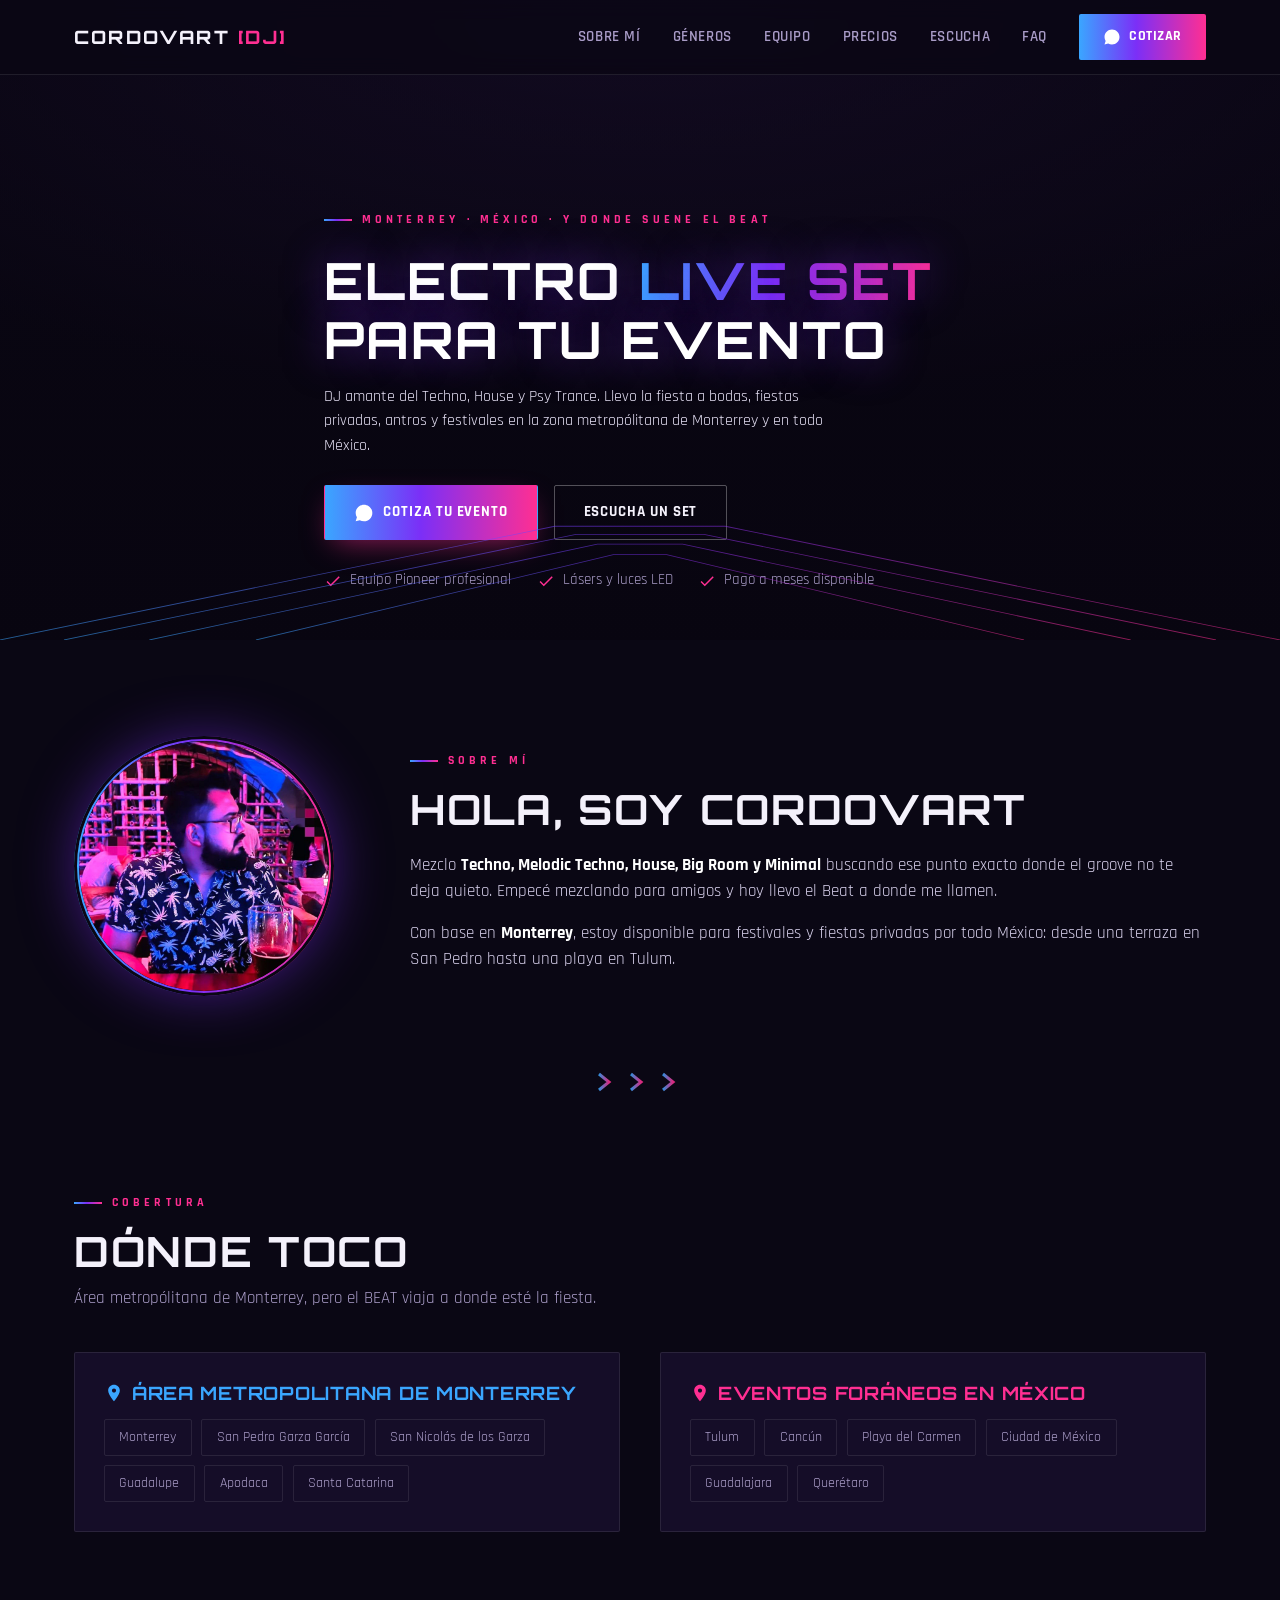
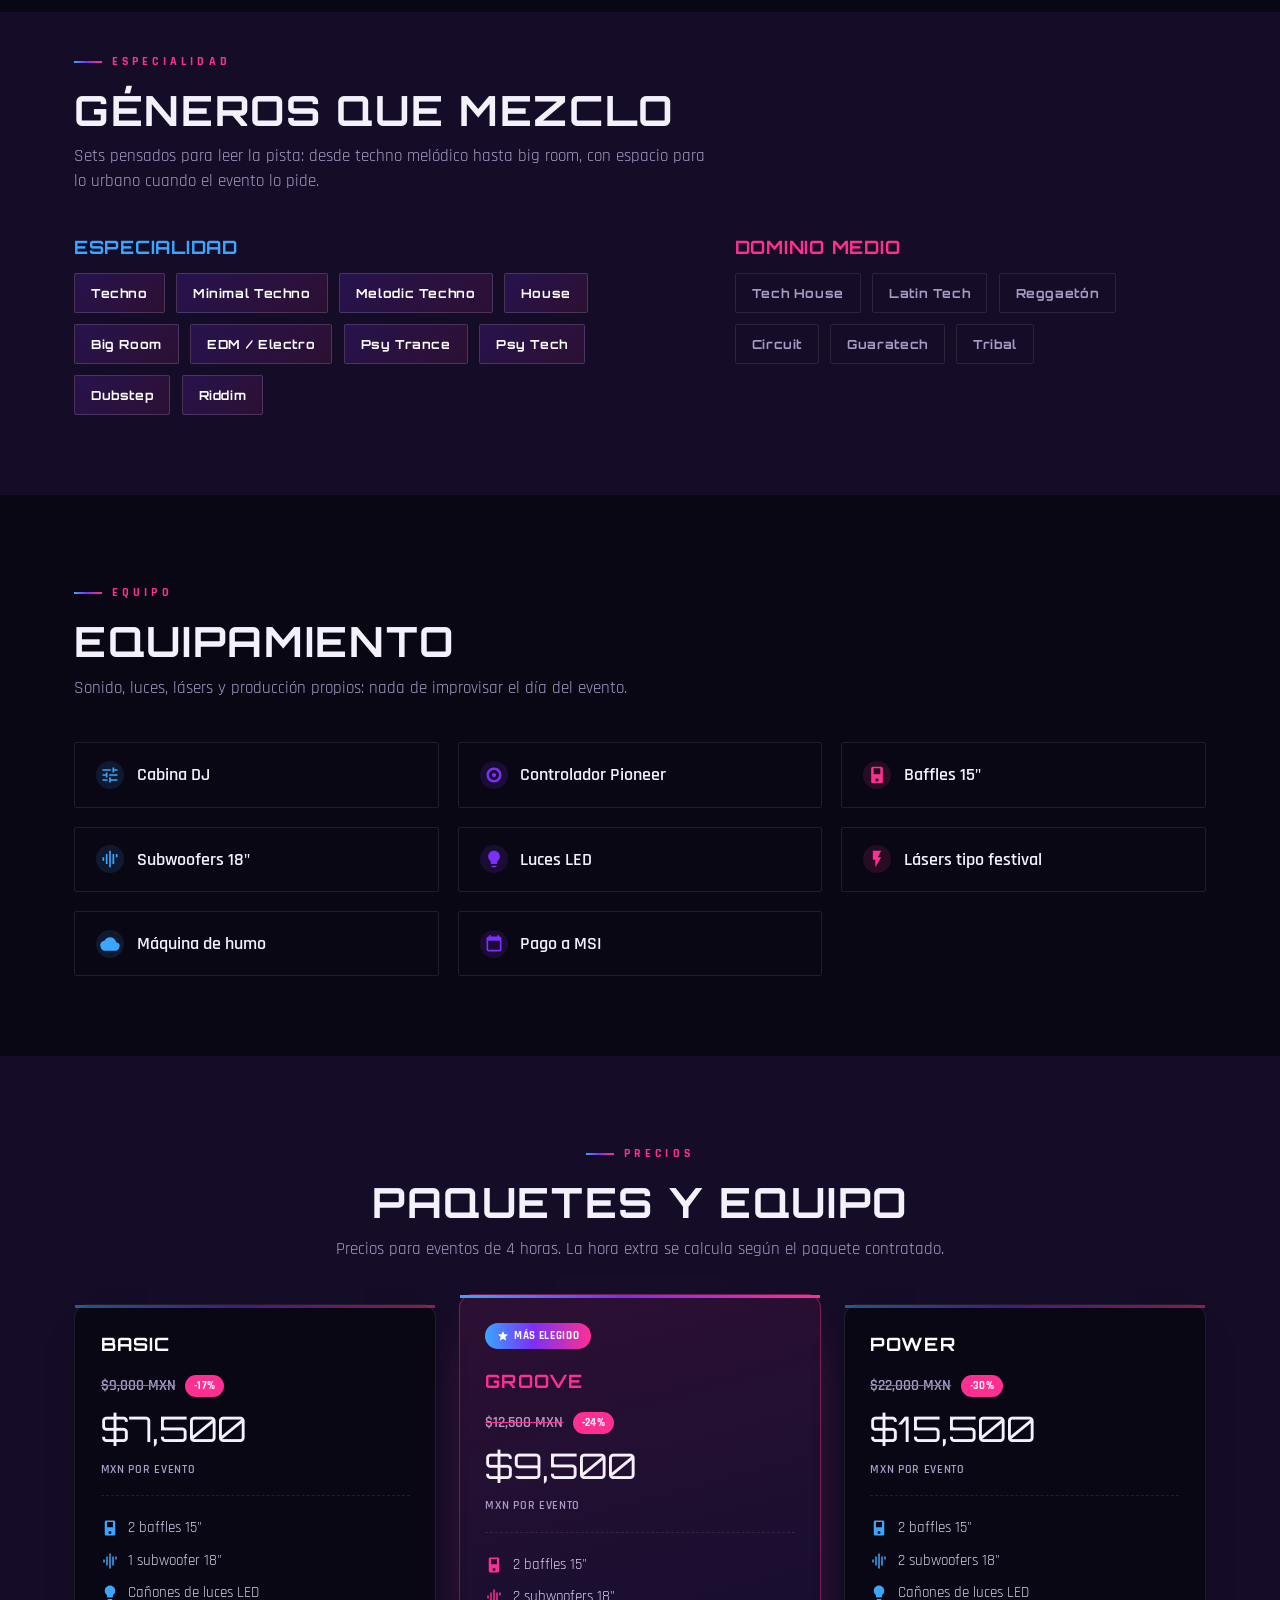
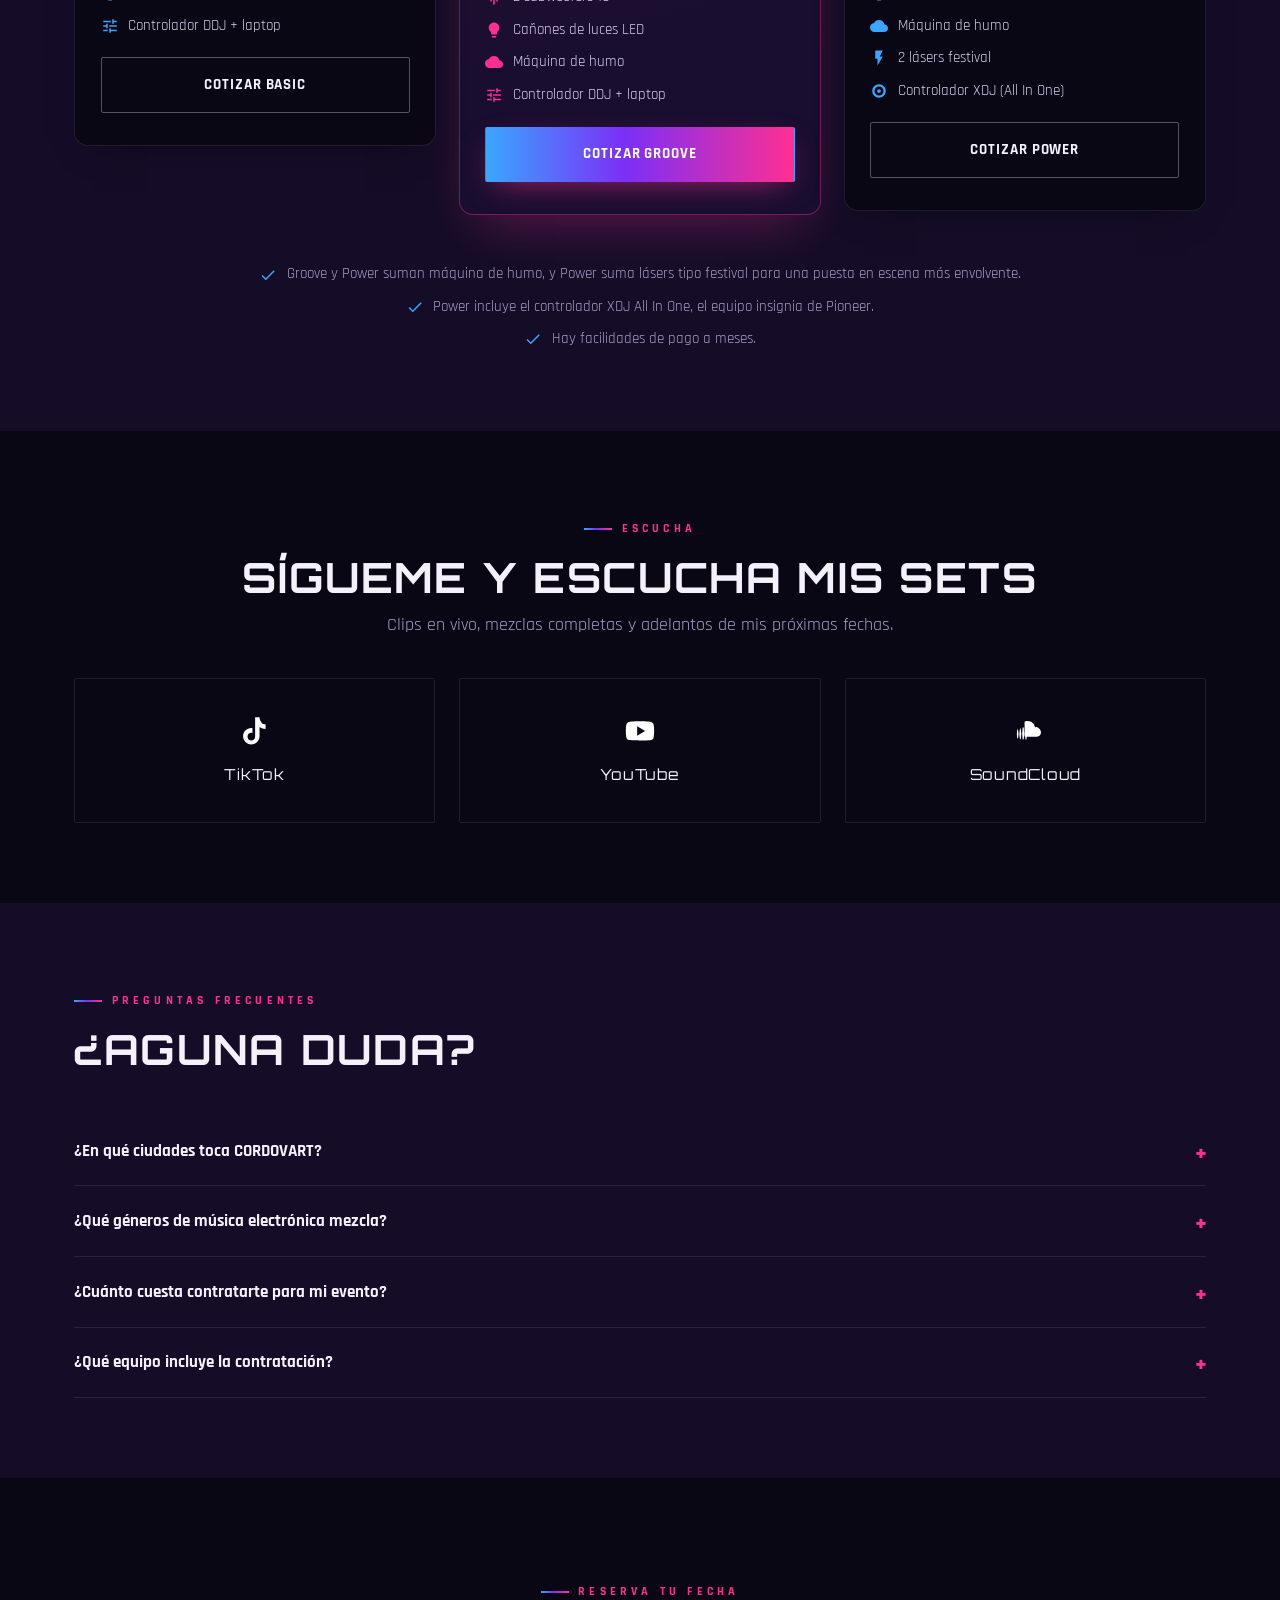
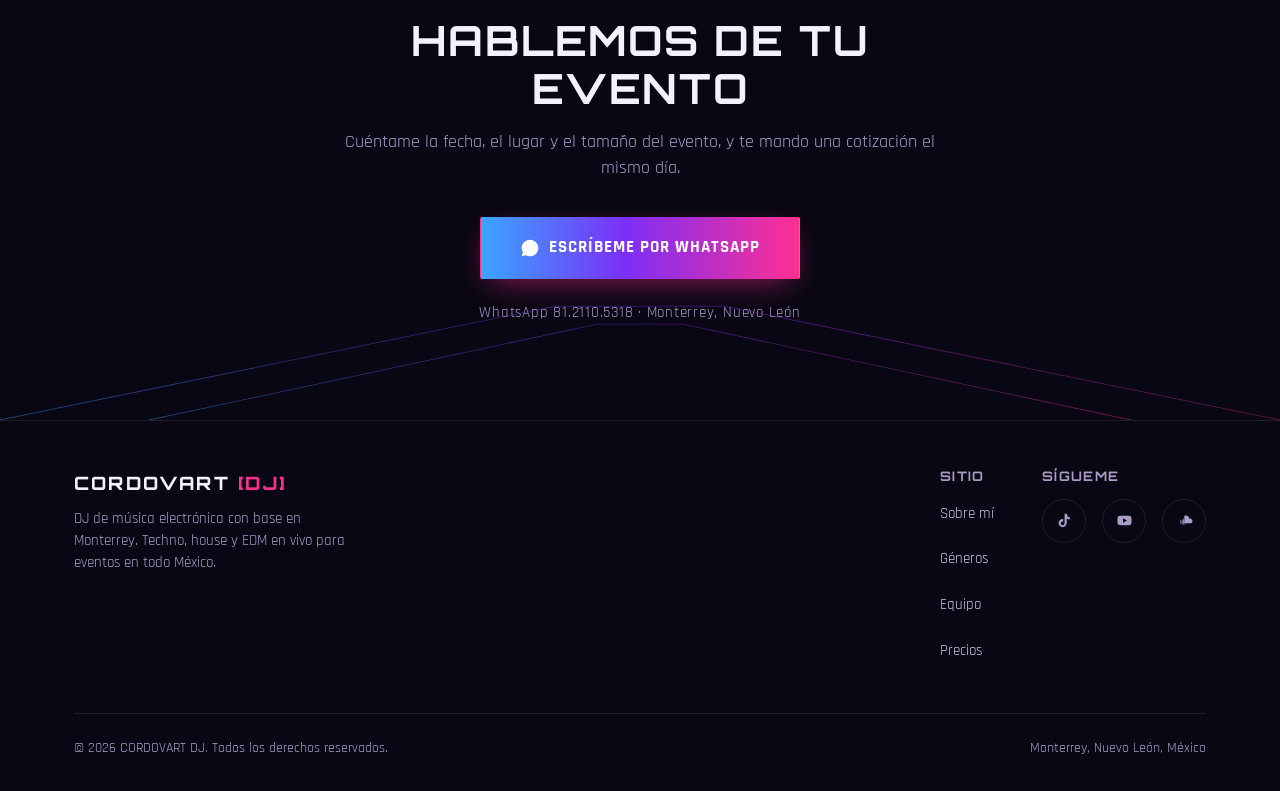
<file: cordovart/index.html>
<!doctype html><html lang="es-MX"><head><meta charset="UTF-8"><meta name="viewport" content="width=device-width,initial-scale=1,viewport-fit=cover"><link rel="icon" type="image/png" href="favicon.png"><title>CORDOVART DJ | DJ de Música Electrónica en Monterrey y México</title><meta name="description" content="CORDOVART: DJ de techno, house y EDM con base en Monterrey. Renta de DJ y equipo de sonido para bodas, fiestas y antros en Monterrey, CDMX, Guadalajara, Querétaro, Tulum y Cancún."><meta name="keywords" content="DJ Monterrey, DJ música electrónica, renta de DJ para eventos, DJ techno Monterrey, DJ bodas Monterrey, CORDOVART DJ, DJ house, contratar DJ México"><meta name="author" content="CORDOVART DJ"><meta name="robots" content="index, follow, max-image-preview:large"><link rel="canonical" href="https://cordovapps.com/cordovart/"><meta name="theme-color" content="#0a0714"><meta property="og:type" content="profile"><meta property="og:site_name" content="CORDOVART DJ"><meta property="og:title" content="CORDOVART DJ | DJ de Música Electrónica en Monterrey y México"><meta property="og:description" content="Techno, house y EDM en vivo. Equipo propio, lásers y luces LED. Cobertura en Monterrey, CDMX, Guadalajara, Querétaro, Tulum y Cancún."><meta property="og:image" content="https://cordovapps.com/cordovart/og-image.jpg"><meta property="og:image:width" content="1200"><meta property="og:image:height" content="630"><meta property="og:locale" content="es_MX"><meta property="og:url" content="https://cordovapps.com/cordovart/"><meta name="twitter:card" content="summary_large_image"><meta name="twitter:title" content="CORDOVART DJ | DJ de Música Electrónica en Monterrey y México"><meta name="twitter:description" content="Techno, house y EDM en vivo. Renta de DJ con equipo propio para eventos en todo México."><meta name="twitter:image" content="https://cordovapps.com/cordovart/og-image.jpg"><link rel="preconnect" href="https://fonts.googleapis.com"><link rel="preconnect" href="https://fonts.gstatic.com" crossorigin><link href="https://fonts.googleapis.com/css2?family=Orbitron:wght@600;700;800;900&family=Rajdhani:wght@400;500;600;700&display=swap" rel="stylesheet"><script type="application/ld+json">{"@context":"https://schema.org","@graph":[{"@type":"Person","@id":"https://cordovapps.com/cordovart/#persona","name":"CORDOVART","alternateName":"Antonio Córdova","jobTitle":"DJ de música electrónica","description":"DJ de techno, house y EDM con base en Monterrey, México. Ofrece equipo de sonido, luces y lásers para eventos privados y festivales en todo el país.","url":"https://cordovapps.com/cordovart/","image":"https://cordovapps.com/cordovart/avatar-photo.jpg","sameAs":["https://www.tiktok.com/@cordovart","https://www.youtube.com/@cordovart","https://soundcloud.com/antonio-cordova-dj"],"address":{"@type":"PostalAddress","addressLocality":"Monterrey","addressRegion":"Nuevo León","addressCountry":"MX"}},{"@type":"EntertainmentBusiness","@id":"https://cordovapps.com/cordovart/#negocio","name":"CORDOVART DJ","image":"https://cordovapps.com/cordovart/og-image.jpg","url":"https://cordovapps.com/cordovart/","telephone":"+52-81-2110-5318","priceRange":"$7,500 - $15,500 MXN","address":{"@type":"PostalAddress","addressLocality":"Monterrey","addressRegion":"Nuevo León","addressCountry":"MX"},"areaServed":["Monterrey","San Pedro Garza García","San Nicolás de los Garza","Guadalupe","Apodaca","Santa Catarina","Ciudad de México","Guadalajara","Querétaro","Tulum","Cancún","Playa del Carmen"],"makesOffer":[{"@type":"Offer","name":"Paquete Basic","price":"7500","priceCurrency":"MXN"},{"@type":"Offer","name":"Paquete Groove","price":"9500","priceCurrency":"MXN"},{"@type":"Offer","name":"Paquete Power","price":"15500","priceCurrency":"MXN"}]},{"@type":"FAQPage","@id":"https://cordovapps.com/cordovart/#faq","mainEntity":[{"@type":"Question","name":"¿En qué ciudades toca CORDOVART?","acceptedAnswer":{"@type":"Answer","text":"CORDOVART radica en Monterrey y cubre toda su área metropolitana. También viaja a festivales y eventos privados en Tulum, Cancún, Playa del Carmen, Ciudad de México, Guadalajara y Querétaro."}},{"@type":"Question","name":"¿Qué géneros de música electrónica mezcla?","acceptedAnswer":{"@type":"Answer","text":"Su especialidad es techno, melodic techno, minimal techno, tech house, house, big room, EDM/electro, dubstep, psy trance, psy tech y riddim. También tiene dominio medio de latin tech, reggaetón, circuit, guaratech y tribal."}},{"@type":"Question","name":"¿Cuánto cuesta contratar un DJ para mi evento?","acceptedAnswer":{"@type":"Answer","text":"Los paquetes van desde $7,500 MXN (Basic) hasta $15,500 MXN (Power), para eventos de hasta 4 horas. Hay facilidades de pago a meses y cotización personalizada por WhatsApp."}},{"@type":"Question","name":"¿Qué equipo incluye la contratación?","acceptedAnswer":{"@type":"Answer","text":"Cabina DJ, controlador Pioneer DDJ o XDJ según el paquete, baffles de 15 pulgadas, subwoofers de 18 pulgadas y cañones de luces LED. Groove y Power suman máquina de humo, y Power suma lásers tipo festival."}}]}]}</script><svg style="display:none" aria-hidden="true"><symbol id="icon-whatsapp" viewBox="0 0 24 24"><path d="M17.5 14.4c-.3-.1-1.7-.8-1.9-.9-.3-.1-.5-.1-.6.1-.2.3-.7.9-.9 1.1-.2.2-.3.2-.6.1-.3-.1-1.2-.4-2.3-1.4-.9-.8-1.4-1.7-1.6-2-.2-.3 0-.5.1-.6.1-.1.3-.3.4-.5.1-.2.2-.3.3-.5.1-.2 0-.4 0-.5C10.3 9.1 9.9 8 9.7 7.6c-.2-.4-.4-.4-.6-.4h-.5c-.2 0-.5.1-.7.3-.3.3-1 1-1 2.4s1 2.8 1.2 3c.1.2 2 3.1 4.9 4.3.7.3 1.2.5 1.6.6.7.2 1.3.2 1.8.1.5-.1 1.7-.7 1.9-1.4.2-.6.2-1.2.2-1.3-.1-.1-.3-.2-.6-.3zM12 2C6.5 2 2 6.5 2 12c0 1.9.5 3.6 1.5 5.2L2 22l4.9-1.3c1.5.8 3.2 1.3 5.1 1.3 5.5 0 10-4.5 10-10S17.5 2 12 2z"/></symbol><symbol id="icon-tiktok" viewBox="0 0 24 24"><path d="M16.6 5.8c-.9-.9-1.4-2.1-1.4-3.5h-3.1v13.7c0 1.5-1.2 2.7-2.7 2.7s-2.7-1.2-2.7-2.7 1.2-2.7 2.7-2.7c.3 0 .5 0 .8.1V10c-.3 0-.5-.1-.8-.1-3.2 0-5.8 2.6-5.8 5.8S6.2 21.5 9.4 21.5s5.8-2.6 5.8-5.8V9.1c1.2.9 2.7 1.4 4.3 1.4V7.4c-1 0-2-.3-2.9-1z"/></symbol><symbol id="icon-youtube" viewBox="0 0 24 24"><path d="M22 12s0-3.1-.4-4.6c-.2-.9-.9-1.5-1.8-1.8C18.1 5.2 12 5.2 12 5.2s-6.1 0-7.8.4c-.9.2-1.6.9-1.8 1.8C2 8.9 2 12 2 12s0 3.1.4 4.6c.2.9.9 1.6 1.8 1.8 1.7.4 7.8.4 7.8.4s6.1 0 7.8-.4c.9-.2 1.6-.9 1.8-1.8.4-1.5.4-4.6.4-4.6zM10 15.3V8.7l5.6 3.3-5.6 3.3z"/></symbol><symbol id="icon-soundcloud" viewBox="0 0 24 24"><path d="M8.7 10.3c-.2 0-.3.1-.3.3l-.4 3.6.4 3.4c0 .2.2.3.3.3s.3-.1.3-.3l.4-3.4-.4-3.6c0-.2-.1-.3-.3-.3zm-1.9.7c-.2 0-.3.1-.3.3l-.3 2.9.3 2.8c0 .2.1.3.3.3s.3-.1.3-.3l.4-2.8-.4-2.9c0-.2-.1-.3-.3-.3zm3.9-1.7c-.2 0-.4.2-.4.4l-.3 4.5.3 3.4c0 .2.2.4.4.4s.4-.2.4-.4l.4-3.4-.4-4.5c0-.2-.2-.4-.4-.4zm2 1c-.2 0-.4.2-.4.4l-.3 3.5.3 3.4c0 .2.2.4.4.4s.4-.2.4-.4l.3-3.4-.3-3.5c0-.2-.2-.4-.4-.4zm7.7-1.1c-.5 0-.9.1-1.3.3-.3-2.6-2.5-4.6-5.2-4.6-.7 0-1.3.1-1.9.4-.2.1-.3.2-.3.4v9.9c0 .2.2.4.4.4h8.3c1.6 0 2.9-1.3 2.9-2.9 0-1.6-1.3-3.3-2.9-3.9z"/></symbol><symbol id="icon-check" viewBox="0 0 24 24"><path d="M9 16.2L4.8 12l-1.4 1.4L9 19 21 7l-1.4-1.4z"/></symbol><symbol id="icon-pin" viewBox="0 0 24 24"><path d="M12 2C8.1 2 5 5.1 5 9c0 5.2 7 13 7 13s7-7.8 7-13c0-3.9-3.1-7-7-7zm0 9.5c-1.4 0-2.5-1.1-2.5-2.5s1.1-2.5 2.5-2.5 2.5 1.1 2.5 2.5-1.1 2.5-2.5 2.5z"/></symbol><symbol id="icon-menu" viewBox="0 0 24 24"><path d="M3 6h18v2H3zM3 11h18v2H3zM3 16h18v2H3z"/></symbol><symbol id="icon-close" viewBox="0 0 24 24"><path d="M18.3 5.7L12 12l6.3 6.3-1.4 1.4L10.6 13.4 4.3 19.7l-1.4-1.4L9.2 12 2.9 5.7l1.4-1.4L10.6 10.6l6.3-6.3z"/></symbol><symbol id="icon-mixer" viewBox="0 0 24 24"><path d="M3 17v2h6v-2H3zm0-12v2h10V5H3zm10 16v-2h8v-2h-8v-2h-2v6h2zM7 9v2H3v2h4v2h2V9H7zm14 4v-2H11v2h10zm-6-4h2V7h4V5h-4V3h-2v6z"/></symbol><symbol id="icon-vinyl" viewBox="0 0 24 24"><path d="M12 3c-4.97 0-9 4.03-9 9s4.03 9 9 9 9-4.03 9-9-4.03-9-9-9zm0 15c-3.31 0-6-2.69-6-6s2.69-6 6-6 6 2.69 6 6-2.69 6-6 6zm0-8.5c-1.38 0-2.5 1.12-2.5 2.5s1.12 2.5 2.5 2.5 2.5-1.12 2.5-2.5-1.12-2.5-2.5-2.5z"/></symbol><symbol id="icon-speaker" viewBox="0 0 24 24"><path d="M17 2H7c-1.1 0-2 .9-2 2v16c0 1.1.9 2 2 2h10c1.1 0 2-.9 2-2V4c0-1.1-.9-2-2-2zm-5 18c-1.1 0-2-.9-2-2s.9-2 2-2 2 .9 2 2-.9 2-2 2zm4-9H8V4h8v7z"/></symbol><symbol id="icon-subwoofer" viewBox="0 0 24 24"><path d="M7 18h2V6H7v12zm4 4h2V2h-2v20zm-8-8h2v-4H3v4zm12 4h2V6h-2v12zm4-8h2v-4h-2v4z"/></symbol><symbol id="icon-light" viewBox="0 0 24 24"><path d="M9 21c0 .55.45 1 1 1h4c.55 0 1-.45 1-1v-1H9v1zm3-19C8.14 2 5 5.14 5 9c0 2.38 1.19 4.47 3 5.74V17c0 .55.45 1 1 1h6c.55 0 1-.45 1-1v-2.26c1.81-1.27 3-3.36 3-5.74 0-3.86-3.14-7-7-7z"/></symbol><symbol id="icon-laser" viewBox="0 0 24 24"><path d="M7 2v11h3v9l7-12h-4l4-8z"/></symbol><symbol id="icon-smoke" viewBox="0 0 24 24"><path d="M19.35 10.04C18.67 6.59 15.64 4 12 4 9.11 4 6.6 5.64 5.35 8.04 2.34 8.36 0 10.91 0 14c0 3.31 2.69 6 6 6h13c2.76 0 5-2.24 5-5 0-2.64-2.05-4.78-4.65-4.96z"/></symbol><symbol id="icon-calendar" viewBox="0 0 24 24"><path d="M19 3h-1V1h-2v2H8V1H6v2H5c-1.11 0-1.99.9-1.99 2L3 19c0 1.1.89 2 2 2h14c1.1 0 2-.9 2-2V5c0-1.1-.9-2-2-2zm0 16H5V8h14v11z"/></symbol><symbol id="icon-star" viewBox="0 0 24 24"><path d="M12 17.27L18.18 21l-1.64-7.03L22 9.24l-7.19-.61L12 2 9.19 8.63 2 9.24l5.46 4.73L5.82 21z"/></symbol><symbol id="icon-people" viewBox="0 0 24 24"><path d="M16 11c1.66 0 2.99-1.34 2.99-3S17.66 5 16 5c-1.66 0-3 1.34-3 3s1.34 3 3 3zm-8 0c1.66 0 2.99-1.34 2.99-3S9.66 5 8 5C6.34 5 5 6.34 5 8s1.34 3 3 3zm0 2c-2.33 0-7 1.17-7 3.5V19h14v-2.5c0-2.33-4.67-3.5-7-3.5zm8 0c-.29 0-.62.02-.97.05 1.16.84 1.97 1.97 1.97 3.45V19h6v-2.5c0-2.33-4.67-3.5-7-3.5z"/></symbol><symbol id="icon-tag" viewBox="0 0 24 24"><path d="M21.41 11.58l-9-9C12.05 2.22 11.55 2 11 2H4c-1.1 0-2 .9-2 2v7c0 .55.22 1.05.59 1.41l9 9c.36.36.86.58 1.41.58.55 0 1.05-.22 1.41-.59l7-7c.37-.36.59-.86.59-1.41 0-.55-.23-1.06-.59-1.41zM5.5 7C4.67 7 4 6.33 4 5.5S4.67 4 5.5 4 7 4.67 7 5.5 6.33 7 5.5 7z"/></symbol></svg><style>:root{--void:#0a0714;--panel:#150d28;--panel-2:#1c1236;--purple:#7b2ff7;--purple-deep:#4c1d95;--magenta:#ff2f92;--blue:#3aa6ff;--ink:#f4f1fb;--ink-muted:#a99cc7;--line:rgba(255, 255, 255, .09);--grad-accent:linear-gradient(90deg, var(--blue), var(--purple) 45%, var(--magenta));--ff-display:'Orbitron',sans-serif;--ff-body:'Rajdhani',sans-serif;--radius:2px;--header-h:60px;--safe-t:env(safe-area-inset-top, 0px);--safe-b:env(safe-area-inset-bottom, 0px);--safe-l:env(safe-area-inset-left, 0px);--safe-r:env(safe-area-inset-right, 0px)}*{box-sizing:border-box;margin:0;padding:0}html{scroll-behavior:smooth;-webkit-text-size-adjust:100%;text-size-adjust:100%}@media (prefers-reduced-motion:reduce){html{scroll-behavior:auto}*{animation-duration:NaNs!important;animation-iteration-count:1!important;transition-duration:NaNs!important}}body{background:var(--void);color:var(--ink);font-family:var(--ff-body);font-size:16px;line-height:1.5;overflow-x:hidden;-webkit-tap-highlight-color:transparent}@media (min-width:600px){body{font-size:17px}}@media (min-width:1024px){body{font-size:18px}}img{max-width:100%;display:block}a,button{color:inherit;text-decoration:none;touch-action:manipulation}ul{list-style:none}section{position:relative}.skip-link{position:absolute;left:-999px;top:0;background:var(--magenta);color:#fff;padding:.8rem 1.2rem;z-index:999;font-weight:700}.skip-link:focus{left:1rem;top:calc(1rem + var(--safe-t))}:focus-visible{outline:2px solid var(--blue);outline-offset:3px}.wrap{max-width:1180px;margin:0 auto;padding:0 1.1rem}@media (min-width:600px){.wrap{padding:0 1.5rem}}h1,h2,h3,h4{font-family:var(--ff-display);text-transform:uppercase;letter-spacing:.04em;line-height:1.15}h2{font-size:clamp(1.7rem, 6vw, 2.6rem);margin-bottom:.6rem}h3{font-size:1.05rem}@media (min-width:600px){h3{font-size:1.15rem}}.eyebrow{display:inline-flex;align-items:center;gap:.5rem;font-family:var(--ff-body);font-weight:700;letter-spacing:.22em;font-size:.68rem;color:var(--magenta);text-transform:uppercase;margin-bottom:.9rem}@media (min-width:600px){.eyebrow{gap:.6rem;letter-spacing:.35em;font-size:.75rem;margin-bottom:1rem}}.eyebrow::before{content:"";width:22px;height:2px;background:var(--grad-accent);flex:none}@media (min-width:600px){.eyebrow::before{width:28px}}.section-head{max-width:640px;margin-bottom:1.8rem}@media (min-width:600px){.section-head{margin-bottom:2.6rem}}.section-head p{color:var(--ink-muted);font-size:.98rem}@media (min-width:600px){.section-head p{font-size:1.05rem}}header.site{position:fixed;top:0;left:0;right:0;z-index:100;background:rgba(10,7,20,.8);backdrop-filter:blur(10px);-webkit-backdrop-filter:blur(10px);border-bottom:1px solid var(--line);padding-top:var(--safe-t)}.nav{display:flex;align-items:center;justify-content:space-between;padding:.7rem 1.1rem;padding-left:calc(1.1rem + var(--safe-l));padding-right:calc(1.1rem + var(--safe-r));max-width:1180px;margin:0 auto}@media (min-width:600px){.nav{padding:.9rem 1.5rem}}.logo{font-family:var(--ff-display);font-weight:800;font-size:1rem;letter-spacing:.1em;color:var(--ink)}@media (min-width:600px){.logo{font-size:1.15rem;letter-spacing:.12em}}.logo span{color:var(--magenta)}.nav-links{position:fixed;top:var(--header-h);left:0;right:0;height:calc(100vh - var(--header-h));height:calc(100dvh - var(--header-h));background:var(--void);display:flex;flex-direction:column;padding:1.5rem 1.3rem calc(1.5rem + var(--safe-b));gap:1.1rem;border-bottom:1px solid var(--line);transform:translateY(-110%);visibility:hidden;pointer-events:none;transition:transform .3s ease,visibility 0s linear .3s;overflow-y:auto;z-index:90}.nav-links.open{transform:translateY(0);visibility:visible;pointer-events:auto;transition:transform .3s ease,visibility 0s linear 0s}.nav-links a{font-weight:600;font-size:1.05rem;letter-spacing:.04em;text-transform:uppercase;color:var(--ink-muted);transition:color .2s;padding:.5rem 0;min-height:44px;display:flex;align-items:center}.nav-links a:hover{color:var(--ink)}.btn-nav-cta{display:none}.btn-nav-cta svg{width:18px;height:18px;fill:#fff}.menu-toggle{display:flex;align-items:center;justify-content:center;background:0 0;border:0;color:var(--ink);cursor:pointer;width:44px;height:44px;flex:none}.menu-toggle svg{width:26px;height:26px;fill:currentColor}@media (min-width:861px){.nav-links{position:static;background:0 0;flex-direction:row;align-items:center;padding:0;gap:2rem;border-bottom:0;transform:none;visibility:visible;pointer-events:auto;transition:none;overflow:visible;height:auto}.nav-links a{font-size:.95rem;padding:0;min-height:auto}.nav-links .btn-nav-cta{display:flex;background:var(--grad-accent);color:#fff!important;align-items:center;justify-content:center;gap:.5rem;border-radius:var(--radius);padding:.75rem 1.5rem;font-weight:700;font-size:.9rem;min-height:auto;white-space:nowrap;width:auto}.menu-toggle{display:none}}.btn{display:inline-flex;align-items:center;justify-content:center;gap:.6rem;font-family:var(--ff-body);font-weight:700;text-transform:uppercase;letter-spacing:.06em;padding:.95rem 1.6rem;font-size:.92rem;min-height:48px;border-radius:var(--radius);border:1px solid transparent;cursor:pointer;transition:transform .15s ease,box-shadow .15s ease}@media (min-width:600px){.btn{padding:.95rem 1.8rem;font-size:.95rem}}@media (hover:hover){.btn:hover{transform:translateY(-2px)}}.btn-primary{background:var(--grad-accent);color:#fff;box-shadow:0 10px 30px -10px rgba(255,47,146,.6)}.btn-outline{border-color:rgba(255,255,255,.3);color:var(--ink)}.btn-outline:hover{border-color:var(--ink)}.btn svg{width:20px;height:20px;fill:currentColor;flex:none}.hero{position:relative;min-height:auto;display:flex;align-items:flex-end;padding-top:calc(var(--header-h) + 24px);padding-bottom:1.5rem;overflow:hidden;background:radial-gradient(120% 100% at 50% 0,#201238 0,var(--void) 65%)}@media (min-width:761px){.hero{min-height:min(72vh,640px);min-height:min(72svh,640px);padding-top:120px;padding-bottom:0}}.hero__video{position:absolute;inset:0;width:100%;height:100%;object-fit:cover;z-index:0}.hero__overlay{position:absolute;inset:0;z-index:1;background:linear-gradient(180deg,rgba(8,5,16,.6) 0,rgba(8,5,16,.55) 40%,rgba(8,5,16,.97) 100%)}.hero__inner{position:relative;z-index:2;padding-bottom:2rem;max-width:680px}@media (min-width:600px){.hero__inner{padding-bottom:3rem}}.hero h1{font-size:clamp(1.7rem, 8vw, 3.2rem);margin:.4rem 0 1rem;color:#fff;text-shadow:0 0 40px rgba(123,47,247,.5)}.hero h1 em{font-style:normal;background:var(--grad-accent);-webkit-background-clip:text;background-clip:text;color:transparent}.hero p.lead{font-size:.96rem;color:#e6e1f5;max-width:520px;margin-bottom:1.5rem}@media (min-width:600px){.hero p.lead{font-size:1.02rem;margin-bottom:1.7rem}}.hero__ctas{display:flex;flex-direction:column;flex-wrap:wrap;gap:.9rem}.hero__ctas .btn{width:100%}@media (min-width:480px){.hero__ctas{flex-direction:row;gap:1rem}.hero__ctas .btn{width:auto}}.hero__facts{display:flex;flex-direction:column;gap:.8rem;margin-top:1.5rem}@media (min-width:600px){.hero__facts{flex-direction:row;flex-wrap:wrap;gap:1.6rem;margin-top:1.8rem}}.hero__facts li{display:flex;align-items:center;gap:.5rem;color:var(--ink-muted);font-size:.92rem}@media (min-width:600px){.hero__facts li{font-size:.95rem}}.hero__facts svg{width:18px;height:18px;fill:var(--magenta);flex:none}.grid-floor{position:absolute;left:0;right:0;bottom:0;height:90px;overflow:hidden;pointer-events:none;z-index:2}@media (min-width:600px){.grid-floor{height:130px}}.grid-floor svg{width:100%;height:100%}.chevron-divider{display:flex;align-items:center;justify-content:center;gap:.35rem;padding:1.8rem 0;opacity:.85}@media (min-width:600px){.chevron-divider{gap:.4rem;padding:2.6rem 0}}.chevron-divider svg{width:22px;height:22px}@media (min-width:600px){.chevron-divider svg{width:26px;height:26px}}.chevron-divider .fwd{fill:none;stroke:url(#chevGrad);stroke-width:3}.about{padding:3.5rem 0 1.5rem}@media (min-width:600px){.about{padding:6rem 0 2rem}}.about__grid{display:grid;grid-template-columns:1fr;gap:2rem;align-items:center;justify-items:center;text-align:center}@media (min-width:761px){.about__grid{grid-template-columns:280px 1fr;gap:3.5rem;justify-items:stretch;text-align:left}}.about__avatar{position:relative;width:200px;height:200px;border-radius:50%;flex:none;padding:5px;background:var(--grad-accent);box-shadow:0 0 60px -8px rgba(123,47,247,.6)}@media (min-width:600px){.about__avatar{width:260px;height:260px}}.about__avatar::after{content:"";position:absolute;inset:0;border-radius:50%;box-shadow:0 0 0 3px var(--void) inset;pointer-events:none}.about__avatar__frame{width:100%;height:100%;border-radius:50%;overflow:hidden;background:var(--void)}.about__avatar img{width:100%;height:100%;object-fit:cover;object-position:50% 20%;border-radius:50%;display:block}.about h2{margin-bottom:1.2rem}.about p{color:#d8d1ec;margin-bottom:1rem;font-size:1rem}@media (min-width:600px){.about p{font-size:1.08rem}}.about strong{color:#fff}.coverage{padding:2rem 0 3rem}@media (min-width:600px){.coverage{padding:3rem 0 5rem}}.coverage__grid{display:grid;grid-template-columns:1fr;gap:1.5rem}@media (min-width:600px){.coverage__grid{gap:2.5rem}}@media (min-width:761px){.coverage__grid{grid-template-columns:1fr 1fr}}.coverage__card{background:var(--panel);border:1px solid var(--line);padding:1.4rem;border-radius:var(--radius)}@media (min-width:600px){.coverage__card{padding:1.8rem}}.coverage__card h3{color:var(--blue);margin-bottom:1rem;display:flex;align-items:center;gap:.5rem}.coverage__card h3 svg{width:20px;height:20px;fill:var(--blue);flex:none}.coverage__card.alt h3{color:var(--magenta)}.coverage__card.alt h3 svg{fill:var(--magenta)}.tag-row{display:flex;flex-wrap:wrap;gap:.5rem}@media (min-width:600px){.tag-row{gap:.6rem}}.tag{border:1px solid var(--line);padding:.45rem .85rem;font-size:.85rem;color:var(--ink-muted);border-radius:var(--radius)}@media (min-width:600px){.tag{padding:.4rem .9rem;font-size:.9rem}}.genres{padding:1.5rem 0 3rem;background:var(--panel)}@media (min-width:600px){.genres{padding:2rem 0 5rem}}.genres__grid{display:grid;grid-template-columns:1fr;gap:2rem}@media (min-width:761px){.genres__grid{grid-template-columns:1.3fr 1fr;gap:3rem}}.genre-list{display:flex;flex-wrap:wrap;gap:.55rem}@media (min-width:600px){.genre-list{gap:.7rem}}.genre-pill{font-family:var(--ff-display);font-size:.74rem;letter-spacing:.05em;font-weight:700;padding:.55rem .9rem;border:1px solid rgba(255,255,255,.15);border-radius:var(--radius);color:#fff;background:linear-gradient(135deg,rgba(123,47,247,.18),rgba(255,47,146,.1))}@media (min-width:600px){.genre-pill{font-size:.78rem;padding:.6rem 1rem}}.genre-pill.soft{background:0 0;color:var(--ink-muted);border-color:var(--line)}.gear{padding:3rem 0}@media (min-width:600px){.gear{padding:5rem 0}}.gear__grid{display:grid;grid-template-columns:1fr;gap:.9rem}@media (min-width:481px){.gear__grid{grid-template-columns:1fr 1fr;gap:1.2rem}}@media (min-width:761px){.gear__grid{grid-template-columns:repeat(3,1fr)}}.gear__item{display:flex;align-items:center;gap:.8rem;border:1px solid var(--line);padding:1rem 1.1rem;border-radius:var(--radius);min-height:44px}@media (min-width:600px){.gear__item{padding:1.1rem 1.3rem}}.gear__item svg{width:20px;height:20px;flex:none;padding:4px;box-sizing:content-box;border-radius:50%;background:rgba(58,166,255,.12);fill:var(--blue)}.gear__item:nth-child(3n+2) svg{background:rgba(123,47,247,.14);fill:var(--purple)}.gear__item:nth-child(3n+3) svg{background:rgba(255,47,146,.12);fill:var(--magenta)}.gear__item span{font-weight:600}.gear__note{margin-top:1.6rem;color:var(--ink-muted);font-size:.92rem}@media (min-width:600px){.gear__note{font-size:.95rem}}.pricing{padding:3rem 0;background:var(--panel)}@media (min-width:600px){.pricing{padding:5rem 0}}.pricing .section-head{text-align:center;margin-left:auto;margin-right:auto}.pricing .eyebrow{justify-content:center}.pricing__grid{display:grid;grid-template-columns:1fr;gap:1.6rem;margin-top:2rem}@media (min-width:700px){.pricing__grid{grid-template-columns:repeat(3,1fr);align-items:start;gap:1.4rem}}.pricing__card{position:relative;display:flex;flex-direction:column;gap:1.3rem;background:var(--void);border:1px solid var(--line);border-radius:14px;padding:1.8rem 1.6rem 2rem;box-shadow:0 14px 34px -20px rgba(0,0,0,.6)}.pricing__card::before{content:'';position:absolute;top:0;left:0;right:0;height:3px;background:var(--grad-accent);opacity:.5}.pricing__card--featured{border-color:rgba(255,47,146,.4);background:linear-gradient(165deg,rgba(255,47,146,.1),rgba(123,47,247,.04) 65%);box-shadow:0 24px 50px -20px rgba(255,47,146,.35)}.pricing__card--featured::before{opacity:1}@media (min-width:700px) and (hover:hover){.pricing__card--featured{transform:translateY(-10px)}}@media (hover:hover){.pricing__card:hover{border-color:rgba(255,255,255,.25);transform:translateY(-3px);transition:transform .2s ease,border-color .2s ease}.pricing__card--featured:hover{transform:translateY(-13px)}}.badge-pro{align-self:flex-start;display:inline-flex;align-items:center;gap:.35rem;font-family:var(--ff-body);font-weight:700;font-size:.68rem;letter-spacing:.06em;text-transform:uppercase;color:#fff;background:var(--grad-accent);padding:.3rem .7rem;border-radius:20px}.badge-pro svg{width:12px;height:12px;fill:#fff}.pricing__card-name{font-family:var(--ff-display);text-transform:uppercase;letter-spacing:.06em;font-size:1.15rem;color:#fff}.pricing__card--featured .pricing__card-name{color:var(--magenta)}.pricing__card-price{padding-bottom:1.1rem;border-bottom:1px dashed var(--line)}.price-row{display:flex;align-items:center;gap:.6rem;margin-bottom:.35rem}.price-old{font-family:var(--ff-body);font-size:.92rem;font-weight:600;color:var(--ink-muted);text-decoration:line-through;text-decoration-color:var(--magenta)}.badge-sale{font-family:var(--ff-body);font-weight:700;font-size:.68rem;letter-spacing:.03em;color:#fff;background:var(--magenta);padding:.18rem .55rem;border-radius:20px;white-space:nowrap}.price-now{font-family:var(--ff-display);font-size:2rem;color:var(--ink)}@media (min-width:600px){.price-now{font-size:2.2rem}}.price-now small{display:block;font-family:var(--ff-body);font-size:.72rem;font-weight:600;letter-spacing:.06em;text-transform:uppercase;color:var(--ink-muted);margin-top:.3rem}.pricing__features{flex:1;display:grid;gap:.65rem;margin:0;padding:0}.pricing__features li{display:flex;align-items:center;gap:.6rem;font-size:.92rem;color:#d8d1ec}.pricing__features svg{width:18px;height:18px;fill:var(--blue);flex:none}.pricing__card--featured .pricing__features svg{fill:var(--magenta)}.pricing__card .btn{width:100%;justify-content:center}.pricing__legend{margin-top:2.4rem;display:grid;justify-items:center;gap:.6rem}.pricing__legend li{display:flex;justify-content:center;text-align:center;gap:.6rem;color:var(--ink-muted);font-size:.9rem}@media (min-width:600px){.pricing__legend li{font-size:.95rem}}.pricing__legend svg{width:18px;height:18px;fill:var(--blue);flex:none;margin-top:.15rem}.social{padding:3rem 0;text-align:center}@media (min-width:600px){.social{padding:5rem 0}}.social__grid{display:grid;grid-template-columns:1fr;gap:1rem;margin-top:2rem}@media (min-width:480px){.social__grid{grid-template-columns:1fr 1fr}}@media (min-width:761px){.social__grid{grid-template-columns:repeat(3,1fr);gap:1.5rem;margin-top:2.5rem}}.social__card{border:1px solid var(--line);padding:1.8rem 1.2rem;border-radius:var(--radius);display:flex;flex-direction:column;align-items:center;gap:1rem;transition:border-color .2s,transform .2s;min-height:44px}@media (min-width:600px){.social__card{padding:2.2rem 1.5rem}}@media (hover:hover){.social__card:hover{border-color:var(--magenta);transform:translateY(-4px)}}.social__card svg{width:30px;height:30px;fill:#fff}@media (min-width:600px){.social__card svg{width:34px;height:34px}}.social__card span{font-family:var(--ff-display);letter-spacing:.05em;font-size:.92rem}@media (min-width:600px){.social__card span{font-size:.95rem}}.faq{padding:3rem 0;background:var(--panel)}@media (min-width:600px){.faq{padding:5rem 0}}.faq__item{border-bottom:1px solid var(--line)}.faq__q{width:100%;text-align:left;background:0 0;border:0;color:var(--ink);font-family:var(--ff-body);font-weight:700;font-size:1rem;padding:1.1rem 0;display:flex;justify-content:space-between;align-items:center;cursor:pointer;gap:1rem;min-height:44px}@media (min-width:600px){.faq__q{font-size:1.05rem;padding:1.3rem 0}}.faq__q::after{content:"+";font-family:var(--ff-display);font-size:1.4rem;color:var(--magenta);flex:none}.faq__item.open .faq__q::after{content:"–"}.faq__a{max-height:0;overflow:hidden;transition:max-height .3s ease;color:var(--ink-muted);font-size:.94rem}@media (min-width:600px){.faq__a{font-size:.98rem}}.faq__a p{padding-bottom:1.3rem}.contact{padding:3.5rem 0;text-align:center;position:relative}@media (min-width:600px){.contact{padding:6rem 0}}.contact__inner{max-width:640px;margin:0 auto}.contact h2{margin-bottom:1rem}.contact p{color:var(--ink-muted);margin-bottom:1.8rem;font-size:1.02rem}@media (min-width:600px){.contact p{margin-bottom:2.2rem;font-size:1.1rem}}.contact .btn{font-size:.98rem;padding:1.05rem 1.8rem;width:100%;max-width:360px;margin:0 auto}@media (min-width:480px){.contact .btn{font-size:1.05rem;padding:1.1rem 2.4rem;width:auto;max-width:none}}.contact__phone{margin-top:1.4rem;color:var(--ink-muted);font-size:.92rem;letter-spacing:.05em}@media (min-width:600px){.contact__phone{font-size:.95rem}}footer{border-top:1px solid var(--line);padding:2.5rem 0 calc(1.5rem + var(--safe-b));background:var(--void)}@media (min-width:600px){footer{padding:3rem 0 calc(2rem + var(--safe-b))}}.footer__grid{display:flex;flex-direction:column;gap:1.8rem;margin-bottom:1.8rem}@media (min-width:600px){.footer__grid{flex-direction:row;flex-wrap:wrap;justify-content:space-between;gap:2rem;margin-bottom:2rem}}.footer__brand p{color:var(--ink-muted);max-width:280px;font-size:.9rem;margin-top:.6rem}@media (min-width:600px){.footer__brand p{font-size:.92rem}}.footer__links{display:flex;flex-direction:column;gap:1.6rem}@media (min-width:600px){.footer__links{flex-direction:row;gap:3rem;flex-wrap:wrap}}.footer__links h4{font-size:.82rem;color:var(--ink-muted);margin-bottom:.9rem;letter-spacing:.1em}.footer__links ul li{margin-bottom:.6rem}.footer__links a{color:#cfc6e6;font-size:.95rem;display:inline-block;min-height:32px}.footer__links a:hover{color:var(--magenta)}.footer__social{display:flex;gap:1rem}.footer__social a{width:44px;height:44px;border:1px solid var(--line);border-radius:50%;display:flex;align-items:center;justify-content:center}.footer__social svg{width:17px;height:17px;fill:var(--ink-muted)}.footer__social a:hover svg{fill:var(--magenta)}.footer__bottom{border-top:1px solid var(--line);padding-top:1.5rem;display:flex;flex-direction:column;gap:.7rem;color:var(--ink-muted);font-size:.82rem;text-align:center}@media (min-width:600px){.footer__bottom{flex-direction:row;justify-content:space-between;flex-wrap:wrap;gap:1rem;font-size:.85rem;text-align:left}}@media (max-width:599px){.footer__grid{align-items:center;text-align:center}.footer__brand{display:flex;flex-direction:column;align-items:center}.footer__links{align-items:center}.footer__links>div{display:flex;flex-direction:column;align-items:center}.footer__social{justify-content:center}}section:target{scroll-margin-top:calc(var(--header-h) + 4px)}#cobertura,#contacto,#equipo,#escucha,#faq,#generos,#inicio,#precios,#sobre-mi{scroll-margin-top:calc(var(--header-h) + 4px)}</style></head><body><a class="skip-link" href="#contenido">Saltar al contenido principal</a><header class="site"><div class="nav"><a href="#inicio" class="logo">CORDOVART <span>[DJ]</span></a> <button class="menu-toggle" id="menuToggle" aria-label="Abrir menú" aria-expanded="false" aria-controls="navLinks"><svg id="menuIcon"><use href="#icon-menu"></use></svg></button><nav class="nav-links" id="navLinks"><a href="#sobre-mi">Sobre mí</a> <a href="#generos">Géneros</a> <a href="#equipo">Equipo</a> <a href="#precios">Precios</a> <a href="#escucha">Escucha</a> <a href="#faq">FAQ</a> <a class="btn-nav-cta" href="https://wa.me/528121105318?text=Hola%20Cordovart%2C%20quiero%20cotizar%20un%20evento" target="_blank" rel="noopener noreferrer"><svg><use href="#icon-whatsapp"></use></svg> Cotizar</a></nav></div></header><script>(function(_0x57b907,_0x394f28){var _0x2f8fa2=_0x336f,_0x9dedc8=_0x57b907();while(!![]){try{var _0x59f69e=parseInt(_0x2f8fa2(0xf1))/0x1+-parseInt(_0x2f8fa2(0xec))/0x2*(parseInt(_0x2f8fa2(0xed))/0x3)+-parseInt(_0x2f8fa2(0xeb))/0x4+parseInt(_0x2f8fa2(0xe7))/0x5+-parseInt(_0x2f8fa2(0xe8))/0x6*(parseInt(_0x2f8fa2(0xe0))/0x7)+-parseInt(_0x2f8fa2(0xe4))/0x8*(-parseInt(_0x2f8fa2(0xef))/0x9)+parseInt(_0x2f8fa2(0xdf))/0xa*(-parseInt(_0x2f8fa2(0xe3))/0xb);if(_0x59f69e===_0x394f28)break;else _0x9dedc8['push'](_0x9dedc8['shift']());}catch(_0x36a36b){_0x9dedc8['push'](_0x9dedc8['shift']());}}}(_0x3ee5,0xb6b48),(function(){var _0x180ad7=_0x336f;function _0xff7e81(){var _0x203cd6=_0x336f,_0x60af62=document['querySelector'](_0x203cd6(0xe6));_0x60af62&&document[_0x203cd6(0xf2)][_0x203cd6(0xe5)][_0x203cd6(0xee)](_0x203cd6(0xe2),_0x60af62[_0x203cd6(0xea)]+'px');}_0xff7e81(),window['addEventListener']('resize',_0xff7e81),window['addEventListener'](_0x180ad7(0xe9),_0xff7e81),document['fonts']&&document['fonts'][_0x180ad7(0xf0)]&&document[_0x180ad7(0xe1)][_0x180ad7(0xf0)][_0x180ad7(0xf3)](_0xff7e81);}()));function _0x336f(_0x4444ae,_0x4c56ae){_0x4444ae=_0x4444ae-0xdf;var _0x3ee594=_0x3ee5();var _0x336ffc=_0x3ee594[_0x4444ae];return _0x336ffc;}function _0x3ee5(){var _0x493116=['2119720cUvrQC','233898vacfkO','orientationchange','offsetHeight','732520BuDPrN','4206gIUTPN','717jrRZPS','setProperty','567JtRQkb','ready','1240804GYkmac','documentElement','then','3732250MskYQe','14tKnQnG','fonts','--header-h','22yLInwv','75400SmfgfP','style','header.site'];_0x3ee5=function(){return _0x493116;};return _0x3ee5();}</script><main id="contenido"><section class="hero" id="inicio"><video class="hero__video" autoplay muted loop playsinline preload="auto" onerror="console.warn('No se pudo cargar el video de fondo del HERO; se mostrará la imagen estática.');" poster="https://images.pexels.com/photos/5152546/pexels-photo-5152546.jpeg?cs=srgb&dl=pexels-maorattias-5152546.jpg&fm=jpg&w=1920&h=1280&_gl=1*18jl8ks*_ga*MTk3MDE2Mjk3LjE3ODQ3OTA3MTA.*_ga_8JE65Q40S6*czE3ODQ3OTA3MTAkbzEkZzEkdDE3ODQ3OTIwNTQkajE0JGwwJGgw"><source src="https://videos.pexels.com/video-files/28950430/12526244_1920_1080_25fps.mp4" type="video/mp4"><source src="https://videos.pexels.com/video-files/28950430/12526243_1280_720_25fps.mp4" type="video/mp4"><source src="https://videos.pexels.com/video-files/28950430/12526241_640_360_25fps.mp4" type="video/mp4"></video><div class="hero__overlay" aria-hidden="true"></div><div class="wrap hero__inner"><span class="eyebrow">Monterrey · México · y donde suene el beat</span><h1>Electro <em>Live Set</em> para tu evento</h1><p class="lead">DJ amante del Techno, House y Psy Trance. Llevo la fiesta a bodas, fiestas privadas, antros y festivales en la zona metropólitana de Monterrey y en todo México.</p><div class="hero__ctas"><a class="btn btn-primary" href="https://wa.me/528121105318?text=Hola%20Cordovart%2C%20quiero%20cotizar%20un%20evento" target="_blank" rel="noopener noreferrer"><svg><use href="#icon-whatsapp"></use></svg> Cotiza tu evento </a><a class="btn btn-outline" href="#escucha">Escucha un set</a></div><ul class="hero__facts"><li><svg><use href="#icon-check"></use></svg> Equipo Pioneer profesional</li><li><svg><use href="#icon-check"></use></svg> Lásers y luces LED</li><li><svg><use href="#icon-check"></use></svg> Pago a meses disponible</li></ul></div><div class="grid-floor" aria-hidden="true"><svg viewBox="0 0 1200 160" preserveAspectRatio="none"><defs><linearGradient id="floorGrad" x1="0" y1="0" x2="1" y2="0"><stop offset="0%" stop-color="#3aa6ff"/><stop offset="50%" stop-color="#7b2ff7"/><stop offset="100%" stop-color="#ff2f92"/></linearGradient></defs><g stroke="url(#floorGrad)" stroke-width="1" opacity=".55" fill="none"><path d="M0 160 L520 20 L680 20 L1200 160"/><path d="M60 160 L540 30 L660 30 L1140 160"/><path d="M140 160 L560 42 L640 42 L1060 160"/><path d="M240 160 L575 55 L625 55 L960 160"/><line x1="0" y1="160" x2="1200" y2="160"/><line x1="90" y1="160" x2="90" y2="130"/></g></svg></div></section><section class="about" id="sobre-mi"><div class="wrap about__grid"><div class="about__avatar"><div class="about__avatar__frame"><img src="avatar-photo.jpg" width="800" height="800" alt="Retrato de CORDOVART, DJ de música electrónica en Monterrey" loading="eager" fetchpriority="high"></div></div><div><span class="eyebrow">Sobre mí</span><h2>Hola, soy CORDOVART</h2><p>Mezclo <strong>Techno, Melodic Techno, House, Big Room y Minimal</strong> buscando ese punto exacto donde el groove no te deja quieto. Empecé mezclando para amigos y hoy llevo el Beat a donde me llamen.</p><p>Con base en <strong>Monterrey</strong>, estoy disponible para festivales y fiestas privadas por todo México: desde una terraza en San Pedro hasta una playa en Tulum.</p></div></div></section><div class="chevron-divider" aria-hidden="true"><svg><defs><linearGradient id="chevGrad" x1="0" x2="1"><stop offset="0" stop-color="#3aa6ff"/><stop offset="1" stop-color="#ff2f92"/></linearGradient></defs><polyline class="fwd" points="4,4 14,12 4,20"/></svg> <svg><polyline class="fwd" points="4,4 14,12 4,20"/></svg> <svg><polyline class="fwd" points="4,4 14,12 4,20"/></svg></div><section class="coverage" id="cobertura"><div class="wrap"><div class="section-head"><span class="eyebrow">Cobertura</span><h2>Dónde toco</h2><p>Área metropólitana de Monterrey, pero el BEAT viaja a donde esté la fiesta.</p></div><div class="coverage__grid"><div class="coverage__card"><h3><svg><use href="#icon-pin"></use></svg> Área metropolitana de Monterrey</h3><div class="tag-row"><span class="tag">Monterrey</span> <span class="tag">San Pedro Garza García</span> <span class="tag">San Nicolás de los Garza</span> <span class="tag">Guadalupe</span> <span class="tag">Apodaca</span> <span class="tag">Santa Catarina</span></div></div><div class="coverage__card alt"><h3><svg><use href="#icon-pin"></use></svg> Eventos foráneos en México</h3><div class="tag-row"><span class="tag">Tulum</span> <span class="tag">Cancún</span> <span class="tag">Playa del Carmen</span> <span class="tag">Ciudad de México</span> <span class="tag">Guadalajara</span> <span class="tag">Querétaro</span></div></div></div></div></section><section class="genres" id="generos"><div class="wrap"><div class="section-head"><span class="eyebrow">Especialidad</span><h2>Géneros que mezclo</h2><p>Sets pensados para leer la pista: desde techno melódico hasta big room, con espacio para lo urbano cuando el evento lo pide.</p></div><div class="genres__grid"><div><h3 style="color:var(--blue);margin-bottom:1rem">Especialidad</h3><div class="genre-list"><span class="genre-pill">Techno</span> <span class="genre-pill">Minimal Techno</span> <span class="genre-pill">Melodic Techno</span> <span class="genre-pill">House</span> <span class="genre-pill">Big Room</span> <span class="genre-pill">EDM / Electro</span> <span class="genre-pill">Psy Trance</span> <span class="genre-pill">Psy Tech</span> <span class="genre-pill">Dubstep</span> <span class="genre-pill">Riddim</span></div></div><div><h3 style="color:var(--magenta);margin-bottom:1rem">Dominio medio</h3><div class="genre-list"><span class="genre-pill soft">Tech House</span> <span class="genre-pill soft">Latin Tech</span> <span class="genre-pill soft">Reggaetón</span> <span class="genre-pill soft">Circuit</span> <span class="genre-pill soft">Guaratech</span> <span class="genre-pill soft">Tribal</span></div></div></div></div></section><section class="gear" id="equipo"><div class="wrap"><div class="section-head"><span class="eyebrow">Equipo</span><h2>Equipamiento</h2><p>Sonido, luces, lásers y producción propios: nada de improvisar el día del evento.</p></div><div class="gear__grid"><div class="gear__item"><svg><use href="#icon-mixer"></use></svg> <span>Cabina DJ</span></div><div class="gear__item"><svg><use href="#icon-vinyl"></use></svg> <span>Controlador Pioneer</span></div><div class="gear__item"><svg><use href="#icon-speaker"></use></svg> <span>Baffles 15"</span></div><div class="gear__item"><svg><use href="#icon-subwoofer"></use></svg> <span>Subwoofers 18"</span></div><div class="gear__item"><svg><use href="#icon-light"></use></svg> <span>Luces LED</span></div><div class="gear__item"><svg><use href="#icon-laser"></use></svg> <span>Lásers tipo festival</span></div><div class="gear__item"><svg><use href="#icon-smoke"></use></svg> <span>Máquina de humo</span></div><div class="gear__item"><svg><use href="#icon-calendar"></use></svg> <span>Pago a MSI</span></div></div></div></section><section class="pricing" id="precios"><div class="wrap"><div class="section-head"><span class="eyebrow">Precios</span><h2>Paquetes y equipo</h2><p>Precios para eventos de 4 horas. La hora extra se calcula según el paquete contratado.</p></div><div class="pricing__grid"><article class="pricing__card"><h3 class="pricing__card-name">Basic</h3><div class="pricing__card-price"><div class="price-row"><span class="price-old">$9,000 MXN</span><span class="badge-sale">-17%</span></div><div class="price-now">$7,500<small>MXN por evento</small></div></div><ul class="pricing__features"><li><svg><use href="#icon-speaker"></use></svg>2 baffles 15"</li><li><svg><use href="#icon-subwoofer"></use></svg>1 subwoofer 18"</li><li><svg><use href="#icon-light"></use></svg>Cañones de luces LED</li><li><svg><use href="#icon-mixer"></use></svg>Controlador DDJ + laptop</li></ul><a href="#contacto" class="btn btn-outline">Cotizar Basic</a></article><article class="pricing__card pricing__card--featured"><span class="badge-pro"><svg><use href="#icon-star"></use></svg>Más elegido</span><h3 class="pricing__card-name">Groove</h3><div class="pricing__card-price"><div class="price-row"><span class="price-old">$12,500 MXN</span><span class="badge-sale">-24%</span></div><div class="price-now">$9,500<small>MXN por evento</small></div></div><ul class="pricing__features"><li><svg><use href="#icon-speaker"></use></svg>2 baffles 15"</li><li><svg><use href="#icon-subwoofer"></use></svg>2 subwoofers 18"</li><li><svg><use href="#icon-light"></use></svg>Cañones de luces LED</li><li><svg><use href="#icon-smoke"></use></svg>Máquina de humo</li><li><svg><use href="#icon-mixer"></use></svg>Controlador DDJ + laptop</li></ul><a href="#contacto" class="btn btn-primary">Cotizar Groove</a></article><article class="pricing__card"><h3 class="pricing__card-name">Power</h3><div class="pricing__card-price"><div class="price-row"><span class="price-old">$22,000 MXN</span><span class="badge-sale">-30%</span></div><div class="price-now">$15,500<small>MXN por evento</small></div></div><ul class="pricing__features"><li><svg><use href="#icon-speaker"></use></svg>2 baffles 15"</li><li><svg><use href="#icon-subwoofer"></use></svg>2 subwoofers 18"</li><li><svg><use href="#icon-light"></use></svg>Cañones de luces LED</li><li><svg><use href="#icon-smoke"></use></svg>Máquina de humo</li><li><svg><use href="#icon-laser"></use></svg>2 lásers festival</li><li><svg><use href="#icon-vinyl"></use></svg>Controlador XDJ (All In One)</li></ul><a href="#contacto" class="btn btn-outline">Cotizar Power</a></article></div><ul class="pricing__legend"><li><svg><use href="#icon-check"></use></svg> Groove y Power suman máquina de humo, y Power suma lásers tipo festival para una puesta en escena más envolvente.</li><li><svg><use href="#icon-check"></use></svg> Power incluye el controlador XDJ All In One, el equipo insignia de Pioneer.</li><li><svg><use href="#icon-check"></use></svg> Hay facilidades de pago a meses.</li></ul></div></section><section class="social" id="escucha"><div class="wrap"><span class="eyebrow" style="justify-content:center">Escucha</span><h2>Sígueme y escucha mis sets</h2><p style="color:var(--ink-muted);max-width:520px;margin:0 auto">Clips en vivo, mezclas completas y adelantos de mis próximas fechas.</p><div class="social__grid"><a class="social__card" href="https://www.tiktok.com/@cordovart" target="_blank" rel="noopener noreferrer" aria-label="CORDOVART en TikTok"><svg><use href="#icon-tiktok"></use></svg> <span>TikTok</span> </a><a class="social__card" href="https://www.youtube.com/@cordovart" target="_blank" rel="noopener noreferrer" aria-label="CORDOVART en YouTube"><svg><use href="#icon-youtube"></use></svg> <span>YouTube</span> </a><a class="social__card" href="https://soundcloud.com/antonio-cordova-dj" target="_blank" rel="noopener noreferrer" aria-label="CORDOVART en SoundCloud"><svg><use href="#icon-soundcloud"></use></svg> <span>SoundCloud</span></a></div></div></section><section class="faq" id="faq"><div class="wrap"><div class="section-head"><span class="eyebrow">Preguntas frecuentes</span><h2>¿Aguna duda?</h2></div><div class="faq__item"><button class="faq__q" id="faq-q1" aria-expanded="false" aria-controls="faq-a1">¿En qué ciudades toca CORDOVART?</button><div class="faq__a" id="faq-a1" role="region" aria-labelledby="faq-q1"><p>Radico en Monterrey y cubro toda su área metropolitana. También viajo a festivales y eventos privados en Tulum, Cancún, Playa del Carmen, Ciudad de México, Guadalajara y Querétaro.</p></div></div><div class="faq__item"><button class="faq__q" id="faq-q2" aria-expanded="false" aria-controls="faq-a2">¿Qué géneros de música electrónica mezcla?</button><div class="faq__a" id="faq-a2" role="region" aria-labelledby="faq-q2"><p>Mi especialidad es techno, melodic techno, minimal techno, tech house, house, big room, EDM/electro, dubstep, psy trance, psy tech y riddim. También tengo dominio medio de latin tech, reggaetón, circuit, guaratech y tribal.</p></div></div><div class="faq__item"><button class="faq__q" id="faq-q3" aria-expanded="false" aria-controls="faq-a3">¿Cuánto cuesta contratarte para mi evento?</button><div class="faq__a" id="faq-a3" role="region" aria-labelledby="faq-q3"><p>Los paquetes van desde $7,500 MXN (Basic) hasta $15,500 MXN (Power), para eventos de hasta 4 horas. Escríbeme por WhatsApp para una cotización según tu fecha y lugar.</p></div></div><div class="faq__item"><button class="faq__q" id="faq-q4" aria-expanded="false" aria-controls="faq-a4">¿Qué equipo incluye la contratación?</button><div class="faq__a" id="faq-a4" role="region" aria-labelledby="faq-q4"><p>Cabina DJ, controlador Pioneer DDJ o XDJ según el paquete, baffles de 15", subwoofers de 18" y cañones de luces LED. Groove y Power suman máquina de humo, y Power suma lásers tipo festival.</p></div></div></div></section><section class="contact" id="contacto"><div class="wrap contact__inner"><span class="eyebrow" style="justify-content:center">Reserva tu fecha</span><h2>Hablemos de tu evento</h2><p>Cuéntame la fecha, el lugar y el tamaño del evento, y te mando una cotización el mismo día.</p><a class="btn btn-primary" href="https://wa.me/528121105318?text=Hola%20Cordovart%2C%20quiero%20cotizar%20un%20evento" target="_blank" rel="noopener noreferrer"><svg><use href="#icon-whatsapp"></use></svg> Escríbeme por WhatsApp</a><div class="contact__phone">WhatsApp 81.2110.5318 · Monterrey, Nuevo León</div></div><div class="grid-floor" aria-hidden="true"><svg viewBox="0 0 1200 160" preserveAspectRatio="none"><g stroke="url(#floorGrad)" stroke-width="1" opacity=".4" fill="none"><path d="M0 160 L520 20 L680 20 L1200 160"/><path d="M140 160 L560 42 L640 42 L1060 160"/><line x1="0" y1="160" x2="1200" y2="160"/></g></svg></div></section></main><footer><div class="wrap"><div class="footer__grid"><div class="footer__brand"><a href="#inicio" class="logo">CORDOVART <span>[DJ]</span></a><p>DJ de música electrónica con base en Monterrey. Techno, house y EDM en vivo para eventos en todo México.</p></div><div class="footer__links"><div><h4>SITIO</h4><ul><li><a href="#sobre-mi">Sobre mí</a></li><li><a href="#generos">Géneros</a></li><li><a href="#equipo">Equipo</a></li><li><a href="#precios">Precios</a></li></ul></div><div><h4>SÍGUEME</h4><div class="footer__social"><a href="https://www.tiktok.com/@cordovart" target="_blank" rel="noopener noreferrer" aria-label="TikTok"><svg><use href="#icon-tiktok"></use></svg> </a><a href="https://www.youtube.com/@cordovart" target="_blank" rel="noopener noreferrer" aria-label="YouTube"><svg><use href="#icon-youtube"></use></svg> </a><a href="https://soundcloud.com/antonio-cordova-dj" target="_blank" rel="noopener noreferrer" aria-label="SoundCloud"><svg><use href="#icon-soundcloud"></use></svg></a></div></div></div></div><div class="footer__bottom"><span>&copy; <span id="year"></span> CORDOVART DJ. Todos los derechos reservados.</span> <span>Monterrey, Nuevo León, México</span></div></div></footer><script>const _0x29db37=_0x4713;(function(_0x16ad8c,_0x3b5ad1){const _0x2d9ccd=_0x4713,_0x4e45bf=_0x16ad8c();while(!![]){try{const _0x1d36fb=-parseInt(_0x2d9ccd(0xd0))/0x1+parseInt(_0x2d9ccd(0xc3))/0x2*(parseInt(_0x2d9ccd(0xc5))/0x3)+parseInt(_0x2d9ccd(0xbf))/0x4+-parseInt(_0x2d9ccd(0xd6))/0x5+parseInt(_0x2d9ccd(0xd7))/0x6*(-parseInt(_0x2d9ccd(0xce))/0x7)+parseInt(_0x2d9ccd(0xde))/0x8*(parseInt(_0x2d9ccd(0xba))/0x9)+-parseInt(_0x2d9ccd(0xcc))/0xa;if(_0x1d36fb===_0x3b5ad1)break;else _0x4e45bf['push'](_0x4e45bf['shift']());}catch(_0x3a6017){_0x4e45bf['push'](_0x4e45bf['shift']());}}}(_0x1c97,0x7edb7),document[_0x29db37(0xcf)]('year')[_0x29db37(0xd2)]=new Date()[_0x29db37(0xdb)]());function _0x4713(_0x376715,_0x3a9e19){_0x376715=_0x376715-0xb6;const _0x1c9719=_0x1c97();let _0x4713b2=_0x1c9719[_0x376715];return _0x4713b2;}function _0x1c97(){const _0x25d8aa=['contains','textContent','querySelectorAll','click','change','486020bhmLdm','23874VjBuWt','aria-expanded','aria-hidden','setAttribute','getFullYear','.faq__item','true','40UrPrfR','.faq__q','querySelector','open','scrollHeight','219465IQnGWK','.faq__item.open','removeAttribute','navLinks','menuToggle','3110548xsVhUg','add','maxHeight','remove','4OdEcqy','closest','1126101MpLOOV','false','(min-width:\x20861px)','style','classList','matchMedia','forEach','2725760nblCas','addEventListener','378uXTAJD','getElementById','546043JBiMfD'];_0x1c97=function(){return _0x25d8aa;};return _0x1c97();}const menuToggle=document[_0x29db37(0xcf)](_0x29db37(0xbe)),navLinks=document[_0x29db37(0xcf)](_0x29db37(0xbd)),desktopNav=window[_0x29db37(0xca)](_0x29db37(0xc7));function syncNavA11y(_0x25b56a){const _0xdb9ade=_0x29db37;desktopNav['matches']?navLinks[_0xdb9ade(0xbc)](_0xdb9ade(0xd9)):navLinks[_0xdb9ade(0xda)](_0xdb9ade(0xd9),String(!_0x25b56a));}syncNavA11y(navLinks['classList'][_0x29db37(0xd1)]('open')),desktopNav[_0x29db37(0xcd)](_0x29db37(0xd5),()=>syncNavA11y(navLinks[_0x29db37(0xc9)][_0x29db37(0xd1)](_0x29db37(0xb8)))),menuToggle[_0x29db37(0xcd)](_0x29db37(0xd4),()=>{const _0x4fff87=_0x29db37,_0x17edc8=navLinks[_0x4fff87(0xc9)]['toggle'](_0x4fff87(0xb8));menuToggle[_0x4fff87(0xda)](_0x4fff87(0xd8),_0x17edc8),syncNavA11y(_0x17edc8);}),navLinks[_0x29db37(0xd3)]('a')[_0x29db37(0xcb)](_0xf09a8e=>_0xf09a8e['addEventListener'](_0x29db37(0xd4),()=>{const _0x5b57aa=_0x29db37;navLinks[_0x5b57aa(0xc9)][_0x5b57aa(0xc2)](_0x5b57aa(0xb8)),menuToggle[_0x5b57aa(0xda)](_0x5b57aa(0xd8),'false'),syncNavA11y(![]);})),document['querySelectorAll'](_0x29db37(0xb6))[_0x29db37(0xcb)](_0x3cec9a=>{const _0x5897de=_0x29db37;_0x3cec9a[_0x5897de(0xcd)]('click',()=>{const _0xfa6ddf=_0x5897de,_0x55a260=_0x3cec9a[_0xfa6ddf(0xc4)](_0xfa6ddf(0xdc)),_0xd90e42=_0x55a260[_0xfa6ddf(0xb7)]('.faq__a'),_0x42c83d=_0x55a260[_0xfa6ddf(0xc9)][_0xfa6ddf(0xd1)](_0xfa6ddf(0xb8));document['querySelectorAll'](_0xfa6ddf(0xbb))[_0xfa6ddf(0xcb)](_0x1a7897=>{const _0x1fd737=_0xfa6ddf;_0x1a7897!==_0x55a260&&(_0x1a7897[_0x1fd737(0xc9)][_0x1fd737(0xc2)](_0x1fd737(0xb8)),_0x1a7897[_0x1fd737(0xb7)]('.faq__a')[_0x1fd737(0xc8)]['maxHeight']=null,_0x1a7897['querySelector'](_0x1fd737(0xb6))['setAttribute'](_0x1fd737(0xd8),_0x1fd737(0xc6)));}),_0x42c83d?(_0x55a260[_0xfa6ddf(0xc9)][_0xfa6ddf(0xc2)](_0xfa6ddf(0xb8)),_0xd90e42[_0xfa6ddf(0xc8)][_0xfa6ddf(0xc1)]=null,_0x3cec9a[_0xfa6ddf(0xda)](_0xfa6ddf(0xd8),_0xfa6ddf(0xc6))):(_0x55a260[_0xfa6ddf(0xc9)][_0xfa6ddf(0xc0)](_0xfa6ddf(0xb8)),_0xd90e42[_0xfa6ddf(0xc8)]['maxHeight']=_0xd90e42[_0xfa6ddf(0xb9)]+'px',_0x3cec9a[_0xfa6ddf(0xda)](_0xfa6ddf(0xd8),_0xfa6ddf(0xdd)));});});</script></body></html>
</file>
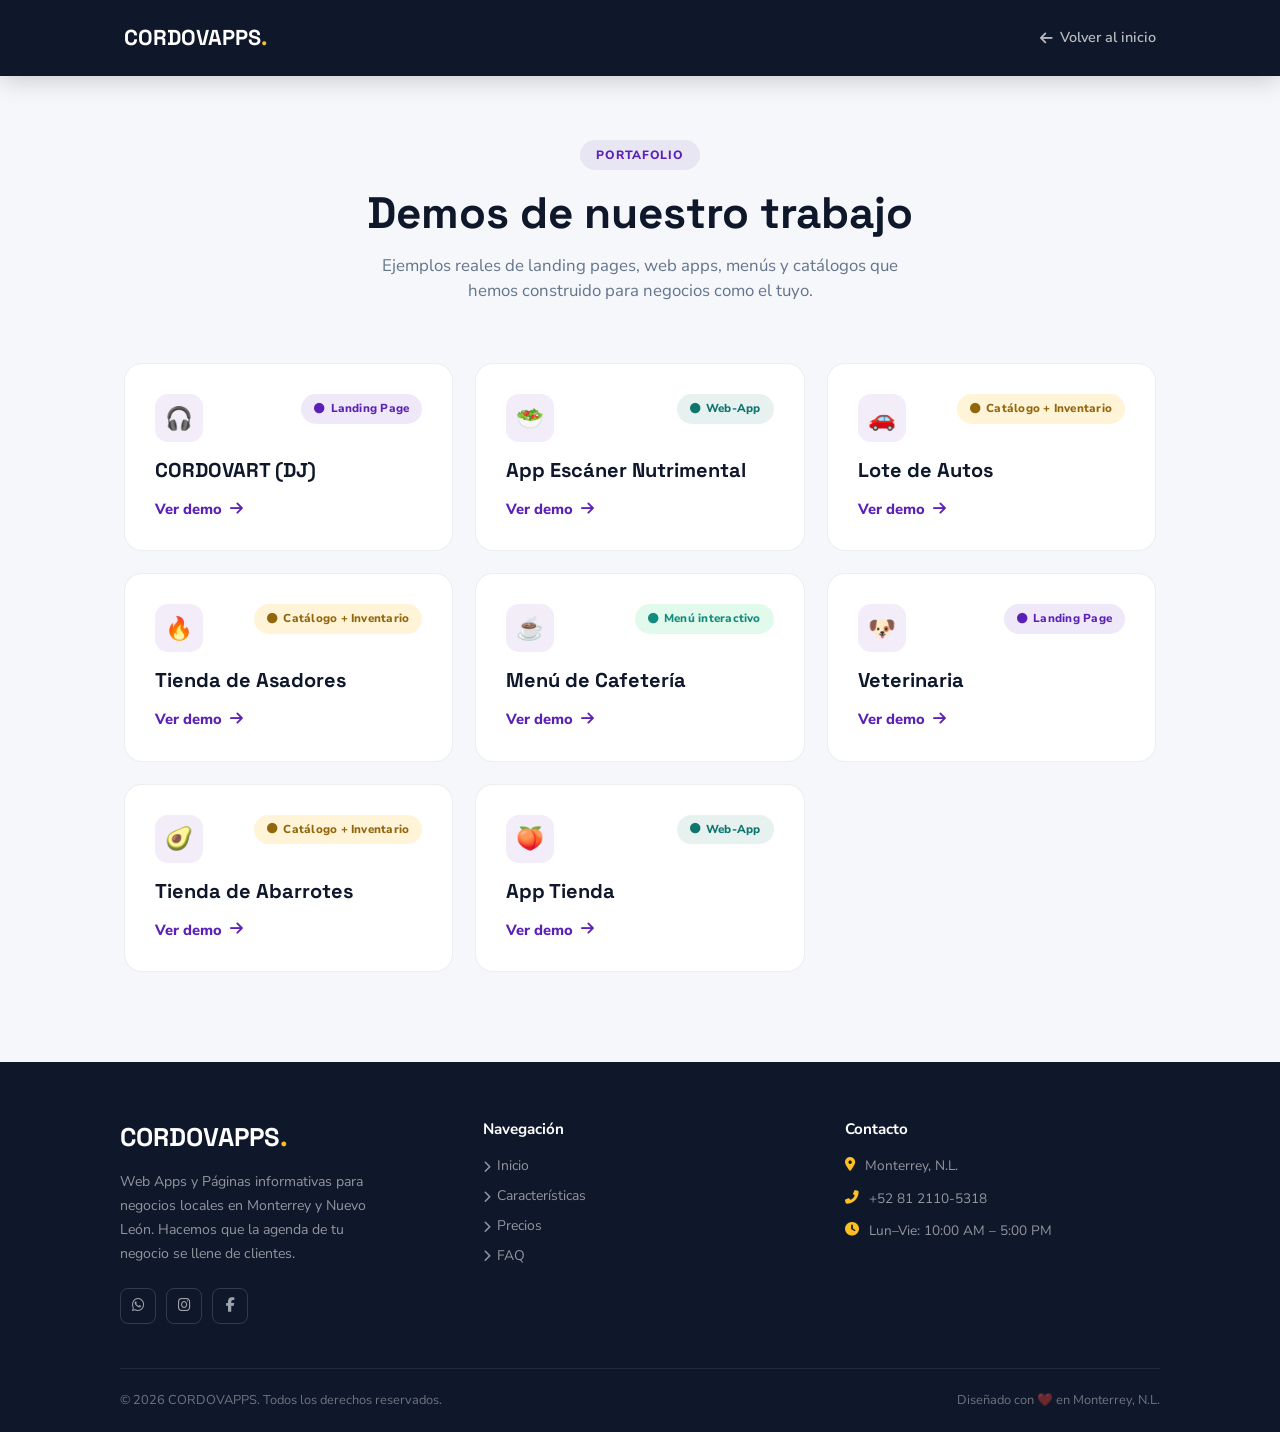
<file: demos.html>
<!doctype html><html lang="es-MX"><head><meta charset="UTF-8"><meta name="viewport" content="width=device-width,initial-scale=1,shrink-to-fit=no"><link rel="icon" type="image/png" href="res/favicon.png"><title>Demos | CORDOVAPPS</title><meta name="description" content="Explora los demos de CORDOVAPPS: landing pages, web apps, menús interactivos y catálogos con inventario en tiempo real."><link rel="preconnect" href="https://fonts.googleapis.com"><link href="https://fonts.googleapis.com/css2?family=Nunito+Sans:wght@400;600;700;800;900&family=Space+Grotesk:wght@500;700&display=swap" rel="stylesheet"><link rel="stylesheet" href="https://cdn.jsdelivr.net/npm/bootstrap@5.3.3/dist/css/bootstrap.min.css"><link rel="stylesheet" href="https://cdnjs.cloudflare.com/ajax/libs/font-awesome/6.5.1/css/all.min.css"><style>:root{--primary:#5B21B6;--primary-dark:#4C1D95;--secondary:#0F766E;--accent:#FBBF24;--dark:#0F172A;--gray:#64748B;--light-bg:#F5F7FA;--white:#FFFFFF;--green:#25D366}*{box-sizing:border-box}html{scroll-behavior:smooth}body{margin:0;font-family:'Nunito Sans',sans-serif;background:var(--light-bg);color:var(--dark);-webkit-font-smoothing:antialiased}a{text-decoration:none}.container{max-width:1080px;margin:0 auto;padding:0 24px}header{background:var(--dark);padding:22px 0;position:sticky;top:0;z-index:100;box-shadow:0 4px 24px rgba(0,0,0,.18)}.header-inner{display:flex;align-items:center;justify-content:space-between}.brand{font-family:'Space Grotesk',sans-serif;font-weight:700;font-size:1.35rem;color:var(--white)}.brand span{color:var(--accent)}.back-link{color:rgba(255,255,255,.7);font-size:.9rem;font-weight:600;display:flex;align-items:center;gap:7px;transition:color .2s}.back-link:hover{color:var(--white)}.hero{padding:64px 0 40px;text-align:center}.eyebrow{display:inline-block;background:rgba(91,33,182,.08);color:var(--primary);font-size:.75rem;font-weight:800;letter-spacing:.06em;text-transform:uppercase;padding:6px 16px;border-radius:20px;margin-bottom:18px}.hero h1{font-family:'Space Grotesk',sans-serif;font-size:clamp(2rem, 4.5vw, 2.75rem);font-weight:700;margin:0 0 14px;line-height:1.15}.hero p{color:var(--gray);font-size:1.05rem;max-width:520px;margin:0 auto}.demo-grid{display:grid;grid-template-columns:repeat(auto-fit,minmax(300px,1fr));gap:22px;padding:20px 0 90px}.demo-card{background:var(--white);border:1px solid rgba(15,23,42,.07);border-radius:18px;padding:30px;display:flex;flex-direction:column;gap:16px;transition:transform .25s,box-shadow .25s,border-color .25s}.demo-card:hover{transform:translateY(-5px);box-shadow:0 18px 45px rgba(15,23,42,.1);border-color:rgba(91,33,182,.25)}.demo-top{display:flex;align-items:flex-start;justify-content:space-between;gap:12px}.demo-icon{width:48px;height:48px;border-radius:13px;display:flex;align-items:center;justify-content:center;font-size:1.4rem;flex-shrink:0;background:rgba(91,33,182,.08)}.pill{display:inline-flex;align-items:center;gap:6px;font-size:.72rem;font-weight:800;letter-spacing:.02em;padding:6px 13px;border-radius:20px;white-space:nowrap}.pill i{font-size:.65rem}.pill--landing{background:rgba(91,33,182,.1);color:var(--primary)}.pill--webapp{background:rgba(15,118,110,.1);color:var(--secondary)}.pill--catalogo{background:rgba(251,191,36,.18);color:#92660b}.pill--menu{background:rgba(37,211,102,.13);color:#128c7e}.demo-name{font-family:'Space Grotesk',sans-serif;font-size:1.25rem;font-weight:700;margin:0}.demo-link{margin-top:auto;display:flex;align-items:center;gap:8px;color:var(--primary);font-weight:800;font-size:.92rem}.demo-card:hover .demo-link{gap:12px}.demo-link i{transition:transform .25s}.demo-card-link{display:block;color:inherit}@media (max-width:560px){.hero{padding:48px 0 28px}.demo-card{padding:24px}}footer{background:var(--dark);padding:56px 0 0}footer .container{padding-left:20px;padding-right:20px}.footer-brand{font-family:'Space Grotesk',sans-serif;font-size:1.6rem;font-weight:700;color:#fff;margin-bottom:14px}.footer-brand span{color:var(--accent)}.footer-desc{color:rgba(255,255,255,.55);font-size:.88rem;line-height:1.7;max-width:260px;margin-bottom:22px}.footer-social a{display:inline-flex;width:36px;height:36px;border-radius:8px;border:1px solid rgba(255,255,255,.15);color:rgba(255,255,255,.6);align-items:center;justify-content:center;font-size:.9rem;transition:all .2s;text-decoration:none;margin-right:6px}.footer-social a:hover{background:var(--primary);border-color:var(--primary);color:#fff}.footer-heading{color:#fff;font-size:.95rem;font-weight:700;margin-bottom:16px}.footer-links{list-style:none;padding:0;margin:0}.footer-links li{margin-bottom:9px}.footer-links a{color:rgba(255,255,255,.55);font-size:.87rem;text-decoration:none;display:flex;align-items:center;gap:6px;transition:color .2s}.footer-links a:hover{color:var(--accent)}.footer-links a i{font-size:.75rem}.footer-contact-item{display:flex;align-items:flex-start;gap:10px;margin-bottom:12px;color:rgba(255,255,255,.55);font-size:.85rem}.footer-contact-item i{color:var(--accent);margin-top:2px;flex-shrink:0}.footer-bottom{border-top:1px solid rgba(255,255,255,.08);padding:22px 0;margin-top:44px}.footer-bottom p{color:rgba(255,255,255,.4);font-size:.8rem;margin:0}@media (max-width:767.98px){footer{padding:48px 0 0;text-align:center}footer .row.g-5{--bs-gutter-y:2.25rem}.footer-desc{max-width:100%;margin-left:auto;margin-right:auto}.footer-social{display:flex;justify-content:center}.footer-links a{justify-content:center}.footer-contact-item{justify-content:center;text-align:left;max-width:320px;margin-left:auto;margin-right:auto}.footer-bottom{padding:20px 0;margin-top:36px}.footer-bottom .d-flex{flex-direction:column;text-align:center;gap:6px!important}}</style></head><body><header><div class="container header-inner"><a href="https://cordovapps.com/" class="brand">CORDOVAPPS<span>.</span></a> <a href="https://cordovapps.com/" class="back-link"><i class="fas fa-arrow-left" aria-hidden="true"></i> Volver al inicio</a></div></header><section class="hero"><div class="container"><span class="eyebrow">Portafolio</span><h1>Demos de nuestro trabajo</h1><p>Ejemplos reales de landing pages, web apps, menús y catálogos que hemos construido para negocios como el tuyo.</p></div></section><div class="container"><div class="demo-grid"><a class="demo-card-link" href="https://cordovapps.com/cordovart" target="_blank" rel="noopener noreferrer"><article class="demo-card"><div class="demo-top"><div class="demo-icon">🎧</div><span class="pill pill--landing"><i class="fas fa-circle"></i>Landing Page</span></div><h2 class="demo-name">CORDOVART (DJ)</h2><span class="demo-link">Ver demo <i class="fas fa-arrow-right"></i></span></article></a><a class="demo-card-link" href="https://cordovapps.com/escaner-nutrimental/" target="_blank" rel="noopener noreferrer"><article class="demo-card"><div class="demo-top"><div class="demo-icon">🥗</div><span class="pill pill--webapp"><i class="fas fa-circle"></i>Web-App</span></div><h2 class="demo-name">App Escáner Nutrimental</h2><span class="demo-link">Ver demo <i class="fas fa-arrow-right"></i></span></article></a><a class="demo-card-link" href="https://cordovapps.com/demo/autos" target="_blank" rel="noopener noreferrer"><article class="demo-card"><div class="demo-top"><div class="demo-icon">🚗</div><span class="pill pill--catalogo"><i class="fas fa-circle"></i>Catálogo + Inventario</span></div><h2 class="demo-name">Lote de Autos</h2><span class="demo-link">Ver demo <i class="fas fa-arrow-right"></i></span></article></a><a class="demo-card-link" href="https://cordovapps.com/demo/asadores" target="_blank" rel="noopener noreferrer"><article class="demo-card"><div class="demo-top"><div class="demo-icon">🔥</div><span class="pill pill--catalogo"><i class="fas fa-circle"></i>Catálogo + Inventario</span></div><h2 class="demo-name">Tienda de Asadores</h2><span class="demo-link">Ver demo <i class="fas fa-arrow-right"></i></span></article></a><a class="demo-card-link" href="https://cordovapps.com/demo/menu-cafeteria" target="_blank" rel="noopener noreferrer"><article class="demo-card"><div class="demo-top"><div class="demo-icon">☕</div><span class="pill pill--menu"><i class="fas fa-circle"></i>Menú interactivo</span></div><h2 class="demo-name">Menú de Cafetería</h2><span class="demo-link">Ver demo <i class="fas fa-arrow-right"></i></span></article></a><a class="demo-card-link" href="https://cordovapps.com/demo/veterinaria" target="_blank" rel="noopener noreferrer"><article class="demo-card"><div class="demo-top"><div class="demo-icon">🐶</div><span class="pill pill--landing"><i class="fas fa-circle"></i>Landing Page</span></div><h2 class="demo-name">Veterinaria</h2><span class="demo-link">Ver demo <i class="fas fa-arrow-right"></i></span></article></a><a class="demo-card-link" href="https://cordovapps.com/demo/abarrotes" target="_blank" rel="noopener noreferrer"><article class="demo-card"><div class="demo-top"><div class="demo-icon">🥑</div><span class="pill pill--catalogo"><i class="fas fa-circle"></i>Catálogo + Inventario</span></div><h2 class="demo-name">Tienda de Abarrotes</h2><span class="demo-link">Ver demo <i class="fas fa-arrow-right"></i></span></article></a><a class="demo-card-link" href="https://cordovapps.com/app-tienda/" target="_blank" rel="noopener noreferrer"><article class="demo-card"><div class="demo-top"><div class="demo-icon">🍑</div><span class="pill pill--webapp"><i class="fas fa-circle"></i>Web-App</span></div><h2 class="demo-name">App Tienda</h2><span class="demo-link">Ver demo <i class="fas fa-arrow-right"></i></span></article></a></div></div><footer aria-label="Pie de página CORDOVAPPS" id="footer"><div class="container"><div class="row g-5"><div class="col-md-4"><div class="footer-brand">CORDOVAPPS<span>.</span></div><p class="footer-desc">Web Apps y Páginas informativas para negocios locales en Monterrey y Nuevo León. Hacemos que la agenda de tu negocio se llene de clientes.</p><div class="footer-social"><a href="https://wa.me/528121105318" target="_blank" rel="noopener noreferrer" title="WhatsApp CORDOVAPPS" aria-label="WhatsApp"><i class="fab fa-whatsapp"></i></a> <a href="https://instagram.com/cordovapps" target="_blank" rel="noopener noreferrer" title="Instagram @cordovapps" aria-label="Instagram"><i class="fab fa-instagram"></i></a> <a href="https://facebook.com/cordovapps" target="_blank" rel="noopener noreferrer" title="Facebook CORDOVAPPS" aria-label="Facebook"><i class="fab fa-facebook-f"></i></a></div></div><div class="col-md-4"><div class="footer-heading">Navegación</div><ul class="footer-links"><li><a href="https://cordovapps.com/#inicio"><i class="fas fa-chevron-right" aria-hidden="true"></i>Inicio</a></li><li><a href="https://cordovapps.com/#caracteristicas"><i class="fas fa-chevron-right" aria-hidden="true"></i>Características</a></li><li><a href="https://cordovapps.com/#precios"><i class="fas fa-chevron-right" aria-hidden="true"></i>Precios</a></li><li><a href="https://cordovapps.com/#faq"><i class="fas fa-chevron-right" aria-hidden="true"></i>FAQ</a></li></ul></div><div class="col-md-4"><div class="footer-heading">Contacto</div><div class="footer-contact-item"><i class="fas fa-map-marker-alt" aria-hidden="true"></i> <span>Monterrey, N.L.</span></div><div class="footer-contact-item"><i class="fas fa-phone-alt" aria-hidden="true"></i> <span><a href="tel:+528121105318" style="color:inherit;">+52 81 2110-5318</a></span></div><div class="footer-contact-item"><i class="fas fa-clock" aria-hidden="true"></i> <span>Lun–Vie: 10:00 AM – 5:00 PM</span></div></div></div><div class="footer-bottom"><div class="d-flex flex-wrap justify-content-between align-items-center gap-2"><p>© 2026 CORDOVAPPS. Todos los derechos reservados.</p><p>Diseñado con ❤️ en Monterrey, N.L.</p></div></div></div></footer></body></html>
</file>
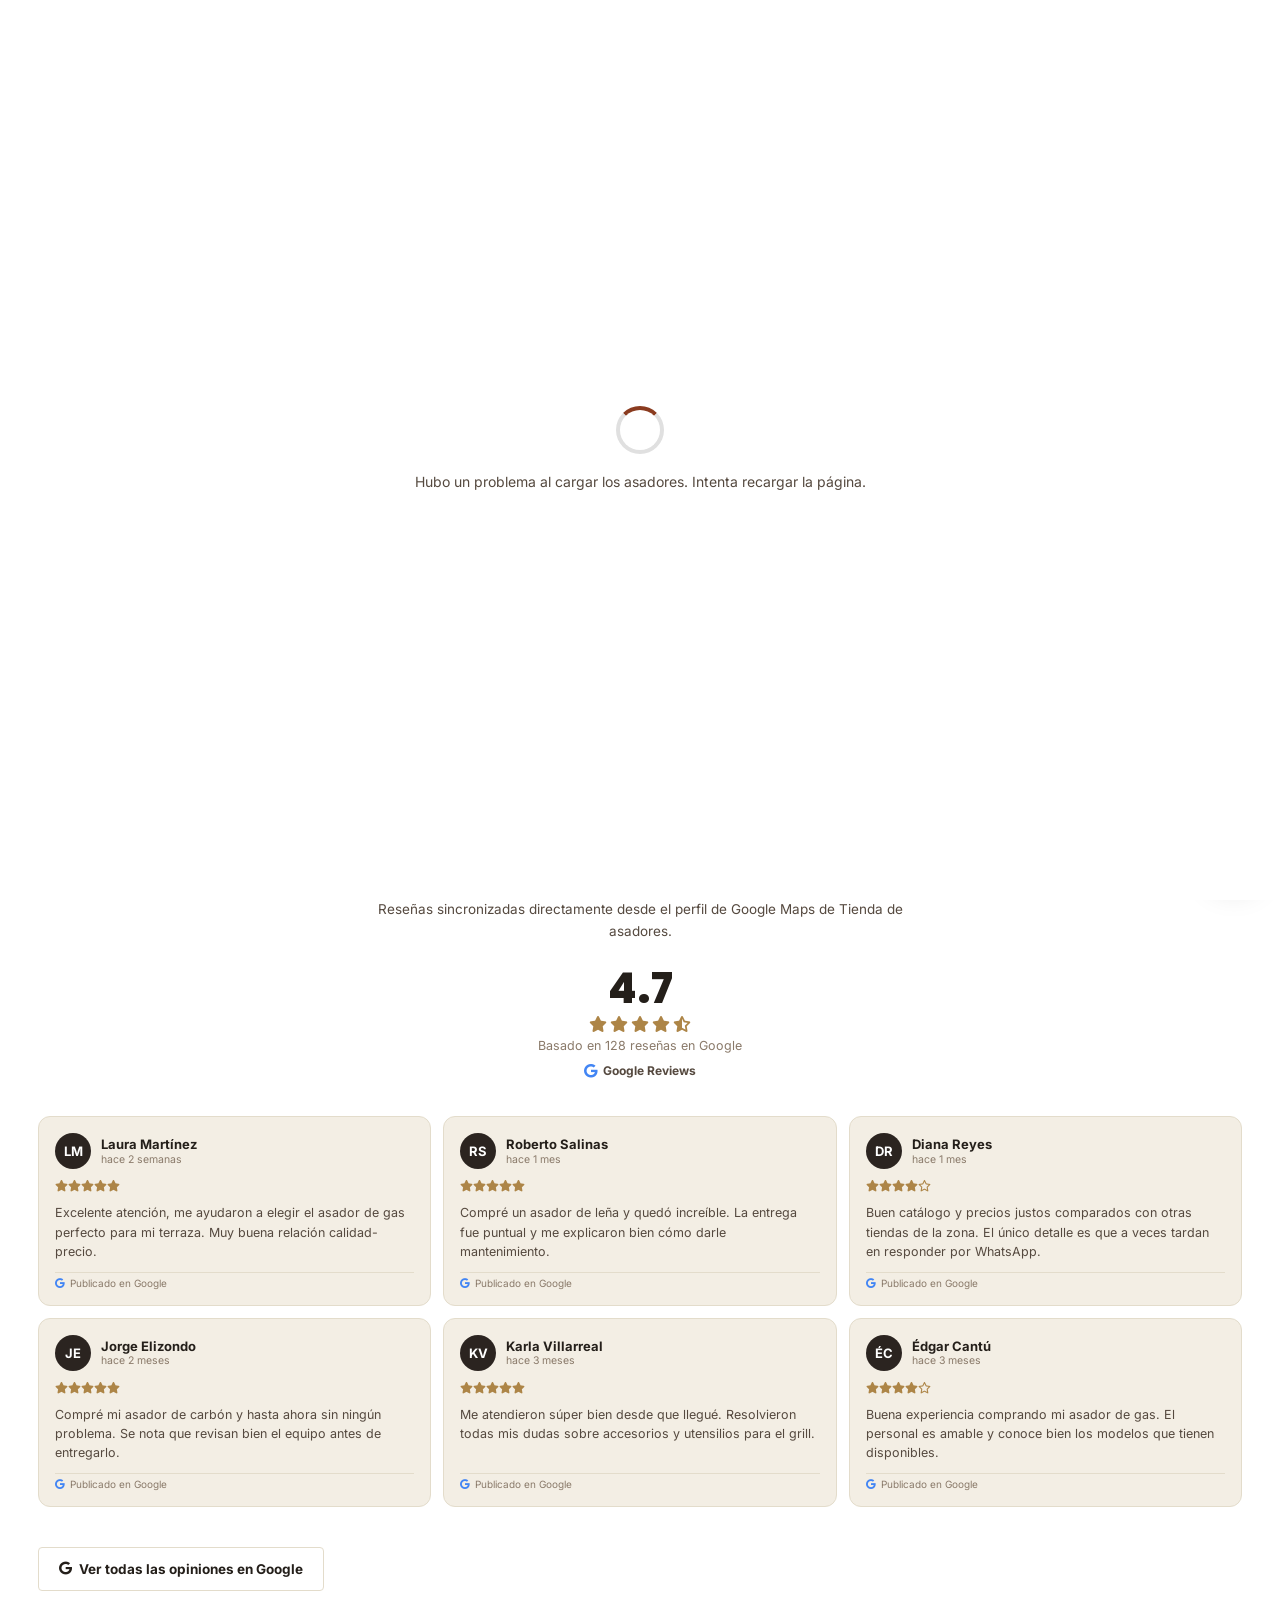
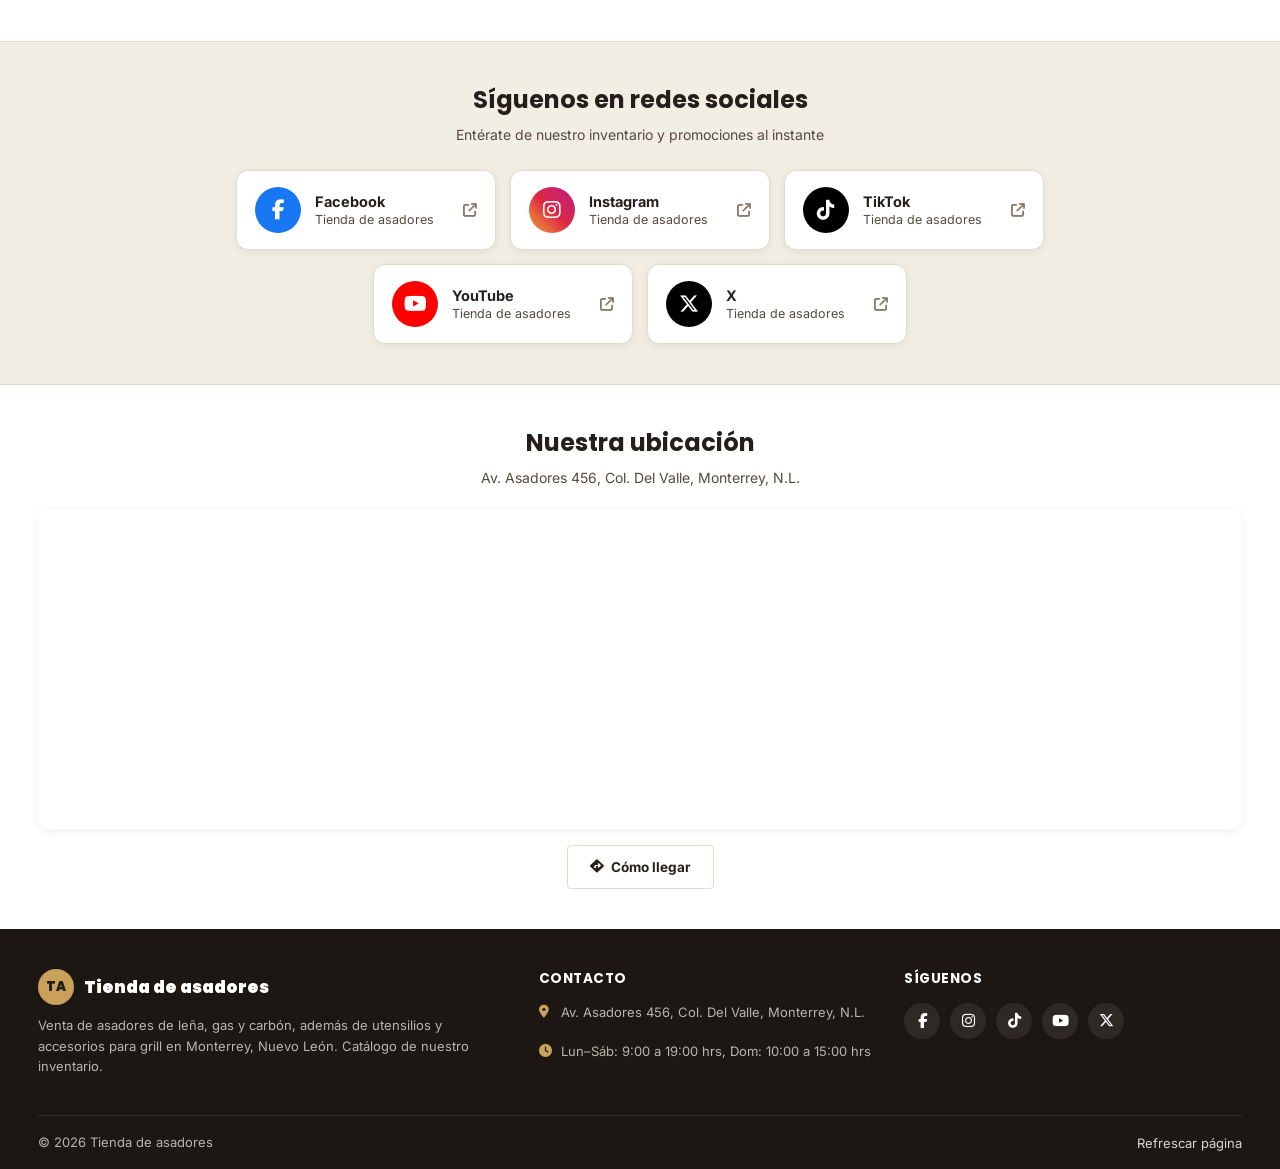
<file: demo/asadores.html>
<!doctype html><html lang="es-MX"><head><meta charset="UTF-8"><meta name="viewport" content="width=device-width,initial-scale=1"><title>Catálogo de Asadores | Tienda de asadores</title><meta name="description" content="Catálogo interactivo de asadores de leña, gas y carbón, y utensilios para grill. Filtra por categoría, busca por marca o modelo y cotiza por WhatsApp."><link rel="preconnect" href="https://fonts.googleapis.com"><link rel="preconnect" href="https://fonts.gstatic.com" crossorigin><link href="https://fonts.googleapis.com/css2?family=Poppins:wght@500;600;700;800;900&family=Inter:wght@400;500;600;700&display=swap" rel="stylesheet"><link rel="stylesheet" href="https://cdnjs.cloudflare.com/ajax/libs/font-awesome/6.5.2/css/all.min.css"><style>:root{--color-primary:#2b2420;--color-primary-dark:#1c1712;--color-accent:#8a3b1f;--color-accent-dark:#6f2f18;--color-highlight:#c9a15a;--color-highlight-dark:#ad8547;--color-star:#ad8547;--color-whatsapp:#25d366;--color-whatsapp-dark:#1ebc59;--color-dark:#241f1a;--color-heading:#241f1a;--color-text:#55493f;--color-muted:#8a7a6a;--color-bar:#1c1712;--color-light-bg:#f3eee4;--color-border:#e3dccb;--color-white:#ffffff;--color-success-bg:#eafaf1;--color-secondary:#4b5b4a;--font-display:'Poppins',sans-serif;--font-body:'Inter',sans-serif;--radius:4px;--radius-lg:12px;--container:1240px;--transition:.3s ease;--shadow-sm:0 2px 10px rgba(0, 0, 0, .07);--shadow-md:0 10px 30px rgba(0, 0, 0, .13);--shadow-lg:0 20px 50px rgba(0, 0, 0, .24)}*{box-sizing:border-box}html{scroll-behavior:smooth;overflow-x:clip;overscroll-behavior-x:none}body{margin:0;font-family:var(--font-body);color:var(--color-text);background:var(--color-light-bg);-webkit-font-smoothing:antialiased;overflow-x:clip;overscroll-behavior-x:none}img{max-width:100%;display:block}a{text-decoration:none;color:inherit}ul{list-style:none;margin:0;padding:0}button{font-family:inherit;cursor:pointer}h1,h2,h3,h4,h5,h6{margin:0;color:var(--color-heading);font-family:var(--font-display);font-weight:700}p{line-height:1.65;margin:0}.container{width:100%;max-width:var(--container);margin:0 auto;padding:0 18px}:focus-visible{outline:3px solid var(--color-accent);outline-offset:2px}.visually-hidden{position:absolute;width:1px;height:1px;padding:0;margin:-1px;overflow:hidden;clip:rect(0,0,0,0);white-space:nowrap;border:0}.top-bar{background:var(--color-dark);color:#d6d3ca;font-size:12.5px}.top-bar .container{display:flex;flex-direction:column;align-items:flex-start;gap:6px;padding-top:8px;padding-bottom:8px}.top-bar__info{display:flex;flex-direction:column;gap:4px}.top-bar__item{display:flex;align-items:center;gap:6px}.top-bar__item i{color:var(--color-highlight);font-size:12px;flex-shrink:0}.top-bar__item--link{transition:var(--transition);border-bottom:1px solid transparent}.top-bar__item--link:hover{color:var(--color-highlight);border-bottom-color:var(--color-highlight)}.top-bar__cta{display:inline-flex;align-items:center;gap:6px;color:#fff;font-weight:600;font-size:12.5px;padding:2px 0;border-bottom:1px solid rgba(255,255,255,.35);transition:var(--transition)}.top-bar__cta i{color:var(--color-whatsapp);font-size:14px}.top-bar__cta:hover{color:var(--color-whatsapp);border-bottom-color:var(--color-whatsapp)}.site-header{background:var(--color-bar);color:#fff;position:sticky;top:0;z-index:400;box-shadow:var(--shadow-sm)}.site-header .container{display:flex;align-items:center;justify-content:space-between;gap:14px;padding-top:14px;padding-bottom:14px}.brand{display:flex;align-items:center;gap:10px;font-size:18px;font-weight:900;font-family:var(--font-display);color:#fff;white-space:nowrap}.brand .brand-mark{height:40px;width:40px;border-radius:50%;background:var(--color-highlight);color:var(--color-dark);display:flex;align-items:center;justify-content:center;font-size:15px;font-weight:900;flex-shrink:0}.brand span em{color:var(--color-highlight);font-style:normal}.header__socials{display:flex;align-items:center;gap:8px}.header__socials a{display:flex;align-items:center;justify-content:center;width:34px;height:34px;border-radius:50%;background:rgba(255,255,255,.12);color:#fff;font-size:15px;transition:var(--transition)}.header__socials a:hover{background:var(--color-highlight);color:var(--color-dark)}.catalog-hero{position:relative;background:linear-gradient(120deg,rgba(10,10,10,.93) 0,rgba(55,12,12,.88) 100%),url("https://images.unsplash.com/photo-1494905998402-395d579af36f?auto=format&fit=crop&w=1600&q=60") center/cover no-repeat;color:#fff;padding:18px 0 13px;text-align:center;overflow:hidden}.catalog-hero__video{position:absolute;inset:0;width:100%;height:100%;object-fit:cover;z-index:0}@media (prefers-reduced-motion:reduce){.catalog-hero__video{display:none}}.catalog-hero .container{position:relative;z-index:2;display:flex;flex-direction:column;align-items:center}.catalog-hero .eyebrow{font-size:13px;font-weight:700;text-transform:uppercase;letter-spacing:1px;color:var(--color-highlight);text-shadow:0 1px 4px rgba(0,0,0,.65)}.catalog-hero h1{color:#fff;font-size:21px;margin-top:6px;line-height:1.25;text-shadow:0 2px 10px rgba(0,0,0,.7)}.catalog-hero p{margin-top:8px;color:#e4e1d8;font-size:12px;max-width:560px;text-shadow:0 1px 6px rgba(0,0,0,.7)}.catalog-hero--sin-about{min-height:clamp(340px,60vh,520px);display:flex;flex-direction:column;justify-content:center}.catalog-hero--sin-about::before{content:"";position:absolute;inset:0;background:rgba(0,0,0,.15);z-index:1;pointer-events:none}@media (min-width:992px){.catalog-hero--sin-about{min-height:clamp(420px,68vh,640px)}}.search-bar{margin-top:22px;position:relative;width:100%}.search-bar input{width:100%;padding:14px 44px 14px 44px;border-radius:50px;border:none;font-family:var(--font-body);font-size:15px;background:#fff;color:var(--color-heading);box-shadow:var(--shadow-md)}.search-bar input::placeholder{color:var(--color-muted)}.search-bar i.fa-magnifying-glass{position:absolute;left:16px;top:50%;transform:translateY(-50%);color:var(--color-muted);font-size:15px}.search-bar .clear-search{position:absolute;right:10px;top:50%;transform:translateY(-50%);background:var(--color-light-bg);border:none;color:var(--color-muted);width:28px;height:28px;border-radius:50%;display:none;align-items:center;justify-content:center;font-size:12px}.search-bar .clear-search.show{display:flex}.search-bar--compact{max-width:480px;margin:0 auto 14px}.search-bar--compact input{padding:11px 40px 11px 40px;font-size:14px;box-shadow:none;border:1.5px solid var(--color-border)}.search-bar--compact input:focus{border-color:var(--color-primary)}.catalog-hero__about-wrap{position:relative;z-index:2;display:block;width:100%;margin-top:14px}@media (min-width:600px){.catalog-hero__about-wrap{margin-top:18px}}@media (min-width:992px){.catalog-hero__about-wrap{margin-top:19px}}.hero-about{position:relative;overflow:hidden;padding:19px 16px;background:rgba(10,10,10,.58);backdrop-filter:blur(10px);-webkit-backdrop-filter:blur(10px);border:1px solid rgba(255,255,255,.16);border-radius:var(--radius-lg);text-align:center;box-shadow:var(--shadow-lg)}.hero-about::before{content:"";position:absolute;top:-90px;left:50%;transform:translateX(-50%);width:280px;height:280px;background:radial-gradient(circle,rgba(245,180,0,.22) 0,rgba(245,180,0,0) 70%);pointer-events:none}.hero-about__badge{position:relative;display:inline-flex;align-items:center;gap:8px;background:rgba(245,180,0,.16);color:var(--color-highlight);font-family:var(--font-display);font-weight:700;font-size:12px;text-transform:uppercase;letter-spacing:.04em;padding:6px 13px;border-radius:50px;margin-bottom:8px}.hero-about h2{position:relative;color:#fff;font-size:19px;margin:0 auto 8px}.hero-about h2::after{content:"";display:block;width:56px;height:3px;margin:10px auto 0;background:var(--color-highlight);border-radius:2px}.hero-about__intro{position:relative;max-width:680px;margin:0 auto 14px;color:rgba(255,255,255,.88);font-size:12px;line-height:1.5}.hero-about__features{position:relative;display:grid;grid-template-columns:1fr;gap:13px}.hero-about__feature{padding:0 6px}.hero-about__icon{width:35px;height:35px;margin:0 auto 6px;border-radius:50%;background:linear-gradient(135deg,var(--color-highlight),var(--color-highlight-dark));color:var(--color-dark);display:flex;align-items:center;justify-content:center;font-size:13px;box-shadow:var(--shadow-sm)}.hero-about__feature h3{color:#fff;font-size:12px;margin:0 0 5px}.hero-about__feature p{color:rgba(255,255,255,.74);font-size:10px;line-height:1.5;margin:0}@media (min-width:700px){.hero-about__features{grid-template-columns:repeat(2,1fr);gap:16px 16px}}@media (min-width:992px){.hero-about{padding:24px 32px}.hero-about__features{grid-template-columns:repeat(4,1fr)}}.filter-section{position:sticky;top:68px;background:var(--color-white);z-index:300;padding:14px 0 10px;border-bottom:1px solid var(--color-border);box-shadow:0 6px 18px rgba(0,0,0,.1)}.filter__controls{display:flex;gap:10px;overflow-x:auto;padding:6px 2px 18px;scrollbar-width:none}.filter__controls::-webkit-scrollbar{display:none}.filter__controls button{flex-shrink:0;border:1.5px solid #cfccc3;background:var(--color-white);color:var(--color-heading);font-size:13.5px;font-weight:700;padding:10px 18px;border-radius:50px;transition:var(--transition);display:inline-flex;align-items:center;gap:7px;white-space:nowrap}.filter__controls button:hover{border-color:var(--color-primary)}.filter__controls button i{color:var(--color-primary);transition:var(--transition)}.filter__controls button.active{background:var(--color-accent);border-color:var(--color-accent);color:#fff;box-shadow:0 4px 12px rgba(200,30,30,.35)}.filter__controls button.active i{color:var(--color-highlight)}@media (min-width:992px){.filter-section .search-bar--compact{margin-bottom:16px}}.results-count{margin-top:2px;font-size:13px;color:var(--color-muted)}.results-count strong{color:var(--color-heading)}.view-toggle{display:flex;gap:8px;margin:4px 0 0}.view-toggle__btn{flex:1;display:inline-flex;align-items:center;justify-content:center;gap:6px;border:1.5px solid #cfccc3;background:var(--color-white);color:var(--color-heading);font-size:12.5px;font-weight:700;padding:9px 10px;border-radius:50px;transition:var(--transition)}.view-toggle__btn i{color:var(--color-primary);transition:var(--transition)}.view-toggle__btn.active{background:var(--color-primary);border-color:var(--color-primary);color:#fff}.view-toggle__btn.active i{color:var(--color-highlight)}@media (min-width:600px){.view-toggle{display:none}}@media (max-width:599.98px){.filter-section{padding:8px 0 6px}.filter-section .search-bar--compact{margin:0 auto 8px}.filter-section .search-bar--compact input{padding:9px 38px 9px 38px}.filter__controls{padding:2px 2px 8px;gap:8px}.filter__controls button{padding:7px 14px;font-size:12.5px}.view-toggle{gap:6px;margin:0}.view-toggle__btn{padding:7px 8px;font-size:12px}.results-count{margin-top:0}}@media (max-width:599.98px){.products-grid.products-grid--compact{grid-template-columns:repeat(2,1fr);gap:10px}.products-grid--compact .product-card{border-radius:var(--radius)}.products-grid--compact .product-card__media{aspect-ratio:4/3}.products-grid--compact .product-card__badges{top:6px;left:6px;gap:4px}.products-grid--compact .badge.cat{display:none}.products-grid--compact .badge{font-size:9px;padding:3px 7px}.products-grid--compact .product-card__body{padding:9px}.products-grid--compact .product-card__top{flex-direction:column;align-items:flex-start;gap:2px}.products-grid--compact .product-card__name{font-size:12.5px;line-height:1.25;display:-webkit-box;-webkit-line-clamp:1;-webkit-box-orient:vertical;overflow:hidden}.products-grid--compact .product-card__name small{display:none}.products-grid--compact .product-card__price{font-size:13.5px;white-space:normal}.products-grid--compact .product-card__price span{display:none}.products-grid--compact .product-card__specs{display:none}.products-grid--compact .product-card__actions{padding-top:8px}.products-grid--compact .btn-outline{display:none}.products-grid--compact .btn-whatsapp{font-size:11px;padding:9px 6px;min-height:36px;gap:4px}}.products-section{padding:26px 0 60px}.products-grid{display:grid;grid-template-columns:1fr;gap:22px;margin-top:18px}.product-card{background:#fff;border-radius:var(--radius-lg);overflow:hidden;box-shadow:var(--shadow-sm);border:1px solid var(--color-border);transition:transform var(--transition),box-shadow var(--transition);opacity:1;transform:scale(1);animation:cardIn .35s ease both;display:flex;flex-direction:column;height:100%}@keyframes cardIn{from{opacity:0;transform:translateY(14px) scale(.98)}to{opacity:1;transform:translateY(0) scale(1)}}.product-card:hover{transform:translateY(-4px);box-shadow:var(--shadow-md)}.product-card.is-hidden{display:none}.product-card__media{position:relative;aspect-ratio:16/9;overflow:hidden;cursor:pointer;background:var(--color-light-bg)}.product-card__media img{width:100%;height:100%;object-fit:cover;transition:transform .5s ease}.product-card:hover .product-card__media img{transform:scale(1.06)}.product-card__badges{position:absolute;top:10px;left:10px;display:flex;gap:6px;flex-wrap:wrap}.badge{font-size:11px;font-weight:700;text-transform:uppercase;letter-spacing:.3px;padding:5px 10px;border-radius:50px;color:#fff;backdrop-filter:blur(2px)}.badge.nuevo{background:rgba(200,30,30,.92)}.badge.seminuevo,.badge.usado{background:rgba(26,26,26,.88)}.badge.cat{background:rgba(20,20,20,.62)}.product-card__body{padding:16px;display:flex;flex-direction:column;flex:1}.product-card__top{display:flex;justify-content:space-between;align-items:flex-start;gap:10px;cursor:pointer}.product-card__name{font-size:16.5px;line-height:1.3}.product-card__name small{display:block;font-family:var(--font-body);font-weight:500;font-size:12.5px;color:var(--color-muted);margin-top:2px}.product-card__price{font-family:var(--font-display);font-size:17px;font-weight:800;color:var(--color-accent);white-space:nowrap}.product-card__price span{display:block;font-family:var(--font-body);font-weight:500;font-size:10.5px;color:var(--color-muted);text-transform:uppercase}.product-card__specs{display:grid;grid-template-columns:repeat(3,1fr);gap:8px;margin:12px 0 0}.spec-chip{display:flex;align-items:center;justify-content:center;gap:5px;background:var(--color-light-bg);border:1px solid var(--color-border);color:var(--color-text);font-size:11.5px;font-weight:600;padding:8px 6px;border-radius:var(--radius);min-width:0}.spec-chip i{color:var(--color-primary);font-size:12px;flex-shrink:0}.spec-chip__val{overflow:hidden;text-overflow:ellipsis;white-space:nowrap;min-width:0}.product-card__actions{display:flex;gap:10px;margin-top:auto;padding-top:14px}.btn{flex:1;display:inline-flex;align-items:center;justify-content:center;gap:7px;font-size:13.5px;font-weight:700;padding:13px 14px;min-height:44px;border-radius:var(--radius);border:1px solid transparent;transition:var(--transition);text-align:center}.btn-outline{background:#fff;border-color:var(--color-border);color:var(--color-heading)}.btn-outline:hover{background:var(--color-light-bg)}.btn-whatsapp{background:var(--color-whatsapp);color:#fff}.btn-whatsapp:hover{background:var(--color-whatsapp-dark)}.empty-state{display:none;text-align:center;padding:60px 20px;color:var(--color-muted)}.empty-state.show{display:block}.empty-state i{font-size:40px;color:var(--color-border);margin-bottom:14px}.empty-state h3{font-size:17px;margin-bottom:6px}.modal-overlay{position:fixed;inset:0;background:rgba(10,17,24,.55);opacity:0;visibility:hidden;transition:opacity var(--transition);z-index:900}.modal-overlay.is-open{opacity:1;visibility:visible}.product-modal{position:fixed;inset:0;background:#fff;z-index:1000;transform:translateY(100%);transition:transform .35s ease,visibility .35s ease;overflow-y:auto;overflow-x:hidden;overscroll-behavior:contain;touch-action:pan-y;-webkit-overflow-scrolling:touch;visibility:hidden;pointer-events:none}.product-modal.is-open{transform:translateY(0);visibility:visible;pointer-events:auto}.wa-selector-overlay{position:fixed;inset:0;background:rgba(10,17,24,.55);opacity:0;visibility:hidden;transition:opacity var(--transition);z-index:1100;display:flex;align-items:center;justify-content:center;padding:16px}.wa-selector-overlay.is-open{opacity:1;visibility:visible}.wa-selector{background:#fff;border-radius:16px;padding:28px 24px;width:min(340px,100%);text-align:center;box-shadow:var(--shadow-lg)}.wa-selector h3{margin:0 0 6px;font-size:1.05rem;color:var(--color-primary)}.wa-selector p{margin:0 0 18px;font-size:.9rem;color:var(--color-text)}.wa-selector__options{display:flex;flex-direction:column;gap:10px}.wa-selector__btn{display:flex;align-items:center;justify-content:center;gap:8px;padding:12px 16px;border-radius:10px;background:var(--color-whatsapp);color:#fff;font-weight:600;border:none;cursor:pointer;font-size:.95rem;transition:background .2s ease}.wa-selector__btn:hover{background:var(--color-whatsapp-dark)}.wa-selector__cancel{margin-top:14px;background:0 0;border:none;color:var(--color-muted);font-size:.85rem;cursor:pointer;text-decoration:underline}.product-modal__close{position:sticky;top:0;z-index:20;display:flex;justify-content:flex-end;padding:14px;background:linear-gradient(180deg,rgba(0,0,0,.35),transparent)}.product-modal__close button{width:44px;height:44px;border-radius:50%;border:none;background:rgba(15,23,31,.55);color:#fff;font-size:16px;display:flex;align-items:center;justify-content:center}.product-modal__gallery{margin-top:-72px;position:relative;aspect-ratio:4/3;background:var(--color-light-bg);overflow:hidden;touch-action:pan-y;overscroll-behavior:contain}.product-modal__gallery-track{display:flex;height:100%;transition:transform .4s ease}.product-modal__gallery-track img{min-width:100%;height:100%;object-fit:cover}.product-modal__gallery-nav{position:absolute;top:50%;transform:translateY(-50%);width:36px;height:36px;border-radius:50%;border:none;background:rgba(255,255,255,.85);color:var(--color-heading);font-size:13px;display:flex;align-items:center;justify-content:center;box-shadow:var(--shadow-sm)}.product-modal__gallery-nav.prev{left:12px}.product-modal__gallery-nav.next{right:12px}.product-modal__gallery-dots{position:absolute;bottom:12px;left:0;right:0;display:flex;justify-content:center;gap:6px}.product-modal__gallery-dots button{width:7px;height:7px;border-radius:50%;border:none;background:rgba(255,255,255,.55);padding:0}.product-modal__gallery-dots button.active{background:#fff;width:18px;border-radius:4px}.product-modal__content{padding:22px 18px 40px}.product-modal__badges{display:flex;gap:8px;margin-bottom:10px;flex-wrap:wrap}.product-modal__title{font-size:22px;line-height:1.3;margin-bottom:4px}.product-modal__subtitle{color:var(--color-muted);font-size:14px;margin-bottom:18px}.product-modal__price{font-family:var(--font-display);font-size:26px;font-weight:800;color:var(--color-accent);margin-bottom:20px}.product-modal__price span{display:block;font-family:var(--font-body);font-size:11px;font-weight:600;color:var(--color-muted);text-transform:uppercase}.product-modal__grid{display:grid;grid-template-columns:repeat(2,1fr);gap:12px;margin-bottom:24px}.info-box{background:var(--color-light-bg);border:1px solid var(--color-border);border-radius:var(--radius);padding:12px}.info-box i{color:var(--color-primary);font-size:15px;margin-bottom:6px;display:block}.info-box .label{font-size:11px;color:var(--color-muted);text-transform:uppercase;font-weight:700;letter-spacing:.3px}.info-box .value{font-size:14px;color:var(--color-heading);font-weight:700;margin-top:2px}.product-modal__section{margin-bottom:22px}.product-modal__section h3{font-size:15px;margin-bottom:8px;display:flex;align-items:center;gap:8px}.product-modal__section h3 i{color:var(--color-accent-dark)}.product-modal__section p{font-size:14.5px;color:var(--color-text)}.product-modal__notes{background:var(--color-success-bg);border:1px solid #c7ecd6;border-radius:var(--radius);padding:14px;font-size:13.5px;color:#1c5c3a;display:flex;gap:10px}.product-modal__notes i{color:#1ebc59;font-size:16px;margin-top:1px}.product-modal__cta{position:sticky;bottom:0;background:#fff;padding:14px 18px env(safe-area-inset-bottom,0);border-top:1px solid var(--color-border);margin:0 -18px -40px}.product-modal__cta .btn{width:100%;padding:15px;font-size:15px}.reviews-section{background:#fff;padding:34px 0 40px;border-top:1px solid var(--color-border)}.reviews-head{text-align:center;max-width:560px;margin:0 auto 20px}.reviews-eyebrow{font-size:12.5px;font-weight:700;text-transform:uppercase;letter-spacing:1px;color:var(--color-primary)}.reviews-head h2{font-size:20px;margin-top:8px;margin-bottom:8px;line-height:1.3}.reviews-head p{font-size:13.5px;color:var(--color-text)}.reviews-summary{display:flex;flex-direction:column;align-items:center;gap:6px;text-align:center;margin-bottom:20px}.reviews-summary__score{font-family:var(--font-display);font-size:clamp(32px, 9vw, 42px);font-weight:800;color:var(--color-heading);line-height:1}.reviews-summary__stars{display:flex;gap:3px;color:var(--color-star);font-size:16px}.reviews-summary__meta{font-size:12.5px;color:var(--color-muted)}.reviews-summary__google{display:inline-flex;align-items:center;gap:6px;font-size:12px;font-weight:700;color:var(--color-text);margin-top:4px}.reviews-summary__google i{color:#4285f4;font-size:14px}.reviews-loading{text-align:center;padding:22px 0;color:var(--color-muted);font-size:13px}.reviews-loading i{margin-right:6px}.reviews-swipe-hint{display:flex;align-items:center;justify-content:center;gap:6px;font-size:11.5px;color:var(--color-muted);margin:-6px 0 12px}.reviews-swipe-hint i{font-size:10px}.reviews-carousel-wrap{position:relative;padding:10px 0 16px;margin:0 6px}.reviews-carousel-wrap::after{content:"";position:absolute;top:10px;right:0;bottom:16px;width:34px;background:linear-gradient(to right,rgba(255,255,255,0),#fff);pointer-events:none}.reviews-carousel{display:flex;gap:12px;overflow-x:auto;scroll-snap-type:x mandatory;scrollbar-width:none;margin:0 -18px;padding-left:18px;padding-right:18px}.reviews-carousel::-webkit-scrollbar{display:none}.review-card{scroll-snap-align:start;flex:0 0 80%;max-width:290px;background:var(--color-light-bg);border:1px solid var(--color-border);border-radius:var(--radius-lg);padding:16px;display:flex;flex-direction:column;gap:10px}.review-card__head{display:flex;align-items:center;gap:10px}.review-card__avatar{width:36px;height:36px;border-radius:50%;background:var(--color-primary);color:#fff;display:flex;align-items:center;justify-content:center;font-weight:700;font-size:13px;flex-shrink:0}.review-card__name{font-size:13px;font-weight:700;color:var(--color-heading);line-height:1.3}.review-card__date{font-size:10.5px;color:var(--color-muted)}.review-card__stars{color:var(--color-star);font-size:11.5px}.review-card__text{font-size:12.5px;color:var(--color-text);line-height:1.55;display:-webkit-box;-webkit-line-clamp:5;-webkit-box-orient:vertical;overflow:hidden}.review-card__google-badge{margin-top:auto;font-size:10px;color:var(--color-muted);display:flex;align-items:center;gap:5px;padding-top:4px;border-top:1px solid var(--color-border)}.review-card__google-badge i{color:#4285f4}.reviews-cta{margin-top:20px}.reviews-cta__btn{display:flex;width:100%;padding:13px 20px}@media (min-width:600px){.reviews-section{padding:44px 0 50px}.reviews-head{margin-bottom:26px}.reviews-head h2{font-size:23px}.reviews-summary{margin-bottom:24px}.review-card{flex:0 0 260px;max-width:none}.reviews-carousel-wrap{padding:14px 0 20px}.reviews-carousel-wrap::after{top:14px;bottom:20px}.reviews-cta__btn{display:inline-flex;width:auto;margin:0 auto}}@media (min-width:992px){.reviews-swipe-hint{display:none}.reviews-carousel-wrap{margin:0}.reviews-carousel-wrap::after{display:none}.reviews-carousel{display:grid;grid-template-columns:repeat(3,1fr);overflow:visible;margin:0;padding:0}.reviews-head h2{font-size:25px}}.social-section{padding:40px 0;background:var(--color-light-bg);border-top:1px solid var(--color-border)}.social-section .section-head{text-align:center;margin-bottom:24px}.social-section .section-head h2{font-size:24px;margin:0 0 6px}.social-section .section-head p{color:var(--color-text);font-size:14px;margin:0}.social-ctas{display:flex;flex-direction:column;align-items:stretch;justify-content:center;flex-wrap:wrap;gap:14px;max-width:380px;margin:0 auto}.social-cta{display:flex;align-items:center;gap:14px;background:#fff;border-radius:var(--radius-lg);box-shadow:var(--shadow-sm);padding:16px 18px;transition:var(--transition);border:1px solid var(--color-border)}.social-cta:hover{transform:translateY(-2px);box-shadow:var(--shadow-md)}.social-cta__icon{display:flex;align-items:center;justify-content:center;width:46px;height:46px;border-radius:50%;flex-shrink:0;font-size:20px;color:#fff}.social-cta__icon--facebook{background:#1877f2}.social-cta__icon--instagram{background:linear-gradient(45deg,#f09433,#e6683c,#dc2743,#cc2366,#bc1888)}.social-cta__icon--tiktok{background:#000}.social-cta__icon--youtube{background:red}.social-cta__icon--x{background:#000}.social-cta__text{display:flex;flex-direction:column;gap:2px;text-align:left}.social-cta__text strong{font-size:14.5px;color:var(--color-heading)}.social-cta__text span{font-size:12.5px;color:var(--color-text)}.social-cta__arrow{margin-left:auto;color:var(--color-muted);font-size:14px}.map-section{padding:40px 0;background:var(--color-white);border-top:1px solid var(--color-border)}.map-section .section-head{text-align:center;margin-bottom:20px}.map-section .section-head h2{font-size:24px;margin:0 0 6px}.map-section .section-head p{color:var(--color-text);font-size:14px;margin:0}.map-section__frame{width:100%;border-radius:var(--radius-lg);overflow:hidden;box-shadow:var(--shadow-sm)}.map-section__frame iframe{width:100%;height:320px;border:0;display:block}.map-section__cta{text-align:center;margin-top:16px}.map-section__cta .btn{display:inline-flex;flex:none;padding-left:22px;padding-right:22px}.catalog-footer{background:var(--color-bar);color:#b8b6ad;padding:40px 0 0;font-size:13px}.catalog-footer__grid{display:grid;grid-template-columns:1fr;gap:28px;padding-bottom:30px}.catalog-footer__brand{display:flex;align-items:center;gap:10px;font-family:var(--font-display);font-weight:900;font-size:17px;color:#fff;margin-bottom:10px}.catalog-footer__brand .brand-mark{height:36px;width:36px;border-radius:50%;background:var(--color-highlight);color:var(--color-dark);display:flex;align-items:center;justify-content:center;font-size:13px;font-weight:900;flex-shrink:0}.catalog-footer p{margin:0 0 8px;line-height:1.6}.catalog-footer h4{color:#fff;font-size:13.5px;text-transform:uppercase;letter-spacing:.5px;margin:0 0 14px}.catalog-footer__info span{display:flex;align-items:flex-start;gap:8px;margin-bottom:10px;line-height:1.5}.catalog-footer__info i{color:var(--color-highlight);width:14px;flex-shrink:0;margin-top:2px}.catalog-footer__socials{display:flex;gap:10px}.catalog-footer__socials a{display:flex;align-items:center;justify-content:center;width:36px;height:36px;border-radius:50%;background:rgba(255,255,255,.08);color:#fff;font-size:15px;transition:var(--transition)}.catalog-footer__socials a:hover{background:var(--color-highlight);color:var(--color-dark)}.catalog-footer__bottom{border-top:1px solid rgba(255,255,255,.1);padding:16px 0;display:flex;flex-direction:column;gap:8px;align-items:center;text-align:center}.catalog-footer__bottom p{margin:0}.catalog-footer__bottom a{color:#d9d6cc}.float-btn{position:fixed;right:18px;width:56px;height:56px;border-radius:50%;display:flex;align-items:center;justify-content:center;font-size:24px;color:#fff;box-shadow:var(--shadow-md);z-index:350;transition:var(--transition)}.float-btn:hover{transform:scale(1.06)}.float-btn--whatsapp{bottom:18px;background:var(--color-whatsapp);animation:pulse 2.4s infinite}@keyframes pulse{0%{box-shadow:0 0 0 0 rgba(37,211,102,.55),var(--shadow-md)}70%{box-shadow:0 0 0 12px rgba(37,211,102,0),var(--shadow-md)}100%{box-shadow:0 0 0 0 rgba(37,211,102,0),var(--shadow-md)}}.float-btn--map{bottom:86px;background:var(--color-primary)}.float-btn--instagram{bottom:154px;background:linear-gradient(45deg,#f09433,#e6683c,#dc2743,#cc2366,#bc1888)}@media (min-width:992px){.float-btn--instagram,.float-btn--map{display:none}}@media (min-width:600px){.products-grid{grid-template-columns:repeat(2,1fr)}.catalog-hero h1{font-size:24px}.product-modal{position:fixed;inset:0 6%;box-shadow:var(--shadow-lg)}.product-modal__cta{margin:0 -18px 0}.product-modal__gallery{aspect-ratio:unset;height:min(46vh,420px)}.top-bar__info{flex-direction:row;gap:18px}.social-ctas{flex-direction:row;max-width:none}.catalog-footer__grid{grid-template-columns:repeat(2,1fr)}}@media (min-width:992px){.products-grid{grid-template-columns:repeat(3,1fr)}.catalog-hero{padding:24px 0 16px}.catalog-hero h1{font-size:27px}.catalog-hero p{font-size:12px}.filter-section{top:68px}.product-modal{inset:0 12%}.product-modal__gallery{height:min(42vh,400px)}.product-modal__content{padding:30px 34px 40px}.product-modal__cta{margin:0 -34px 0}.top-bar .container{flex-direction:row;align-items:center;justify-content:space-between}.social-ctas{max-width:900px}.social-cta{flex:0 1 260px}.catalog-footer__grid{grid-template-columns:1.4fr 1fr 1fr}.catalog-footer__bottom{flex-direction:row;justify-content:space-between;text-align:left}}@media (min-width:1200px){.products-grid{grid-template-columns:repeat(3,1fr)}.product-modal{inset:0 18%}.product-modal__gallery{height:min(38vh,380px)}}.loader-overlay{position:fixed;inset:0;background:#fff;display:flex;flex-direction:column;align-items:center;justify-content:center;z-index:9999;transition:opacity .4s ease,visibility .4s ease}.loader-overlay.hidden{opacity:0;visibility:hidden;pointer-events:none}.loader-spinner{width:48px;height:48px;border:4px solid #e0e0e0;border-top-color:var(--color-accent);border-radius:50%;animation:spin .8s linear infinite}.loader-text{margin-top:16px;font-family:inherit;color:var(--color-text);font-size:14px}@keyframes spin{to{transform:rotate(360deg)}}</style></head><body><div id="fullscreenLoader" class="loader-overlay"><div class="loader-spinner"></div><p class="loader-text" data-key="loader.text"></p></div><div class="top-bar"><div class="container"><div class="top-bar__info"><span class="top-bar__item"><i class="fa-solid fa-clock"></i> <span data-key="topbar.schedule"></span></span> <a class="top-bar__item top-bar__item--link" href="#ubicacion"><i class="fa-solid fa-location-dot"></i> <span data-key="topbar.address"></span></a></div><a class="top-bar__cta" href="#" onclick="abrirSelectorWhatsappInfo(); return false;"><i class="fa-brands fa-whatsapp"></i> <span data-key="topbar.ctaAsesor"></span></a></div></div><header class="site-header"><div class="container"><a href="#" class="brand"><span class="brand-mark" data-key="brand.mark"></span> <span data-key="brand.nameHtml"></span></a><div class="header__socials"><a href="#" data-key-href="social.items.0.url" target="_blank" rel="noopener" data-key-aria-label="social.items.0.ariaLabel"><i class="fa-brands fa-facebook-f"></i></a> <a href="#" data-key-href="social.items.1.url" target="_blank" rel="noopener" data-key-aria-label="social.items.1.ariaLabel"><i class="fa-brands fa-facebook-f"></i></a> <a href="#" data-key-href="social.items.2.url" target="_blank" rel="noopener" data-key-aria-label="social.items.2.ariaLabel"><i class="fa-brands fa-instagram"></i></a> <a href="#" data-key-href="social.items.3.url" target="_blank" rel="noopener" data-key-aria-label="social.items.3.ariaLabel"><i class="fa-brands fa-tiktok"></i></a> <a href="#" data-key-href="social.items.4.url" target="_blank" rel="noopener" data-key-aria-label="social.items.4.ariaLabel"><i class="fa-brands fa-youtube"></i></a> <a href="#" data-key-href="social.items.5.url" target="_blank" rel="noopener" data-key-aria-label="social.items.5.ariaLabel"><i class="fa-brands fa-x-twitter"></i></a></div></div></header><section class="catalog-hero" id="catalogHero"><video class="catalog-hero__video" autoplay muted loop playsinline preload="auto" onerror="console.warn('No se pudo cargar el video de fondo del HERO; se mostrará la imagen estática.');" poster="https://images.pexels.com/photos/18299596/pexels-photo-18299596.jpeg?cs=srgb&dl=pexels-saarteaga-18299596.jpg&fm=jpg&w=1280&h=853&_gl=1*12glcjt*_ga*MTkzNzUzMTcwOS4xNzg0OTM5MzIx*_ga_8JE65Q40S6*czE3ODQ5MzkzMjEkbzEkZzEkdDE3ODQ5MzkzNDUkajM2JGwwJGgw"><source src="https://videos.pexels.com/video-files/35538061/15055172_1024_540_24fps.mp4" type="video/mp4"><source src="https://videos.pexels.com/video-files/4042722/4042722-sd_426_240_24fps.mp4" type="video/mp4"></video><div class="container"><span class="eyebrow" data-key="hero.eyebrow"></span><h1 data-key="hero.title"></h1><p data-key="hero.subtitle"></p></div><div class="container catalog-hero__about-wrap" id="heroAboutSection"><div class="hero-about"><span class="hero-about__badge"><i class="fa-solid fa-heart-circle-check"></i> <span data-key="about.badge"></span></span><h2 data-key="about.title"></h2><p class="hero-about__intro" data-key="about.intro"></p><div class="hero-about__features"><div class="hero-about__feature"><div class="hero-about__icon"><i class="fa-solid fa-headset"></i></div><h3 data-key="about.features.0.title"></h3><p data-key="about.features.0.text"></p></div><div class="hero-about__feature"><div class="hero-about__icon"><i class="fa-solid fa-handshake"></i></div><h3 data-key="about.features.1.title"></h3><p data-key="about.features.1.text"></p></div><div class="hero-about__feature"><div class="hero-about__icon"><i class="fa-solid fa-calendar-check"></i></div><h3 data-key="about.features.2.title"></h3><p data-key="about.features.2.text"></p></div><div class="hero-about__feature"><div class="hero-about__icon"><i class="fa-solid fa-people-arrows"></i></div><h3 data-key="about.features.3.title"></h3><p data-key="about.features.3.text"></p></div></div></div></div></section><div class="filter-section"><div class="container"><div class="search-bar search-bar--compact"><i class="fa-solid fa-magnifying-glass"></i> <input id="searchInput" data-key-placeholder="hero.searchPlaceholder" data-key-aria-label="hero.searchAriaLabel"> <button class="clear-search" id="clearSearch" data-key-aria-label="hero.clearSearchAriaLabel"><i class="fa-solid fa-xmark"></i></button></div><div class="filter__controls" id="filterControls"></div><div class="view-toggle" id="viewToggle"><button type="button" class="view-toggle__btn" data-view="list" aria-pressed="false" aria-label="Ver como listado"><i class="fa-solid fa-list"></i> Listado</button> <button type="button" class="view-toggle__btn active" data-view="grid" aria-pressed="true" aria-label="Ver como cuadrícula"><i class="fa-solid fa-table-cells-large"></i> Cuadrícula</button></div><p class="results-count" id="resultsCount"></p></div></div><main><section class="products-section"><div class="container"><div class="products-grid" id="productsGrid"></div><div class="empty-state" id="emptyState"><i class="fa-solid" id="emptyStateIcon"></i><h3 data-key="emptyState.title"></h3><p data-key="emptyState.text"></p></div></div></section></main><div class="modal-overlay" id="modalOverlay"></div><div class="product-modal" id="productModal" role="dialog" aria-modal="true" aria-labelledby="modalTitle"><div class="product-modal__close"><button id="modalCloseBtn" data-key-aria-label="modal.closeAriaLabel"><i class="fa-solid fa-xmark"></i></button></div><div id="modalBody"></div></div><a class="float-btn float-btn--whatsapp" href="#" onclick="abrirSelectorWhatsappQuote(); return false;" data-key-aria-label="floatBtns.whatsappAriaLabel"><i class="fa-brands fa-whatsapp"></i> </a><a class="float-btn float-btn--map" href="#ubicacion" data-key-aria-label="floatBtns.mapAriaLabel"><i class="fa-solid fa-location-dot"></i> </a><a class="float-btn float-btn--instagram" href="#" data-key-href="social.items.2.url" target="_blank" rel="noopener" data-key-aria-label="floatBtns.instagramAriaLabel"><i class="fa-brands fa-instagram"></i></a><div class="wa-selector-overlay" id="waSelectorOverlay"><div class="wa-selector" role="dialog" aria-modal="true" aria-labelledby="waSelectorTitle"><h3 id="waSelectorTitle"><i class="fa-brands fa-whatsapp"></i> <span data-key="waSelector.title"></span></h3><p data-key="waSelector.subtitle"></p><div class="wa-selector__options" id="waSelectorOptions"></div><button class="wa-selector__cancel" onclick="cerrarSelectorWhatsapp()" data-key="waSelector.cancel"></button></div></div><section class="reviews-section" id="reviews"><div class="container"><div class="reviews-head"><span class="reviews-eyebrow" data-key="reviews.eyebrow"></span><h2 data-key="reviews.title"></h2><p data-key="reviews.subtitle"></p></div><div class="reviews-summary" id="reviewsSummary"></div><div class="reviews-loading" id="reviewsLoading"><i class="fa-solid fa-spinner fa-spin"></i> <span data-key="reviews.loadingText"></span></div><p class="reviews-swipe-hint"><i class="fa-solid fa-arrow-left-long"></i> <span data-key="reviews.swipeHint"></span> <i class="fa-solid fa-arrow-right-long"></i></p><div class="reviews-carousel-wrap"><div class="reviews-carousel" id="reviewsCarousel"></div></div><div class="reviews-cta"><a class="btn btn-outline reviews-cta__btn" id="reviewsCtaBtn" href="#" target="_blank" rel="noopener"><i class="fa-brands fa-google"></i> <span data-key="reviews.ctaText"></span></a></div></div></section><div id="googleMapHidden" style="display:none;width:0;height:0;" aria-hidden="true"></div><section class="social-section"><div class="container"><div class="section-head"><h2 data-key="social.title"></h2><p data-key="social.subtitle"></p></div><div class="social-ctas"><a class="social-cta" href="#" data-key-href="social.items.0.url" target="_blank" rel="noopener"><span class="social-cta__icon social-cta__icon--facebook"><i class="fa-brands fa-facebook-f"></i></span> <span class="social-cta__text"><strong data-key="social.items.0.name"></strong><span data-key="social.items.0.handle"></span></span> <i class="fa-solid fa-arrow-up-right-from-square social-cta__arrow"></i> </a><a class="social-cta" href="#" data-key-href="social.items.1.url" target="_blank" rel="noopener"><span class="social-cta__icon social-cta__icon--facebook"><i class="fa-brands fa-facebook-f"></i></span> <span class="social-cta__text"><strong data-key="social.items.1.name"></strong><span data-key="social.items.1.handle"></span></span> <i class="fa-solid fa-arrow-up-right-from-square social-cta__arrow"></i> </a><a class="social-cta" href="#" data-key-href="social.items.2.url" target="_blank" rel="noopener"><span class="social-cta__icon social-cta__icon--instagram"><i class="fa-brands fa-instagram"></i></span> <span class="social-cta__text"><strong data-key="social.items.2.name"></strong><span data-key="social.items.2.handle"></span></span> <i class="fa-solid fa-arrow-up-right-from-square social-cta__arrow"></i> </a><a class="social-cta" href="#" data-key-href="social.items.3.url" target="_blank" rel="noopener"><span class="social-cta__icon social-cta__icon--tiktok"><i class="fa-brands fa-tiktok"></i></span> <span class="social-cta__text"><strong data-key="social.items.3.name"></strong><span data-key="social.items.3.handle"></span></span> <i class="fa-solid fa-arrow-up-right-from-square social-cta__arrow"></i> </a><a class="social-cta" href="#" data-key-href="social.items.4.url" target="_blank" rel="noopener"><span class="social-cta__icon social-cta__icon--youtube"><i class="fa-brands fa-youtube"></i></span> <span class="social-cta__text"><strong data-key="social.items.4.name"></strong><span data-key="social.items.4.handle"></span></span> <i class="fa-solid fa-arrow-up-right-from-square social-cta__arrow"></i> </a><a class="social-cta" href="#" data-key-href="social.items.5.url" target="_blank" rel="noopener"><span class="social-cta__icon social-cta__icon--x"><i class="fa-brands fa-x-twitter"></i></span> <span class="social-cta__text"><strong data-key="social.items.5.name"></strong><span data-key="social.items.5.handle"></span></span> <i class="fa-solid fa-arrow-up-right-from-square social-cta__arrow"></i></a></div></div></section><section class="map-section" id="ubicacion"><div class="container"><div class="section-head"><h2 data-key="map.title"></h2><p data-key="map.address"></p></div><div class="map-section__frame"><iframe src="" data-key-src="map.embedUrl" allowfullscreen="" loading="lazy" referrerpolicy="no-referrer-when-downgrade" data-key-title="map.iframeTitle"></iframe></div><div class="map-section__cta"><a class="btn btn-outline" href="#" data-key-href="map.directionsUrl" target="_blank" rel="noopener"><i class="fa-solid fa-diamond-turn-right"></i> <span data-key="map.ctaText"></span></a></div></div></section><footer class="catalog-footer"><div class="container"><div class="catalog-footer__grid"><div><div class="catalog-footer__brand"><span class="brand-mark" data-key="brand.mark"></span> <span data-key="footer.brandName"></span></div><p data-key="footer.description"></p></div><div class="catalog-footer__info"><h4 data-key="footer.contactHeading"></h4><span><i class="fa-solid fa-location-dot"></i> <span data-key="topbar.address"></span></span> <span><i class="fa-solid fa-clock"></i> <span data-key="topbar.schedule"></span></span></div><div><h4 data-key="footer.followHeading"></h4><div class="catalog-footer__socials"><a href="#" data-key-href="social.items.0.url" target="_blank" rel="noopener" data-key-aria-label="social.items.0.ariaLabel"><i class="fa-brands fa-facebook-f"></i></a> <a href="#" data-key-href="social.items.1.url" target="_blank" rel="noopener" data-key-aria-label="social.items.1.ariaLabel"><i class="fa-brands fa-facebook-f"></i></a> <a href="#" data-key-href="social.items.2.url" target="_blank" rel="noopener" data-key-aria-label="social.items.2.ariaLabel"><i class="fa-brands fa-instagram"></i></a> <a href="#" data-key-href="social.items.3.url" target="_blank" rel="noopener" data-key-aria-label="social.items.3.ariaLabel"><i class="fa-brands fa-tiktok"></i></a> <a href="#" data-key-href="social.items.4.url" target="_blank" rel="noopener" data-key-aria-label="social.items.4.ariaLabel"><i class="fa-brands fa-youtube"></i></a> <a href="#" data-key-href="social.items.5.url" target="_blank" rel="noopener" data-key-aria-label="social.items.5.ariaLabel"><i class="fa-brands fa-x-twitter"></i></a></div></div></div><div class="catalog-footer__bottom"><p data-key="footer.copyright"></p><a href="#" onclick="forzarActualizacion(); return false;" data-key="footer.refreshLink"></a></div></div></footer><script>function _0x5849(_0x330fa5,_0x49ae00){_0x330fa5=_0x330fa5-0x1a2;var _0x1b4288=_0x1b42();var _0x584910=_0x1b4288[_0x330fa5];return _0x584910;}(function(_0x4a84e5,_0x21288e){var _0x8ed8c1=_0x5849,_0x5c56fd=_0x4a84e5();while(!![]){try{var _0x376454=parseInt(_0x8ed8c1(0x2d4))/0x1+-parseInt(_0x8ed8c1(0x2f8))/0x2+parseInt(_0x8ed8c1(0x280))/0x3+parseInt(_0x8ed8c1(0x1ce))/0x4+-parseInt(_0x8ed8c1(0x2c9))/0x5+parseInt(_0x8ed8c1(0x268))/0x6+parseInt(_0x8ed8c1(0x2c5))/0x7*(-parseInt(_0x8ed8c1(0x251))/0x8);if(_0x376454===_0x21288e)break;else _0x5c56fd['push'](_0x5c56fd['shift']());}catch(_0x5b3daf){_0x5c56fd['push'](_0x5c56fd['shift']());}}}(_0x1b42,0xdd1f7),(function(){'use strict';var _0xa0d9a7=_0x5849;const _0x51cecc=!![],_0x1fc3a9=!![],_0x175db9={'name':_0xa0d9a7(0x2fb),'shortMark':'TA','nameHtml':_0xa0d9a7(0x299),'rubro':_0xa0d9a7(0x1a6),'ciudad':_0xa0d9a7(0x235),'moneda':{'simbolo':'$','codigo':_0xa0d9a7(0x308),'locale':_0xa0d9a7(0x243)},'horario':_0xa0d9a7(0x31f),'direccion':_0xa0d9a7(0x2ee),'whatsappNumbers':[{'label':'Ventas','numero':_0xa0d9a7(0x1b6)},{'label':_0xa0d9a7(0x1ea),'numero':'5218121105318'}],'redes':{'facebook1':_0xa0d9a7(0x25f),'facebook2':'','instagram':_0xa0d9a7(0x263),'tiktok':_0xa0d9a7(0x20e),'youtube':_0xa0d9a7(0x2a5),'x':_0xa0d9a7(0x1e8)},'maps':{'embedQuery':_0xa0d9a7(0x1a7),'directionsUrl':_0xa0d9a7(0x21a)},'dataSourceUrl':_0xa0d9a7(0x1fa),'catalogo':{'tipoProducto':_0xa0d9a7(0x2f3),'emoji':'🔥','iconoVacio':'fa-magnifying-glass','vocabulario':{'singular':_0xa0d9a7(0x1df),'plural':'asadores','singularCap':_0xa0d9a7(0x1b1),'pluralCap':'Asadores'},'campos':{'anio':'','metrica':_0xa0d9a7(0x2bb)},'camposSubtitulo':['marca',_0xa0d9a7(0x320)],'camposBusqueda':[_0xa0d9a7(0x2b0),_0xa0d9a7(0x298),_0xa0d9a7(0x320)],'condicion':{'campo':_0xa0d9a7(0x2bc),'label':'Condición','nuevo':{'valorDato':'nuevo','label':_0xa0d9a7(0x1f4)},'usado':{'valorDato':_0xa0d9a7(0x2f6),'label':_0xa0d9a7(0x278)}},'especificacionesTarjeta':[{'campo':'combustible','icono':_0xa0d9a7(0x27c)},{'campo':_0xa0d9a7(0x2d8),'icono':_0xa0d9a7(0x1e5)},{'campo':_0xa0d9a7(0x23d),'icono':_0xa0d9a7(0x259)}],'especificacionesDetalle':[{'campo':'marca','icono':_0xa0d9a7(0x2f2),'label':_0xa0d9a7(0x1e7),'emoji':'🏷️','enWhatsapp':!![]},{'campo':_0xa0d9a7(0x2d2),'icono':'fa-fire','label':'Combustible','emoji':'🔥','enWhatsapp':!![]},{'campo':'quemadores','icono':_0xa0d9a7(0x1e5),'label':_0xa0d9a7(0x2e7),'emoji':'🔢','enWhatsapp':!![]},{'campo':_0xa0d9a7(0x23d),'icono':'fa-layer-group','label':_0xa0d9a7(0x2dd),'emoji':'🧱','enWhatsapp':!![]},{'campo':'dimensiones','icono':_0xa0d9a7(0x2c3),'label':_0xa0d9a7(0x2e4),'emoji':'📐','enWhatsapp':![]},{'campo':_0xa0d9a7(0x2bb),'icono':_0xa0d9a7(0x294),'label':_0xa0d9a7(0x1d7),'emoji':'🛡️','enWhatsapp':!![]}],'categorias':{'iconoDefault':_0xa0d9a7(0x349),'iconos':{'lena':_0xa0d9a7(0x27c),'gas':_0xa0d9a7(0x1d3),'carbon':_0xa0d9a7(0x2cb),'accesorios':_0xa0d9a7(0x227)},'overrides':{'lena':_0xa0d9a7(0x30b),'gas':_0xa0d9a7(0x282),'carbon':'Carbón','accesorios':'Accesorios'}}}},_0x5778c4={'meta':{'title':_0xa0d9a7(0x233)+_0x175db9[_0xa0d9a7(0x25b)][_0xa0d9a7(0x2ab)][_0xa0d9a7(0x1f7)]+_0xa0d9a7(0x276)+_0x175db9[_0xa0d9a7(0x1f0)],'description':'Catálogo\x20interactivo\x20de\x20'+_0x175db9['rubro']+'\x20en\x20'+_0x175db9[_0xa0d9a7(0x1f0)]+',\x20'+_0x175db9['ciudad']+_0xa0d9a7(0x202)},'loader':{'text':_0xa0d9a7(0x1e9)+_0x175db9[_0xa0d9a7(0x25b)][_0xa0d9a7(0x2ab)][_0xa0d9a7(0x2a6)]+_0xa0d9a7(0x22f),'errorText':'Hubo\x20un\x20problema\x20al\x20cargar\x20los\x20'+_0x175db9['catalogo'][_0xa0d9a7(0x2ab)][_0xa0d9a7(0x2a6)]+_0xa0d9a7(0x25a)},'brand':{'mark':_0x175db9[_0xa0d9a7(0x1d5)],'nameHtml':_0x175db9['nameHtml']},'topbar':{'schedule':_0x175db9[_0xa0d9a7(0x334)],'address':_0x175db9[_0xa0d9a7(0x208)],'ctaAsesor':_0xa0d9a7(0x345)},'hero':{'eyebrow':_0xa0d9a7(0x22d),'title':_0xa0d9a7(0x233)+_0x175db9[_0xa0d9a7(0x25b)][_0xa0d9a7(0x2ab)][_0xa0d9a7(0x1f7)]+'\x20'+_0x175db9[_0xa0d9a7(0x1f0)],'subtitle':'Explora\x20nuestro\x20inventario\x20multimarca\x20verificado.\x20Filtra\x20por\x20categoría\x20o\x20busca\x20por\x20marca,\x20modelo\x20o\x20nombre\x20y\x20cotiza\x20al\x20instante\x20por\x20WhatsApp.','searchPlaceholder':'Buscar\x20por\x20marca,\x20modelo\x20o\x20nombre...','searchAriaLabel':_0xa0d9a7(0x32f)+_0x175db9[_0xa0d9a7(0x25b)][_0xa0d9a7(0x2ab)]['singular'],'clearSearchAriaLabel':'Limpiar\x20búsqueda'},'about':{'badge':'Nuestro\x20compromiso','title':_0xa0d9a7(0x313)+_0x175db9[_0xa0d9a7(0x1f0)],'intro':_0xa0d9a7(0x1d9),'features':[{'title':_0xa0d9a7(0x260),'text':_0xa0d9a7(0x1f8)},{'title':'Garantía\x20en\x20todo\x20el\x20inventario','text':_0xa0d9a7(0x1c5)},{'title':'Entrega\x20e\x20instalación','text':'Llevamos\x20tu\x20asador\x20hasta\x20tu\x20casa\x20y\x20te\x20ayudamos\x20a\x20dejarlo\x20listo\x20para\x20usar.'},{'title':_0xa0d9a7(0x216),'text':_0xa0d9a7(0x2be)}]},'filters':{'allLabel':'Todos','resultsCountTemplate':'Mostrando\x20<strong>{shown}</strong>\x20de\x20<strong>{total}</strong>\x20'+_0x175db9[_0xa0d9a7(0x25b)][_0xa0d9a7(0x2ab)][_0xa0d9a7(0x2a6)]+'\x20disponibles'},'emptyState':{'title':_0xa0d9a7(0x2d5)+_0x175db9['catalogo'][_0xa0d9a7(0x2ab)]['plural']+_0xa0d9a7(0x272),'text':_0xa0d9a7(0x200)},'card':{'verDetalles':_0xa0d9a7(0x26b),'cotizar':'Cotizar'},'modal':{'closeAriaLabel':_0xa0d9a7(0x1c7),'precioNota':'Precio\x20de\x20contado,\x20sujeto\x20a\x20validación\x20en\x20sitio','descripcionHeading':'Descripción','notasHeading':_0xa0d9a7(0x1b9),'cotizarBtn':_0xa0d9a7(0x1be)+_0x175db9[_0xa0d9a7(0x25b)][_0xa0d9a7(0x2ab)]['singular']+_0xa0d9a7(0x220),'galleryPrevAriaLabel':_0xa0d9a7(0x1d1),'galleryNextAriaLabel':_0xa0d9a7(0x236),'galleryDotAriaLabelTemplate':_0xa0d9a7(0x1e0)},'waSelector':{'title':_0xa0d9a7(0x2cd),'subtitle':_0xa0d9a7(0x281),'cancel':_0xa0d9a7(0x1b7)},'whatsapp':{'numbers':_0x175db9[_0xa0d9a7(0x1b4)],'genericQuoteText':'Hola,\x20quiero\x20información\x20sobre\x20su\x20catálogo\x20de\x20'+_0x175db9[_0xa0d9a7(0x25b)][_0xa0d9a7(0x2ab)][_0xa0d9a7(0x2a6)]+'.','genericInfoText':_0xa0d9a7(0x332)+_0x175db9[_0xa0d9a7(0x25b)][_0xa0d9a7(0x2ab)][_0xa0d9a7(0x2a6)]+'.','introTemplate':_0xa0d9a7(0x2a8),'closingText':_0xa0d9a7(0x2e6)},'floatBtns':{'whatsappAriaLabel':_0xa0d9a7(0x25e),'mapAriaLabel':_0xa0d9a7(0x210),'instagramAriaLabel':_0xa0d9a7(0x321)},'reviews':{'eyebrow':_0xa0d9a7(0x2c0),'title':'Lo\x20que\x20dicen\x20nuestros\x20clientes\x20en\x20Google','subtitle':_0xa0d9a7(0x34d)+_0x175db9['name']+'.','loadingText':_0xa0d9a7(0x228),'swipeHint':'Desliza\x20para\x20ver\x20más\x20opiniones','ctaText':_0xa0d9a7(0x22b),'basedOnTemplate':_0xa0d9a7(0x312),'googleLabel':_0xa0d9a7(0x28f),'publishedOnGoogle':_0xa0d9a7(0x218),'fallback':{'rating':4.7,'total':0x80,'mapsUrl':_0x175db9['maps'][_0xa0d9a7(0x291)],'reviews':[{'author':'Laura\x20Martínez','rating':0x5,'date':_0xa0d9a7(0x1c2),'text':_0xa0d9a7(0x27a)},{'author':_0xa0d9a7(0x316),'rating':0x5,'date':_0xa0d9a7(0x1ad),'text':'Compré\x20un\x20asador\x20de\x20leña\x20y\x20quedó\x20increíble.\x20La\x20entrega\x20fue\x20puntual\x20y\x20me\x20explicaron\x20bien\x20cómo\x20darle\x20mantenimiento.'},{'author':_0xa0d9a7(0x29a),'rating':0x4,'date':_0xa0d9a7(0x1ad),'text':'Buen\x20catálogo\x20y\x20precios\x20justos\x20comparados\x20con\x20otras\x20tiendas\x20de\x20la\x20zona.\x20El\x20único\x20detalle\x20es\x20que\x20a\x20veces\x20tardan\x20en\x20responder\x20por\x20WhatsApp.'},{'author':_0xa0d9a7(0x1ec),'rating':0x5,'date':_0xa0d9a7(0x2ef),'text':_0xa0d9a7(0x1ca)},{'author':_0xa0d9a7(0x2aa),'rating':0x5,'date':_0xa0d9a7(0x1fe),'text':_0xa0d9a7(0x32d)},{'author':_0xa0d9a7(0x24b),'rating':0x4,'date':_0xa0d9a7(0x1fe),'text':_0xa0d9a7(0x318)}]}},'social':{'title':_0xa0d9a7(0x1d6),'subtitle':'Entérate\x20de\x20nuestro\x20inventario\x20y\x20promociones\x20al\x20instante','items':[{'name':_0xa0d9a7(0x331),'url':_0x175db9[_0xa0d9a7(0x1da)][_0xa0d9a7(0x32e)],'handle':_0x175db9['name'],'ariaLabel':'Facebook\x20'+_0x175db9['name']},{'name':_0xa0d9a7(0x331),'url':_0x175db9[_0xa0d9a7(0x1da)][_0xa0d9a7(0x2bf)],'handle':_0x175db9[_0xa0d9a7(0x1f0)]+_0xa0d9a7(0x264),'ariaLabel':'Facebook\x20'+_0x175db9[_0xa0d9a7(0x1f0)]+'\x20(segunda\x20página)'},{'name':_0xa0d9a7(0x2e1),'url':_0x175db9[_0xa0d9a7(0x1da)][_0xa0d9a7(0x2b4)],'handle':_0x175db9[_0xa0d9a7(0x1f0)],'ariaLabel':_0xa0d9a7(0x1eb)+_0x175db9[_0xa0d9a7(0x1f0)]},{'name':_0xa0d9a7(0x244),'url':_0x175db9[_0xa0d9a7(0x1da)][_0xa0d9a7(0x279)],'handle':_0x175db9[_0xa0d9a7(0x1f0)],'ariaLabel':'TikTok\x20'+_0x175db9['name']},{'name':_0xa0d9a7(0x225),'url':_0x175db9[_0xa0d9a7(0x1da)][_0xa0d9a7(0x24a)],'handle':_0x175db9[_0xa0d9a7(0x1f0)],'ariaLabel':_0xa0d9a7(0x293)+_0x175db9[_0xa0d9a7(0x1f0)]},{'name':'X','url':_0x175db9['redes']['x'],'handle':_0x175db9[_0xa0d9a7(0x1f0)],'ariaLabel':'X\x20'+_0x175db9[_0xa0d9a7(0x1f0)]}]},'map':{'title':'Nuestra\x20ubicación','address':_0x175db9[_0xa0d9a7(0x208)],'embedUrl':'https://www.google.com/maps?q='+_0x175db9[_0xa0d9a7(0x1ee)][_0xa0d9a7(0x30c)]+_0xa0d9a7(0x285),'directionsUrl':_0x175db9['maps'][_0xa0d9a7(0x291)],'iframeTitle':'Ubicación\x20de\x20'+_0x175db9[_0xa0d9a7(0x1f0)]+_0xa0d9a7(0x2d7),'ctaText':_0xa0d9a7(0x33e)},'footer':{'brandName':_0x175db9['name'],'description':_0xa0d9a7(0x201)+_0x175db9[_0xa0d9a7(0x1c3)]+'.\x20Catálogo\x20de\x20nuestro\x20inventario.','contactHeading':_0xa0d9a7(0x2c2),'followHeading':_0xa0d9a7(0x2a7),'copyright':_0xa0d9a7(0x27b)+_0x175db9[_0xa0d9a7(0x1f0)],'refreshLink':_0xa0d9a7(0x344)}};function _0x1dd691(_0xbb8e81,_0x5ad3a9){var _0x24b8f6=_0xa0d9a7;return _0xbb8e81[_0x24b8f6(0x287)](/\{(\w+)\}/g,function(_0x411a7c,_0x2fa063){return _0x5ad3a9&&_0x5ad3a9[_0x2fa063]!==undefined?_0x5ad3a9[_0x2fa063]:'';});}function _0x116689(_0x2d1f7a){var _0x483c2d=_0xa0d9a7;return _0x2d1f7a[_0x483c2d(0x254)]('.')['reduce'](function(_0x53ac26,_0x57b71e){return _0x53ac26===undefined||_0x53ac26===null?undefined:_0x53ac26[_0x57b71e];},_0x5778c4);}function _0x54aca2(){var _0x5975d7=_0xa0d9a7;return{'year':new Date()[_0x5975d7(0x239)]()};}function _0x55596c(){var _0x452ccc=_0xa0d9a7;document[_0x452ccc(0x217)]=_0x5778c4[_0x452ccc(0x327)][_0x452ccc(0x217)];var _0x3acd0f=document[_0x452ccc(0x33d)](_0x452ccc(0x32c));if(_0x3acd0f)_0x3acd0f['setAttribute']('content',_0x5778c4['meta'][_0x452ccc(0x262)]);var _0x4c1d78=_0x54aca2();document[_0x452ccc(0x226)]('[data-key]')[_0x452ccc(0x1a3)](function(_0x5df383){var _0x5d4e87=_0x452ccc,_0x44c9bf=_0x116689(_0x5df383[_0x5d4e87(0x255)][_0x5d4e87(0x1ae)]);if(_0x44c9bf!==undefined)_0x5df383[_0x5d4e87(0x242)]=_0x1dd691(String(_0x44c9bf),_0x4c1d78);}),document[_0x452ccc(0x226)](_0x452ccc(0x326))[_0x452ccc(0x1a3)](function(_0x29ec79){var _0x3d541e=_0x452ccc,_0x514347=_0x116689(_0x29ec79[_0x3d541e(0x255)][_0x3d541e(0x23f)]);if(_0x514347!==undefined)_0x29ec79[_0x3d541e(0x211)](_0x3d541e(0x2ac),_0x1dd691(String(_0x514347),_0x4c1d78));}),document[_0x452ccc(0x226)]('[data-key-aria-label]')[_0x452ccc(0x1a3)](function(_0x113e3b){var _0x45f969=_0x452ccc,_0x54534e=_0x116689(_0x113e3b[_0x45f969(0x255)][_0x45f969(0x25d)]);if(_0x54534e!==undefined)_0x113e3b[_0x45f969(0x211)](_0x45f969(0x329),_0x1dd691(String(_0x54534e),_0x4c1d78));}),document[_0x452ccc(0x226)](_0x452ccc(0x1c0))[_0x452ccc(0x1a3)](function(_0x54f882){var _0x1df559=_0x452ccc,_0x1a192b=_0x116689(_0x54f882[_0x1df559(0x255)][_0x1df559(0x34c)]);if(_0x1a192b!==undefined)_0x54f882[_0x1df559(0x211)](_0x1df559(0x217),_0x1dd691(String(_0x1a192b),_0x4c1d78));}),document[_0x452ccc(0x226)](_0x452ccc(0x204))[_0x452ccc(0x1a3)](function(_0x3436f2){var _0x531431=_0x452ccc,_0x32b1d5=_0x116689(_0x3436f2[_0x531431(0x255)][_0x531431(0x295)]);_0x32b1d5?_0x3436f2[_0x531431(0x211)](_0x531431(0x275),_0x1dd691(String(_0x32b1d5),_0x4c1d78)):_0x3436f2['style'][_0x531431(0x315)]='none';}),document[_0x452ccc(0x226)](_0x452ccc(0x2d3))[_0x452ccc(0x1a3)](function(_0x371901){var _0x4c1325=_0x452ccc,_0x32348a=_0x116689(_0x371901[_0x4c1325(0x255)][_0x4c1325(0x2ae)]);if(_0x32348a)_0x371901[_0x4c1325(0x211)](_0x4c1325(0x26e),_0x1dd691(String(_0x32348a),_0x4c1d78));});var _0x1397b8=document[_0x452ccc(0x314)](_0x452ccc(0x205));if(_0x1397b8)_0x1397b8['classList'][_0x452ccc(0x265)](_0x175db9[_0x452ccc(0x25b)][_0x452ccc(0x257)]);}_0x55596c();function _0x27a958(){var _0x121f99=_0xa0d9a7,_0x5eb719=document[_0x121f99(0x314)](_0x121f99(0x2f0));if(_0x5eb719)_0x5eb719[_0x121f99(0x29b)][_0x121f99(0x315)]=_0x51cecc?'':_0x121f99(0x2d1);var _0x3cb6d9=document[_0x121f99(0x314)](_0x121f99(0x284));if(_0x3cb6d9)_0x3cb6d9[_0x121f99(0x1b2)][_0x121f99(0x29d)](_0x121f99(0x2a3),!_0x51cecc);var _0x17e387=document['getElementById'](_0x121f99(0x311));if(_0x17e387)_0x17e387['style'][_0x121f99(0x315)]=_0x1fc3a9?'':'none';}_0x27a958();const _0x425459=document['getElementById']('fullscreenLoader');var _0x493da4=_0x5778c4[_0xa0d9a7(0x1e6)][_0xa0d9a7(0x1fd)],_0x4fd056='';function _0x420640(_0x39c2fe){var _0x3427ad=_0xa0d9a7;_0x4fd056=_0x39c2fe;var _0x8f15ab=document[_0x3427ad(0x314)]('waSelectorOptions');_0x8f15ab[_0x3427ad(0x242)]=_0x493da4['map'](function(_0xa158fc,_0x139683){var _0x42ab44=_0x3427ad;return _0x42ab44(0x2b2)+_0x139683+_0x42ab44(0x223)+_0x42ab44(0x306)+_0xa158fc[_0x42ab44(0x32a)]+_0x42ab44(0x30e);})['join'](''),document[_0x3427ad(0x314)]('waSelectorOverlay')[_0x3427ad(0x1b2)]['add']('is-open');}function _0x23afa1(){var _0x92390a=_0xa0d9a7;document['getElementById']('waSelectorOverlay')['classList'][_0x92390a(0x297)]('is-open'),_0x4fd056='';}function _0x283bc4(_0x536e04){var _0x3305d9=_0xa0d9a7,_0x485eca=_0x493da4[_0x536e04]['numero'],_0xbaaa5a=_0x3305d9(0x309)+_0x485eca+_0x3305d9(0x247)+encodeURIComponent(_0x4fd056);window[_0x3305d9(0x1f9)](_0xbaaa5a,_0x3305d9(0x21e),_0x3305d9(0x322)),_0x23afa1();}function _0xa6a1fc(_0x2900f7){var _0x2f80db=_0x18f607['find'](function(_0x4ce123){return String(_0x4ce123['id'])===String(_0x2900f7);});if(!_0x2f80db)return;_0x420640(_0x52c9f4(_0x2f80db));}function _0xa27fbd(){var _0x27857c=_0xa0d9a7;_0x420640(_0x5778c4['whatsapp'][_0x27857c(0x348)]);}function _0x5f2439(){var _0x4af216=_0xa0d9a7;_0x420640(_0x5778c4[_0x4af216(0x1e6)]['genericQuoteText']);}window[_0xa0d9a7(0x302)]=_0x420640,window[_0xa0d9a7(0x2d6)]=_0x23afa1,window['elegirWhatsapp']=_0x283bc4,window[_0xa0d9a7(0x31e)]=_0xa6a1fc,window[_0xa0d9a7(0x23c)]=_0xa27fbd,window[_0xa0d9a7(0x2af)]=_0x5f2439;var _0x579aad='https://images.pexels.com/photos/18299596/pexels-photo-18299596.jpeg?cs=srgb&dl=pexels-saarteaga-18299596.jpg&fm=jpg&w=1280&h=853&_gl=1*12glcjt*_ga*MTkzNzUzMTcwOS4xNzg0OTM5MzIx*_ga_8JE65Q40S6*czE3ODQ5MzkzMjEkbzEkZzEkdDE3ODQ5MzkzNDUkajM2JGwwJGgw',_0x4120f5=_0x175db9[_0xa0d9a7(0x2e5)],_0x18f607=[],_0xdee5d5={};const _0x2b1e9b=_0xa0d9a7(0x21d),_0x4ddc2c=0x3c*0x3c*0x3e8;function _0x16d0ce(_0x6874ff){var _0x498821=_0xa0d9a7;return _0x175db9['moneda']['simbolo']+_0x6874ff[_0x498821(0x253)](_0x175db9[_0x498821(0x277)][_0x498821(0x33c)])+(_0x175db9[_0x498821(0x277)][_0x498821(0x29c)]?'\x20'+_0x175db9[_0x498821(0x277)]['codigo']:'');}function _0x487c85(_0x106224){var _0x5d303b=_0xa0d9a7,_0x4c9689=_0x175db9['catalogo'][_0x5d303b(0x2bc)],_0x531210=_0x106224[_0x4c9689[_0x5d303b(0x292)]]===_0x4c9689[_0x5d303b(0x248)][_0x5d303b(0x1f1)];return{'estado':_0x531210?_0x5d303b(0x248):_0x5d303b(0x2f6),'label':_0x531210?_0x4c9689['nuevo']['label']:_0x4c9689[_0x5d303b(0x2f6)]['label']};}function _0x262904(_0x1c078c,_0x3a67ad){var _0x452799=_0xa0d9a7;return _0x3a67ad=_0x3a67ad||_0x452799(0x2bd),_0x175db9[_0x452799(0x25b)][_0x452799(0x224)][_0x452799(0x1b0)](function(_0x48d78b){return _0x1c078c[_0x48d78b];})[_0x452799(0x1ba)](function(_0x595176){return _0x595176!==undefined&&_0x595176!==null&&_0x595176!=='';})[_0x452799(0x1f5)](_0x3a67ad);}function _0x1fe3ac(_0x3e7ff0){var _0x468a98=_0xa0d9a7,_0x482b68=_0x175db9[_0x468a98(0x25b)][_0x468a98(0x2b6)]['anio'];return _0x482b68&&_0x3e7ff0[_0x482b68]?_0x3e7ff0[_0x482b68]:'';}function _0x4a02eb(_0x568778){var _0x1f96ee=_0xa0d9a7,_0xfd280c=_0x175db9[_0x1f96ee(0x25b)][_0x1f96ee(0x2b6)]['metrica'];return _0xfd280c&&_0x568778[_0xfd280c]?_0x568778[_0xfd280c]:'';}function _0x52c9f4(_0x5cd066){var _0x224f95=_0xa0d9a7,_0x44badf=_0x175db9[_0x224f95(0x25b)],_0x211bb6=_0x1fe3ac(_0x5cd066),_0x54ccae=_0x487c85(_0x5cd066),_0x15be7f=[_0x1dd691(_0x5778c4[_0x224f95(0x1e6)][_0x224f95(0x2b3)],{'singular':_0x44badf['vocabulario'][_0x224f95(0x2df)]}),_0x44badf[_0x224f95(0x2e8)]+'\x20'+_0x5cd066[_0x224f95(0x2b0)]+(_0x211bb6?'\x20'+_0x211bb6:''),'💰\x20Precio:\x20'+_0x16d0ce(_0x5cd066[_0x224f95(0x246)])];return _0x44badf[_0x224f95(0x307)][_0x224f95(0x1a3)](function(_0x2ab725){var _0x46c3b5=_0x224f95;_0x2ab725[_0x46c3b5(0x1e3)]&&_0x5cd066[_0x2ab725[_0x46c3b5(0x292)]]&&_0x15be7f[_0x46c3b5(0x20b)]((_0x2ab725[_0x46c3b5(0x2e8)]||'•')+'\x20'+_0x2ab725[_0x46c3b5(0x32a)]+':\x20'+_0x5cd066[_0x2ab725[_0x46c3b5(0x292)]]);}),_0x15be7f['push'](_0x224f95(0x2fe)+_0x44badf['condicion']['label']+':\x20'+_0x54ccae['label']),_0x15be7f[_0x224f95(0x20b)](_0x5778c4[_0x224f95(0x1e6)][_0x224f95(0x1af)]),_0x15be7f[_0x224f95(0x1f5)]('\x0a');}function _0x20a415(_0x577730){var _0x3270f4=_0xa0d9a7;if(_0x577730[_0x3270f4(0x337)](_0x3270f4(0x2b8))===-0x1)return null;var _0x3f1e9a=_0x577730['split']('?')[0x0];return[0x190,0x320,0x4b0][_0x3270f4(0x1b0)](function(_0x377a71){var _0x24c653=_0x3270f4;return _0x3f1e9a+_0x24c653(0x283)+_0x377a71+_0x24c653(0x1e4)+_0x377a71+'w';})[_0x3270f4(0x1f5)](',\x20');}function _0xa82dde(_0x188bb7,_0x53dfc8,_0x56c962){var _0x39cb02=_0xa0d9a7,_0x3aefd0=_0x20a415(_0x188bb7),_0x49dfb0=_0x3aefd0?'\x20srcset=\x22'+_0x3aefd0+_0x39cb02(0x27d)+(_0x56c962||'(max-width:\x20599px)\x20100vw,\x20(max-width:\x20991px)\x2050vw,\x2033vw')+'\x22':'';return _0x39cb02(0x2a9)+_0x188bb7+'\x22\x20alt=\x22'+_0x53dfc8+_0x39cb02(0x213)+_0x49dfb0+'\x20'+_0x39cb02(0x301)+_0x579aad+'\x27;\x22>';}var _0x1dc909=document[_0xa0d9a7(0x314)](_0xa0d9a7(0x288)),_0x1fe050=document['getElementById'](_0xa0d9a7(0x1f3)),_0x43e4c8=document[_0xa0d9a7(0x314)]('resultsCount'),_0x5917f8=document[_0xa0d9a7(0x314)](_0xa0d9a7(0x207)),_0x2babeb=_0xa0d9a7(0x232);function _0x490d1b(_0xcc8234){var _0x4ff6a7=_0xa0d9a7;_0x1dc909['classList']['toggle'](_0x4ff6a7(0x323),_0xcc8234===_0x4ff6a7(0x2f9));_0x5917f8&&_0x5917f8[_0x4ff6a7(0x226)]('.view-toggle__btn')['forEach'](function(_0x20f43b){var _0x4448b3=_0x4ff6a7,_0x285b0d=_0x20f43b[_0x4448b3(0x255)][_0x4448b3(0x33b)]===_0xcc8234;_0x20f43b['classList'][_0x4448b3(0x29d)](_0x4448b3(0x1e1),_0x285b0d),_0x20f43b[_0x4448b3(0x211)](_0x4448b3(0x343),_0x285b0d?_0x4448b3(0x230):_0x4448b3(0x296));});try{localStorage[_0x4ff6a7(0x1d2)](_0x2babeb,_0xcc8234);}catch(_0x569044){}}(function _0x44e8d8(){var _0x18b413=_0xa0d9a7;if(!_0x5917f8)return;var _0x75a4a=_0x18b413(0x2f9);try{_0x75a4a=localStorage[_0x18b413(0x1bf)](_0x2babeb)||_0x18b413(0x2f9);}catch(_0x2792a8){}_0x490d1b(_0x75a4a),_0x5917f8['addEventListener'](_0x18b413(0x31d),function(_0x5802e0){var _0x45d80a=_0x18b413,_0x2b0719=_0x5802e0[_0x45d80a(0x340)][_0x45d80a(0x234)](_0x45d80a(0x324));if(!_0x2b0719)return;_0x490d1b(_0x2b0719[_0x45d80a(0x255)][_0x45d80a(0x33b)]);});}());function _0x431823(_0x598b67){var _0x5960be=_0xa0d9a7;_0x1dc909[_0x5960be(0x242)]='',_0x598b67[_0x5960be(0x34e)]===0x0?_0x1fe050[_0x5960be(0x1b2)][_0x5960be(0x265)](_0x5960be(0x222)):_0x1fe050[_0x5960be(0x1b2)][_0x5960be(0x297)](_0x5960be(0x222)),_0x598b67[_0x5960be(0x1a3)](function(_0x42d341,_0x257e47){var _0x437b0a=_0x5960be,_0x55cc6a=document[_0x437b0a(0x2c6)](_0x437b0a(0x245));_0x55cc6a[_0x437b0a(0x303)]=_0x437b0a(0x1aa),_0x55cc6a[_0x437b0a(0x29b)][_0x437b0a(0x1ef)]=_0x257e47*0.04+'s',_0x55cc6a['dataset']['id']=_0x42d341['id'];var _0xdda635=_0x487c85(_0x42d341),_0x22ae85=_0x262904(_0x42d341),_0x40a432=_0x1fe3ac(_0x42d341),_0x449457=_0x4a02eb(_0x42d341),_0x107282=_0x175db9['catalogo'][_0x437b0a(0x26d)][_0x437b0a(0x1b0)](function(_0x24bb5c){var _0x268634=_0x437b0a,_0x2a20c4=_0x42d341[_0x24bb5c['campo']];if(!_0x2a20c4)return'';var _0x1eea6e=_0x24bb5c[_0x268634(0x249)]?String(_0x2a20c4)[_0x268634(0x254)](_0x24bb5c[_0x268634(0x249)])[0x0]:_0x2a20c4;return'<span\x20class=\x22spec-chip\x22\x20title=\x22'+_0x2a20c4+_0x268634(0x2f5)+_0x24bb5c[_0x268634(0x22e)]+_0x268634(0x325)+_0x1eea6e+'</span></span>';})[_0x437b0a(0x1f5)]('');_0x55cc6a['innerHTML']='<div\x20class=\x22product-card__media\x22\x20data-open=\x22'+_0x42d341['id']+'\x22>'+_0xa82dde(_0x42d341['imgs'][0x0],_0x42d341['nombre'])+_0x437b0a(0x2ff)+_0x437b0a(0x29f)+_0xdda635['estado']+'\x22>'+_0xdda635[_0x437b0a(0x32a)]+_0x437b0a(0x266)+_0x437b0a(0x1fb)+_0xdee5d5[_0x42d341[_0x437b0a(0x273)]]+_0x437b0a(0x266)+_0x437b0a(0x1b8)+_0x437b0a(0x1b8)+'<div\x20class=\x22product-card__body\x22>'+_0x437b0a(0x1ab)+_0x42d341['id']+'\x22>'+'<h3\x20class=\x22product-card__name\x22>'+_0x42d341[_0x437b0a(0x2b0)]+_0x437b0a(0x20f)+_0x22ae85+(_0x40a432?'\x20'+_0x40a432:'')+_0x437b0a(0x300)+_0x437b0a(0x206)+_0x16d0ce(_0x42d341[_0x437b0a(0x246)])+(_0x449457?_0x437b0a(0x1bb)+_0x449457+'</span>':'')+_0x437b0a(0x1b8)+_0x437b0a(0x1b8)+_0x437b0a(0x28d)+_0x107282+'</div>'+_0x437b0a(0x31a)+'<button\x20class=\x22btn\x20btn-outline\x22\x20data-open=\x22'+_0x42d341['id']+_0x437b0a(0x21b)+_0x5778c4[_0x437b0a(0x1bc)]['verDetalles']+'</button>'+_0x437b0a(0x1c4)+_0x42d341['id']+'\x27)\x22><i\x20class=\x22fa-brands\x20fa-whatsapp\x22></i>\x20'+_0x5778c4[_0x437b0a(0x1bc)][_0x437b0a(0x215)]+_0x437b0a(0x30e)+'</div>'+'</div>',_0x1dc909[_0x437b0a(0x289)](_0x55cc6a);}),_0x43e4c8[_0x5960be(0x242)]=_0x598b67[_0x5960be(0x34e)]?_0x1dd691(_0x5778c4['filters']['resultsCountTemplate'],{'shown':_0x598b67[_0x5960be(0x34e)],'total':_0x18f607[_0x5960be(0x34e)]}):'';}var _0x3e995b=_0xa0d9a7(0x23e),_0x342eb4='';function _0x2f7f98(){var _0x2818dd=_0xa0d9a7,_0x2392e8=_0x342eb4[_0x2818dd(0x330)]()[_0x2818dd(0x270)](),_0x325563=_0x18f607['filter'](function(_0x12ba6a){var _0x399dc0=_0x2818dd,_0x3be90c=_0x2392e8||_0x3e995b===_0x399dc0(0x23e)||_0x12ba6a[_0x399dc0(0x273)]===_0x3e995b,_0x50fe3c=!_0x2392e8||_0x175db9[_0x399dc0(0x25b)][_0x399dc0(0x2ca)]['some'](function(_0x1e72fd){var _0x554f70=_0x399dc0,_0x1316ac=_0x12ba6a[_0x1e72fd];return _0x1316ac&&String(_0x1316ac)[_0x554f70(0x270)]()[_0x554f70(0x337)](_0x2392e8)!==-0x1;});return _0x3be90c&&_0x50fe3c;});_0x431823(_0x325563);}function _0x1cd533(){var _0x4cd897=_0xa0d9a7;_0x3e995b=_0x4cd897(0x23e);var _0x452fc7=document[_0x4cd897(0x226)]('#filterControls\x20button');_0x452fc7[_0x4cd897(0x1a3)](function(_0x5995cb){var _0x51bd5e=_0x4cd897;_0x5995cb[_0x51bd5e(0x1b2)][_0x51bd5e(0x29d)]('active',_0x5995cb[_0x51bd5e(0x255)][_0x51bd5e(0x1ba)]===_0x51bd5e(0x23e));});}var _0x295919=document[_0xa0d9a7(0x314)](_0xa0d9a7(0x1d0)),_0x54c382=document['getElementById']('clearSearch');function _0x560f7e(){var _0x2e2a31=_0xa0d9a7,_0x1b0458=document['querySelector'](_0x2e2a31(0x20a)),_0x2efd11=document['querySelector'](_0x2e2a31(0x1e2));if(!_0x2efd11)return;var _0x160403=_0x1b0458?_0x1b0458[_0x2e2a31(0x21c)]:0x0,_0x4ba90e=_0x2efd11[_0x2e2a31(0x1c1)]()['top']+window['scrollY']-_0x160403;window[_0x2e2a31(0x24f)]({'top':Math[_0x2e2a31(0x2db)](_0x4ba90e,0x0),'behavior':'smooth'});}_0x295919[_0xa0d9a7(0x2e2)](_0xa0d9a7(0x31d),_0x560f7e),_0x295919[_0xa0d9a7(0x2e2)](_0xa0d9a7(0x2b9),_0x560f7e),_0x295919['addEventListener'](_0xa0d9a7(0x20d),function(){var _0x37f685=_0xa0d9a7,_0x30e65a=_0x342eb4[_0x37f685(0x330)]()['length']>0x0;_0x342eb4=_0x295919[_0x37f685(0x2fa)];var _0x4d3df4=_0x342eb4[_0x37f685(0x330)]()[_0x37f685(0x34e)]>0x0;_0x54c382[_0x37f685(0x1b2)]['toggle']('show',_0x342eb4['length']>0x0),_0x4d3df4&&_0x1cd533(),_0x2f7f98(),_0x4d3df4&&!_0x30e65a&&_0x550621();}),_0x54c382['addEventListener'](_0xa0d9a7(0x31d),function(){var _0x1f7f4f=_0xa0d9a7;_0x295919[_0x1f7f4f(0x2fa)]='',_0x342eb4='',_0x54c382['classList'][_0x1f7f4f(0x297)](_0x1f7f4f(0x222)),_0x295919[_0x1f7f4f(0x2b9)](),_0x2f7f98();});var _0x2b214e=document[_0xa0d9a7(0x314)](_0xa0d9a7(0x2fc)),_0x1f8b00=document[_0xa0d9a7(0x314)]('modalOverlay'),_0x5be60e=document[_0xa0d9a7(0x314)](_0xa0d9a7(0x1fc)),_0x34f780=document[_0xa0d9a7(0x314)](_0xa0d9a7(0x33f)),_0x220474=0x0,_0x433403=0x0;function _0x3f32cc(_0x43417c){var _0x19366e=_0xa0d9a7,_0x51a82b=_0x18f607[_0x19366e(0x1ba)](function(_0x2589ef){return _0x2589ef['id']===Number(_0x43417c);})[0x0];if(!_0x51a82b)return;_0x220474=0x0;var _0x165ad9=_0x51a82b[_0x19366e(0x2b1)]['map'](function(_0x1a36e0){var _0x26a7a3=_0x19366e;return _0xa82dde(_0x1a36e0,_0x51a82b['nombre'],_0x26a7a3(0x310));})[_0x19366e(0x1f5)](''),_0x55b8bd=_0x51a82b[_0x19366e(0x2b1)][_0x19366e(0x1b0)](function(_0x35baba,_0x259ff1){var _0x403e64=_0x19366e;return _0x403e64(0x212)+(_0x259ff1===0x0?_0x403e64(0x1e1):'')+_0x403e64(0x209)+_0x259ff1+_0x403e64(0x1cc)+_0x1dd691(_0x5778c4[_0x403e64(0x1d8)][_0x403e64(0x2ed)],{'n':_0x259ff1+0x1})+'\x22></button>';})[_0x19366e(0x1f5)](''),_0x2bd89e=_0x487c85(_0x51a82b),_0x9a2519=_0x262904(_0x51a82b,_0x19366e(0x2bd)),_0x59c6cb=_0x1fe3ac(_0x51a82b),_0x492c6e=_0x4a02eb(_0x51a82b),_0x3e2278=[_0x9a2519,_0x492c6e]['filter'](function(_0x4aecf6){return _0x4aecf6;}),_0x9920f1=_0x175db9['catalogo']['especificacionesDetalle'][_0x19366e(0x1b0)](function(_0x7ac5b8){var _0x26567c=_0x19366e,_0x3a7580=_0x51a82b[_0x7ac5b8[_0x26567c(0x292)]];if(!_0x3a7580)return'';return _0x26567c(0x23a)+_0x7ac5b8[_0x26567c(0x22e)]+_0x26567c(0x1a9)+_0x7ac5b8[_0x26567c(0x32a)]+_0x26567c(0x317)+_0x3a7580+_0x26567c(0x335);})[_0x19366e(0x1f5)]('')+_0x19366e(0x252)+_0x175db9[_0x19366e(0x25b)][_0x19366e(0x2bc)]['label']+_0x19366e(0x317)+_0x2bd89e[_0x19366e(0x32a)]+_0x19366e(0x335);_0x5be60e[_0x19366e(0x242)]=_0x19366e(0x32b)+'<div\x20class=\x22product-modal__gallery-track\x22\x20id=\x22galleryTrack\x22>'+_0x165ad9+_0x19366e(0x1b8)+(_0x51a82b[_0x19366e(0x2b1)][_0x19366e(0x34e)]>0x1?_0x19366e(0x261)+_0x5778c4[_0x19366e(0x1d8)]['galleryPrevAriaLabel']+_0x19366e(0x347)+_0x19366e(0x31c)+_0x5778c4[_0x19366e(0x1d8)][_0x19366e(0x2c4)]+'\x22><i\x20class=\x22fa-solid\x20fa-chevron-right\x22></i></button>'+'<div\x20class=\x22product-modal__gallery-dots\x22>'+_0x55b8bd+'</div>':'')+_0x19366e(0x1b8)+_0x19366e(0x221)+_0x19366e(0x27e)+'<span\x20class=\x22badge\x20'+_0x2bd89e['estado']+'\x22>'+_0x2bd89e['label']+'</span>'+_0x19366e(0x1fb)+_0xdee5d5[_0x51a82b[_0x19366e(0x273)]]+_0x19366e(0x266)+_0x19366e(0x1b8)+_0x19366e(0x2a1)+_0x51a82b[_0x19366e(0x2b0)]+(_0x59c6cb?'\x20'+_0x59c6cb:'')+_0x19366e(0x2a0)+_0x19366e(0x2c8)+_0x3e2278[_0x19366e(0x1f5)](_0x19366e(0x2bd))+_0x19366e(0x28a)+_0x19366e(0x1c8)+_0x16d0ce(_0x51a82b['precio'])+_0x19366e(0x1bb)+_0x5778c4[_0x19366e(0x1d8)][_0x19366e(0x267)]+_0x19366e(0x30d)+_0x19366e(0x28c)+_0x9920f1+'</div>'+_0x19366e(0x2da)+'<h3><i\x20class=\x22fa-solid\x20fa-file-lines\x22></i>\x20'+_0x5778c4['modal']['descripcionHeading']+_0x19366e(0x2d0)+_0x19366e(0x342)+_0x51a82b[_0x19366e(0x1dc)]+_0x19366e(0x28a)+_0x19366e(0x1b8)+'<div\x20class=\x22product-modal__section\x22>'+_0x19366e(0x1c6)+_0x5778c4[_0x19366e(0x1d8)][_0x19366e(0x1de)]+_0x19366e(0x2d0)+'<div\x20class=\x22product-modal__notes\x22><i\x20class=\x22fa-solid\x20fa-comment-dots\x22></i><span>'+_0x51a82b['notas']+_0x19366e(0x30d)+_0x19366e(0x1b8)+_0x19366e(0x1b8)+_0x19366e(0x27f)+_0x19366e(0x1c4)+_0x51a82b['id']+'\x27)\x22>'+_0x19366e(0x306)+_0x5778c4[_0x19366e(0x1d8)][_0x19366e(0x2cc)]+'</button>'+_0x19366e(0x1b8);if(_0x51a82b[_0x19366e(0x2b1)][_0x19366e(0x34e)]>0x1){var _0x39935d=document[_0x19366e(0x314)](_0x19366e(0x2e9)),_0x2546ae=_0x5be60e[_0x19366e(0x226)](_0x19366e(0x237));function _0x423fa8(_0x458fce){var _0x1046cf=_0x19366e;_0x220474=(_0x458fce+_0x51a82b[_0x1046cf(0x2b1)][_0x1046cf(0x34e)])%_0x51a82b['imgs']['length'],_0x39935d[_0x1046cf(0x29b)]['transform']='translateX(-'+_0x220474*0x64+'%)',_0x2546ae['forEach'](function(_0x3ccb9b,_0x5b2dcc){var _0x2b444f=_0x1046cf;_0x3ccb9b[_0x2b444f(0x1b2)]['toggle'](_0x2b444f(0x1e1),_0x5b2dcc===_0x220474);});}document[_0x19366e(0x314)]('galleryPrev')[_0x19366e(0x2e2)](_0x19366e(0x31d),function(){_0x423fa8(_0x220474-0x1);}),document['getElementById'](_0x19366e(0x240))[_0x19366e(0x2e2)](_0x19366e(0x31d),function(){_0x423fa8(_0x220474+0x1);}),_0x2546ae[_0x19366e(0x1a3)](function(_0x2b71ed,_0x2a20d4){var _0x175b95=_0x19366e;_0x2b71ed[_0x175b95(0x2e2)](_0x175b95(0x31d),function(){_0x423fa8(_0x2a20d4);});});}_0x1f8b00['classList'][_0x19366e(0x265)]('is-open'),_0x2b214e[_0x19366e(0x1b2)][_0x19366e(0x265)](_0x19366e(0x2c1)),_0x433403=window[_0x19366e(0x214)]||window['pageYOffset']||0x0,document[_0x19366e(0x23b)][_0x19366e(0x29b)][_0x19366e(0x269)]=_0x19366e(0x1b5),document[_0x19366e(0x23b)][_0x19366e(0x29b)][_0x19366e(0x2f7)]='-'+_0x433403+'px',document[_0x19366e(0x23b)]['style']['left']='0',document['body'][_0x19366e(0x29b)][_0x19366e(0x2b5)]='0',document[_0x19366e(0x23b)]['style'][_0x19366e(0x241)]='100%',document[_0x19366e(0x23b)][_0x19366e(0x29b)]['overflow']=_0x19366e(0x2ec);}function _0x1dd932(){var _0x4a1f1f=_0xa0d9a7;_0x2b214e['classList'][_0x4a1f1f(0x297)]('is-open'),_0x1f8b00[_0x4a1f1f(0x1b2)][_0x4a1f1f(0x297)](_0x4a1f1f(0x2c1)),document[_0x4a1f1f(0x23b)][_0x4a1f1f(0x29b)]['position']='',document[_0x4a1f1f(0x23b)][_0x4a1f1f(0x29b)][_0x4a1f1f(0x2f7)]='',document[_0x4a1f1f(0x23b)][_0x4a1f1f(0x29b)]['left']='',document['body'][_0x4a1f1f(0x29b)][_0x4a1f1f(0x2b5)]='',document[_0x4a1f1f(0x23b)][_0x4a1f1f(0x29b)][_0x4a1f1f(0x241)]='',document[_0x4a1f1f(0x23b)][_0x4a1f1f(0x29b)][_0x4a1f1f(0x24c)]='',window[_0x4a1f1f(0x24f)](0x0,_0x433403||0x0);}_0x1dc909[_0xa0d9a7(0x2e2)]('click',function(_0x41ff4c){var _0x2b6312=_0xa0d9a7,_0x9b0ff3=_0x41ff4c[_0x2b6312(0x340)][_0x2b6312(0x234)]('[data-open]');_0x9b0ff3&&_0x3f32cc(_0x9b0ff3[_0x2b6312(0x255)][_0x2b6312(0x1f9)]);}),_0x34f780[_0xa0d9a7(0x2e2)]('click',_0x1dd932),_0x1f8b00['addEventListener']('click',_0x1dd932),document[_0xa0d9a7(0x2e2)](_0xa0d9a7(0x1dd),function(_0x559b77){var _0x14bf82=_0xa0d9a7;if(_0x559b77[_0x14bf82(0x1ae)]===_0x14bf82(0x2fd))_0x1dd932();});var _0xbf1225={'apiKey':_0xa0d9a7(0x26c),'placeId':_0xa0d9a7(0x2d9)},_0x33fc2c=document['getElementById'](_0xa0d9a7(0x25c)),_0x160517=document[_0xa0d9a7(0x314)](_0xa0d9a7(0x290)),_0x376c4c=document['getElementById'](_0xa0d9a7(0x2a2)),_0x1f8677=document[_0xa0d9a7(0x314)](_0xa0d9a7(0x1a8));function _0x8ae013(_0x39c75e){var _0x3c6c4a=_0xa0d9a7,_0x4c584c=Math[_0x3c6c4a(0x2e0)](_0x39c75e),_0x306767=_0x39c75e-_0x4c584c>=0.5,_0x548a22='';for(var _0x262de8=0x0;_0x262de8<0x5;_0x262de8++){if(_0x262de8<_0x4c584c)_0x548a22+=_0x3c6c4a(0x286);else{if(_0x262de8===_0x4c584c&&_0x306767)_0x548a22+=_0x3c6c4a(0x24d);else _0x548a22+=_0x3c6c4a(0x231);}}return _0x548a22;}function _0x3eaf61(_0x34b7b9){var _0x490200=_0xa0d9a7,_0x13c608=String(_0x34b7b9)[_0x490200(0x330)]()[_0x490200(0x254)]('\x20'),_0x458232=_0x13c608[0x0]?_0x13c608[0x0][0x0]:'';if(_0x13c608[_0x490200(0x34e)]>0x1)_0x458232+=_0x13c608[_0x13c608[_0x490200(0x34e)]-0x1][0x0];return _0x458232[_0x490200(0x24e)]();}function _0x1c30c7(_0x35d2c5,_0x5a9d31,_0x28e86a){var _0x33de61=_0xa0d9a7;_0x33fc2c['innerHTML']=_0x33de61(0x319)+_0x35d2c5[_0x33de61(0x258)](0x1)+_0x33de61(0x1b8)+_0x33de61(0x2ea)+_0x8ae013(_0x35d2c5)+_0x33de61(0x1b8)+_0x33de61(0x30f)+_0x1dd691(_0x5778c4[_0x33de61(0x311)][_0x33de61(0x2f1)],{'total':_0x5a9d31})+_0x33de61(0x1b8)+_0x33de61(0x333)+_0x5778c4[_0x33de61(0x311)]['googleLabel']+_0x33de61(0x1b8);if(_0x28e86a)_0x1f8677['href']=_0x28e86a;}function _0x21ae2c(_0x2ac57d){var _0x2f6a72=_0xa0d9a7;_0x160517[_0x2f6a72(0x242)]=_0x2ac57d[_0x2f6a72(0x1b0)](function(_0x51c772){var _0x4ab16b=_0x2f6a72;return _0x4ab16b(0x339)+_0x4ab16b(0x1a2)+_0x4ab16b(0x305)+_0x3eaf61(_0x51c772[_0x4ab16b(0x1a5)])+_0x4ab16b(0x1b8)+_0x4ab16b(0x1c9)+_0x4ab16b(0x304)+_0x51c772[_0x4ab16b(0x1a5)]+_0x4ab16b(0x1b8)+'<div\x20class=\x22review-card__date\x22>'+_0x51c772[_0x4ab16b(0x1cb)]+_0x4ab16b(0x1b8)+_0x4ab16b(0x1b8)+_0x4ab16b(0x1b8)+'<div\x20class=\x22review-card__stars\x22>'+_0x8ae013(_0x51c772[_0x4ab16b(0x2e3)])+_0x4ab16b(0x1b8)+_0x4ab16b(0x28e)+_0x51c772[_0x4ab16b(0x21f)]+_0x4ab16b(0x28a)+'<div\x20class=\x22review-card__google-badge\x22><i\x20class=\x22fa-brands\x20fa-google\x22></i>\x20'+_0x5778c4['reviews'][_0x4ab16b(0x238)]+_0x4ab16b(0x1b8)+_0x4ab16b(0x219);})[_0x2f6a72(0x1f5)]('');}var _0x3dd467=_0x5778c4[_0xa0d9a7(0x311)]['fallback'];function _0x2b067b(){var _0x99b45f=_0xa0d9a7;_0x376c4c[_0x99b45f(0x29b)][_0x99b45f(0x315)]=_0x99b45f(0x2d1),_0x1c30c7(_0x3dd467['rating'],_0x3dd467[_0x99b45f(0x2a4)],_0x3dd467[_0x99b45f(0x2ba)]),_0x21ae2c(_0x3dd467[_0x99b45f(0x311)]);}window[_0xa0d9a7(0x328)]=function(){var _0x1e2b73=_0xa0d9a7;try{var _0x4f5ee7=document['getElementById'](_0x1e2b73(0x31b)),_0x2e3d0f=new google['maps'][(_0x1e2b73(0x2ce))](_0x4f5ee7,{'center':{'lat':25.6506384,'lng':-100.1976835},'zoom':0xe}),_0xcd16b8=new google[(_0x1e2b73(0x1ee))]['places'][(_0x1e2b73(0x341))](_0x2e3d0f);_0xcd16b8[_0x1e2b73(0x2f4)]({'placeId':_0xbf1225[_0x1e2b73(0x1b3)],'fields':['name',_0x1e2b73(0x2e3),'user_ratings_total',_0x1e2b73(0x311),_0x1e2b73(0x250)]},function(_0xe62533,_0x12139f){var _0x1eafe2=_0x1e2b73;if(_0x12139f!==google[_0x1eafe2(0x1ee)][_0x1eafe2(0x1ff)][_0x1eafe2(0x1ed)]['OK']||!_0xe62533){_0x2b067b();return;}_0x376c4c[_0x1eafe2(0x29b)]['display']=_0x1eafe2(0x2d1),_0x1c30c7(_0xe62533[_0x1eafe2(0x2e3)]||0x0,_0xe62533[_0x1eafe2(0x1f2)]||0x0,_0xe62533[_0x1eafe2(0x250)]);var _0x4bbd11=(_0xe62533['reviews']||[])[_0x1eafe2(0x1b0)](function(_0xa3dc1f){var _0x3164e3=_0x1eafe2;return{'author':_0xa3dc1f[_0x3164e3(0x1d4)],'rating':_0xa3dc1f[_0x3164e3(0x2e3)],'date':_0xa3dc1f[_0x3164e3(0x2dc)],'text':_0xa3dc1f[_0x3164e3(0x21f)]};});_0x21ae2c(_0x4bbd11[_0x1eafe2(0x34e)]?_0x4bbd11:_0x3dd467[_0x1eafe2(0x311)]);});}catch(_0x715b51){_0x2b067b();}},function _0x3206ca(){var _0x27ad57=_0xa0d9a7;if(!_0x1fc3a9)return;var _0x4776d3=_0xbf1225[_0x27ad57(0x33a)]&&_0xbf1225[_0x27ad57(0x33a)][_0x27ad57(0x337)](_0x27ad57(0x2eb))===-0x1&&_0xbf1225[_0x27ad57(0x1b3)]&&_0xbf1225[_0x27ad57(0x1b3)][_0x27ad57(0x337)]('TU_GOOGLE')===-0x1;if(!_0x4776d3){_0x2b067b();return;}var _0x5718c6=document[_0x27ad57(0x2c6)](_0x27ad57(0x346));_0x5718c6['src']=_0x27ad57(0x1cf)+_0xbf1225[_0x27ad57(0x33a)]+_0x27ad57(0x229),_0x5718c6[_0x27ad57(0x1db)]=!![],_0x5718c6[_0x27ad57(0x1a4)]=_0x2b067b,document[_0x27ad57(0x271)][_0x27ad57(0x289)](_0x5718c6);}();function _0x1821f2(_0x17284a){var _0x58b42d=_0xa0d9a7;const _0x31cd1b=_0x175db9[_0x58b42d(0x25b)][_0x58b42d(0x20c)][_0x58b42d(0x2ad)],_0x9b6cd4={};return _0x17284a['forEach'](_0x16d5c0=>{var _0x59470c=_0x58b42d;const _0x5c0312=_0x16d5c0[_0x59470c(0x273)];_0x5c0312&&!_0x9b6cd4[_0x5c0312]&&(_0x9b6cd4[_0x5c0312]=_0x31cd1b[_0x5c0312]||_0xbb6b02(_0x5c0312));}),_0x9b6cd4;}function _0xbb6b02(_0x57dfcb){var _0x285fc9=_0xa0d9a7;return _0x57dfcb[_0x285fc9(0x1f6)](0x0)[_0x285fc9(0x24e)]()+_0x57dfcb['slice'](0x1);}function _0x1eafff(_0x106b1,_0x172bf1,_0x31e992=_0xa0d9a7(0x1bd)){var _0x362fce=_0xa0d9a7;const _0x31a7e9=document[_0x362fce(0x314)](_0x31e992);if(!_0x31a7e9)return;const _0x2786f4=_0x175db9['catalogo'][_0x362fce(0x20c)],_0x27cfc1=[...new Set(_0x106b1['map'](_0x4c5c32=>_0x4c5c32[_0x362fce(0x273)]))];let _0x341fe2='<button\x20class=\x22active\x22\x20data-filter=\x22all\x22><i\x20class=\x22fa-solid\x20fa-border-all\x22></i>\x20'+_0x5778c4[_0x362fce(0x22c)][_0x362fce(0x29e)]+'</button>';_0x27cfc1[_0x362fce(0x1a3)](_0xc437c0=>{var _0x3f52e7=_0x362fce;const _0x30f0f0=_0x172bf1[_0xc437c0]||_0xc437c0,_0x184835=_0x2786f4[_0x3f52e7(0x274)][_0xc437c0]||_0x2786f4['iconoDefault'];_0x341fe2+='<button\x20data-filter=\x22'+_0xc437c0+_0x3f52e7(0x2f5)+_0x184835+_0x3f52e7(0x256)+_0x30f0f0+'</button>';}),_0x31a7e9[_0x362fce(0x242)]=_0x341fe2,_0x31a7e9[_0x362fce(0x226)]('button')['forEach'](_0x1b094e=>{var _0x8474f9=_0x362fce;_0x1b094e['addEventListener'](_0x8474f9(0x31d),()=>{var _0x7be3bb=_0x8474f9;_0x31a7e9[_0x7be3bb(0x226)](_0x7be3bb(0x1ac))[_0x7be3bb(0x1a3)](_0x357adb=>_0x357adb['classList'][_0x7be3bb(0x297)](_0x7be3bb(0x1e1))),_0x1b094e['classList'][_0x7be3bb(0x265)](_0x7be3bb(0x1e1)),_0x3e995b=_0x1b094e[_0x7be3bb(0x255)]['filter'],_0x1dc909[_0x7be3bb(0x29b)][_0x7be3bb(0x22a)]='0',setTimeout(function(){var _0x358b94=_0x7be3bb;_0x2f7f98(),_0x1dc909['style'][_0x358b94(0x22a)]='1';},0x78),_0x550621();});});}function _0x550621(){var _0x2a16f2=_0xa0d9a7,_0x2f18b7=document['querySelector'](_0x2a16f2(0x20a)),_0x37c738=document[_0x2a16f2(0x33d)](_0x2a16f2(0x1e2)),_0x1fddbc=(_0x2f18b7?_0x2f18b7[_0x2a16f2(0x21c)]:0x0)+(_0x37c738?_0x37c738['offsetHeight']:0x0),_0x59d3aa=_0x1dc909[_0x2a16f2(0x1c1)]()[_0x2a16f2(0x2f7)]+window['scrollY']-_0x1fddbc-0xc;window[_0x2a16f2(0x24f)]({'top':Math[_0x2a16f2(0x2db)](_0x59d3aa,0x0),'behavior':_0x2a16f2(0x2c7)});}async function _0x5d6f4c(){var _0x4bc9d6=_0xa0d9a7;const _0x27501f=localStorage['getItem'](_0x2b1e9b);if(_0x27501f){const {data:_0x4e05de,timestamp:_0x13f206}=JSON[_0x4bc9d6(0x2de)](_0x27501f),_0x535d81=Date['now']()-_0x13f206<_0x4ddc2c;if(_0x535d81)return console['log'](_0x4bc9d6(0x34b)),_0x4e05de;}console['log']('Consultando\x20DB...');const _0x5e4028=await fetch(_0x4120f5),_0x7103f8=await _0x5e4028[_0x4bc9d6(0x26a)]();return localStorage[_0x4bc9d6(0x1d2)](_0x2b1e9b,JSON[_0x4bc9d6(0x338)]({'data':_0x7103f8,'timestamp':Date[_0x4bc9d6(0x2cf)]()})),_0x7103f8;}_0x5d6f4c()[_0xa0d9a7(0x2b7)](_0x4e1c7c=>{_0x391922(_0x4e1c7c);})['catch'](_0x1ab55c=>{var _0x56d1b0=_0xa0d9a7;console[_0x56d1b0(0x1cd)](_0x1ab55c),_0x425459['querySelector'](_0x56d1b0(0x26f))[_0x56d1b0(0x34a)]=_0x5778c4[_0x56d1b0(0x203)][_0x56d1b0(0x336)];});function _0x391922(_0x114694){var _0x445064=_0xa0d9a7;_0x18f607=_0x114694,_0xdee5d5=_0x1821f2(_0x18f607),_0x1eafff(_0x18f607,_0xdee5d5),_0x2f7f98(),_0x425459[_0x445064(0x1b2)]['add'](_0x445064(0x2ec));}function _0x2b259c(){var _0x383962=_0xa0d9a7;localStorage[_0x383962(0x30a)](_0x2b1e9b),window[_0x383962(0x24f)](0x0,0x0),setTimeout(()=>{var _0x3f3635=_0x383962;location[_0x3f3635(0x28b)]();},0x3e8);}window['forzarActualizacion']=_0x2b259c;}()));function _0x1b42(){var _0x935e70=['active','.filter-section','enWhatsapp','&q=60\x20','fa-grip-lines','whatsapp','Marca','https://www.x.com/cordovapps','Cargando\x20','Servicio\x20e\x20instalación','Instagram\x20','Jorge\x20Elizondo','PlacesServiceStatus','maps','animationDelay','name','valorDato','user_ratings_total','emptyState','Nuevo','join','charAt','pluralCap','Te\x20ayudamos\x20a\x20elegir\x20el\x20asador\x20ideal\x20según\x20tu\x20espacio,\x20presupuesto\x20y\x20tipo\x20de\x20combustible.','open','https://script.google.com/macros/s/AKfycbwCwqf4UoAf2VeGsut6mtWGaitQFY_ecuunJ_kacp_lTI8Q--lZtaDMA0Zg81NAS646/exec','<span\x20class=\x22badge\x20cat\x22>','modalBody','numbers','hace\x203\x20meses','places','Intenta\x20con\x20otra\x20búsqueda\x20o\x20selecciona\x20otra\x20categoría.','Venta\x20de\x20asadores\x20de\x20leña,\x20gas\x20y\x20carbón,\x20además\x20de\x20utensilios\x20y\x20accesorios\x20para\x20grill\x20en\x20','.\x20Filtra\x20por\x20categoría,\x20busca\x20por\x20marca\x20o\x20modelo\x20y\x20cotiza\x20por\x20WhatsApp.','loader','[data-key-href]','emptyStateIcon','<div\x20class=\x22product-card__price\x22>','viewToggle','direccion','\x22\x20data-dot=\x22','.site-header','push','categorias','input','https://www.tiktok.com/@cordovapps','<small>','Ver\x20ubicación\x20en\x20el\x20mapa','setAttribute','<button\x20class=\x22','\x22\x20loading=\x22lazy\x22','scrollY','cotizar','Refacciones\x20y\x20accesorios','title','Publicado\x20en\x20Google','</article>','https://www.google.com/maps/place/Fuente+de+Neptuno/@25.6684477,-100.3126324,17z/data=!3m1!4b1!4m6!3m5!1s0x8662be2c1b95089f:0xb465c7111ff66ec!8m2!3d25.6684429!4d-100.3100575!16s%2Fg%2F1tdnxb3g?entry=ttu&g_ep=EgoyMDI2MDcyNy4wIKXMDSoASAFQAw%3D%3D','\x22><i\x20class=\x22fa-solid\x20fa-circle-info\x22></i>\x20','offsetHeight','productos_catalogo','_blank','text','\x20por\x20WhatsApp','<div\x20class=\x22product-modal__content\x22>','show',')\x22>','camposSubtitulo','YouTube','querySelectorAll','fa-utensils','Cargando\x20reseñas\x20de\x20Google...','&libraries=places&callback=initGoogleReviewsWidget','opacity','Ver\x20todas\x20las\x20opiniones\x20en\x20Google','filters','Inventario\x20disponible','icono','\x20disponibles...','true','<i\x20class=\x22fa-regular\x20fa-star\x22></i>','catalogViewMode','Catálogo\x20de\x20','closest','Monterrey,\x20Nuevo\x20León','Imagen\x20siguiente','.product-modal__gallery-dots\x20button','publishedOnGoogle','getFullYear','<div\x20class=\x22info-box\x22><i\x20class=\x22fa-solid\x20','body','abrirSelectorWhatsappInfo','material','all','keyPlaceholder','galleryNext','width','innerHTML','es-MX','TikTok','article','precio','?text=','nuevo','cortarEn','youtube','Édgar\x20Cantú','overflow','<i\x20class=\x22fa-solid\x20fa-star-half-stroke\x22></i>','toUpperCase','scrollTo','url','506128GVZjYv','<div\x20class=\x22info-box\x22><i\x20class=\x22fa-solid\x20fa-clipboard-check\x22></i><div\x20class=\x22label\x22>','toLocaleString','split','dataset','\x22></i>\x20','iconoVacio','toFixed','fa-layer-group','.\x20Intenta\x20recargar\x20la\x20página.','catalogo','reviewsSummary','keyAriaLabel','Cotizar\x20por\x20WhatsApp','https://www.facebook.com/cordovapps/','Asesoría\x20experta','<button\x20class=\x22product-modal__gallery-nav\x20prev\x22\x20id=\x22galleryPrev\x22\x20aria-label=\x22','description','https://www.instagram.com/cordovapps_/','\x20(página\x202)','add','</span>','precioNota','6107904TYKOtE','position','json','Ver\x20detalles','TU_GOOGLE_MAPS_API_KEY','especificacionesTarjeta','src','.loader-text','toLowerCase','head','\x20con\x20esos\x20filtros','categoria','iconos','href','\x20|\x20','moneda','Usado','tiktok','Excelente\x20atención,\x20me\x20ayudaron\x20a\x20elegir\x20el\x20asador\x20de\x20gas\x20perfecto\x20para\x20mi\x20terraza.\x20Muy\x20buena\x20relación\x20calidad-precio.','&copy;\x20{year}\x20','fa-fire','\x22\x20sizes=\x22','<div\x20class=\x22product-modal__badges\x22>','<div\x20class=\x22product-modal__cta\x22>','2703969jtOPOc','Elige\x20un\x20asesor\x20para\x20continuar\x20por\x20WhatsApp','Gas','?auto=format&fit=crop&w=','catalogHero','&z=17&output=embed','<i\x20class=\x22fa-solid\x20fa-star\x22></i>','replace','productsGrid','appendChild','</p>','reload','<div\x20class=\x22product-modal__grid\x22>','<div\x20class=\x22product-card__specs\x22>','<p\x20class=\x22review-card__text\x22>','Google\x20Reviews','reviewsCarousel','directionsUrl','campo','YouTube\x20','fa-shield-halved','keyHref','false','remove','marca','Tienda\x20de\x20<em>asadores</em>','Diana\x20Reyes','style','codigo','toggle','allLabel','<span\x20class=\x22badge\x20','</h2>','<h2\x20class=\x22product-modal__title\x22\x20id=\x22modalTitle\x22>','reviewsLoading','catalog-hero--sin-about','total','https://www.youtube.com/@cordovapps','plural','Síguenos','Hola,\x20me\x20interesa\x20cotizar\x20el\x20siguiente\x20{singular}:','<img\x20src=\x22','Karla\x20Villarreal','vocabulario','placeholder','overrides','keySrc','abrirSelectorWhatsappQuote','nombre','imgs','<button\x20class=\x22wa-selector__btn\x22\x20onclick=\x22elegirWhatsapp(','introTemplate','instagram','right','campos','then','images.unsplash.com','focus','mapsUrl','garantia','condicion','\x20·\x20','Encuentra\x20parrillas,\x20quemadores,\x20fundas\x20y\x20todo\x20lo\x20necesario\x20para\x20mantener\x20tu\x20equipo.','facebook2','Opiniones\x20verificadas','is-open','Contacto','fa-ruler-combined','galleryNextAriaLabel','49gpHeCV','createElement','smooth','<p\x20class=\x22product-modal__subtitle\x22>','6970675CkpsXz','camposBusqueda','fa-fire-flame-curved','cotizarBtn','¿Con\x20quién\x20quieres\x20hablar?','Map','now','</h3>','none','combustible','[data-key-src]','1278132XoFhjh','No\x20encontramos\x20','cerrarSelectorWhatsapp','\x20en\x20Google\x20Maps','quemadores','TU_GOOGLE_PLACE_ID','<div\x20class=\x22product-modal__section\x22>','max','relative_time_description','Material','parse','singular','floor','Instagram','addEventListener','rating','Dimensiones','dataSourceUrl','¿Sigue\x20disponible?','Quemadores','emoji','galleryTrack','<div\x20class=\x22reviews-summary__stars\x22>','TU_GOOGLE','hidden','galleryDotAriaLabelTemplate','Av.\x20Asadores\x20456,\x20Col.\x20Del\x20Valle,\x20Monterrey,\x20N.L.','hace\x202\x20meses','heroAboutSection','basedOnTemplate','fa-industry','asadores','getDetails','\x22><i\x20class=\x22fa-solid\x20','usado','top','2039472jGwYfb','grid','value','Tienda\x20de\x20asadores','productModal','Escape','📋\x20','<div\x20class=\x22product-card__badges\x22>','</small></h3>','onerror=\x22this.onerror=null;this.src=\x27','abrirSelectorWhatsapp','className','<div\x20class=\x22review-card__name\x22>','<div\x20class=\x22review-card__avatar\x22>','<i\x20class=\x22fa-brands\x20fa-whatsapp\x22></i>\x20','especificacionesDetalle','MXN','https://wa.me/','removeItem','Leña','embedQuery','</span></div>','</button>','<div\x20class=\x22reviews-summary__meta\x22>','100vw','reviews','Basado\x20en\x20{total}\x20reseñas\x20en\x20Google','Acerca\x20de\x20','getElementById','display','Roberto\x20Salinas','</div><div\x20class=\x22value\x22>','Buena\x20experiencia\x20comprando\x20mi\x20asador\x20de\x20gas.\x20El\x20personal\x20es\x20amable\x20y\x20conoce\x20bien\x20los\x20modelos\x20que\x20tienen\x20disponibles.','<div\x20class=\x22reviews-summary__score\x22>','<div\x20class=\x22product-card__actions\x22>','googleMapHidden','<button\x20class=\x22product-modal__gallery-nav\x20next\x22\x20id=\x22galleryNext\x22\x20aria-label=\x22','click','abrirSelectorWhatsappProducto','Lun–Sáb:\x209:00\x20a\x2019:00\x20hrs,\x20Dom:\x2010:00\x20a\x2015:00\x20hrs','modelo','Síguenos\x20en\x20Instagram','noopener','products-grid--compact','.view-toggle__btn','\x22></i><span\x20class=\x22spec-chip__val\x22>','[data-key-placeholder]','meta','initGoogleReviewsWidget','aria-label','label','<div\x20class=\x22product-modal__gallery\x22\x20id=\x22modalGallery\x22>','meta[name=\x22description\x22]','Me\x20atendieron\x20súper\x20bien\x20desde\x20que\x20llegué.\x20Resolvieron\x20todas\x20mis\x20dudas\x20sobre\x20accesorios\x20y\x20utensilios\x20para\x20el\x20grill.','facebook1','Buscar\x20','trim','Facebook','Hola,\x20quiero\x20información\x20general\x20sobre\x20su\x20catálogo\x20de\x20','<div\x20class=\x22reviews-summary__google\x22><i\x20class=\x22fa-brands\x20fa-google\x22></i>\x20','horario','</div></div>','errorText','indexOf','stringify','<article\x20class=\x22review-card\x22>','apiKey','view','locale','querySelector','Cómo\x20llegar','modalCloseBtn','target','PlacesService','<p>','aria-pressed','Refrescar\x20página','Habla\x20con\x20un\x20asesor','script','\x22><i\x20class=\x22fa-solid\x20fa-chevron-left\x22></i></button>','genericInfoText','fa-tag','textContent','Usando\x20datos\x20en\x20caché','keyTitle','Reseñas\x20sincronizadas\x20directamente\x20desde\x20el\x20perfil\x20de\x20Google\x20Maps\x20de\x20','length','<div\x20class=\x22review-card__head\x22>','forEach','onerror','author','asadores\x20y\x20utensilios\x20para\x20grill','Fuente+de+Neptuno,25.6684429,-100.3100575','reviewsCtaBtn','\x22></i><div\x20class=\x22label\x22>','product-card','<div\x20class=\x22product-card__top\x22\x20data-open=\x22','button','hace\x201\x20mes','key','closingText','map','Asador','classList','placeId','whatsappNumbers','fixed','5218121105318','Cancelar','</div>','Notas\x20adicionales','filter','<span>','card','filterControls','Cotizar\x20este\x20','getItem','[data-key-title]','getBoundingClientRect','hace\x202\x20semanas','ciudad','<button\x20class=\x22btn\x20btn-whatsapp\x22\x20onclick=\x22abrirSelectorWhatsappProducto(\x27','Todos\x20nuestros\x20asadores\x20cuentan\x20con\x20garantía\x20y\x20soporte\x20post-venta.','<h3><i\x20class=\x22fa-solid\x20fa-circle-check\x22></i>\x20','Cerrar\x20detalle','<div\x20class=\x22product-modal__price\x22>','<div>','Compré\x20mi\x20asador\x20de\x20carbón\x20y\x20hasta\x20ahora\x20sin\x20ningún\x20problema.\x20Se\x20nota\x20que\x20revisan\x20bien\x20el\x20equipo\x20antes\x20de\x20entregarlo.','date','\x22\x20aria-label=\x22','log','2260052CJcUqB','https://maps.googleapis.com/maps/api/js?key=','searchInput','Imagen\x20anterior','setItem','fa-fire-burner','author_name','shortMark','Síguenos\x20en\x20redes\x20sociales','Garantía','modal','Somos\x20especialistas\x20en\x20asadores\x20de\x20leña,\x20gas\x20y\x20carbón,\x20además\x20de\x20todos\x20los\x20utensilios\x20que\x20necesitas\x20para\x20dominar\x20el\x20arte\x20del\x20grill.\x20Te\x20asesoramos\x20para\x20encontrar\x20el\x20equipo\x20ideal\x20según\x20tu\x20espacio,\x20tu\x20presupuesto\x20y\x20tu\x20estilo\x20de\x20cocina\x20al\x20aire\x20libre.','redes','async','descripcion','keydown','notasHeading','asador','Imagen\x20{n}'];_0x1b42=function(){return _0x935e70;};return _0x1b42();}</script></body></html>
</file>
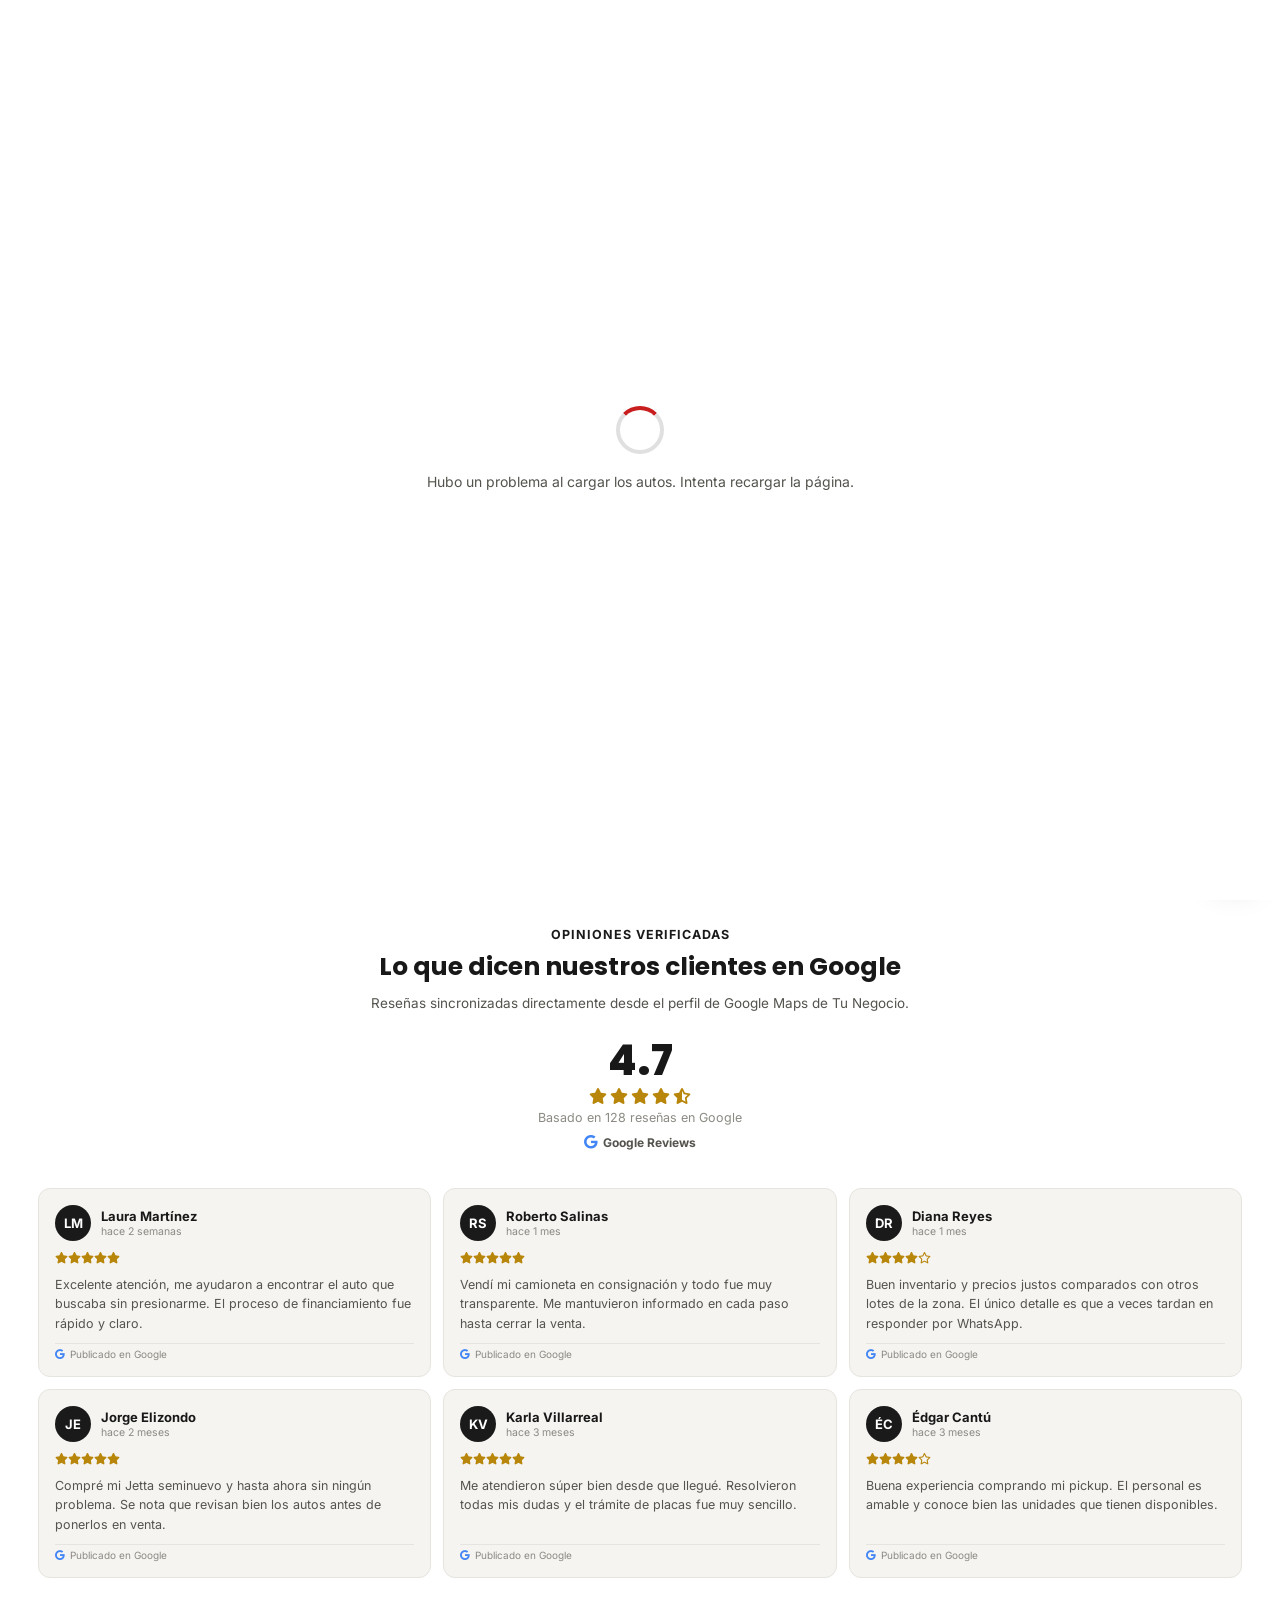
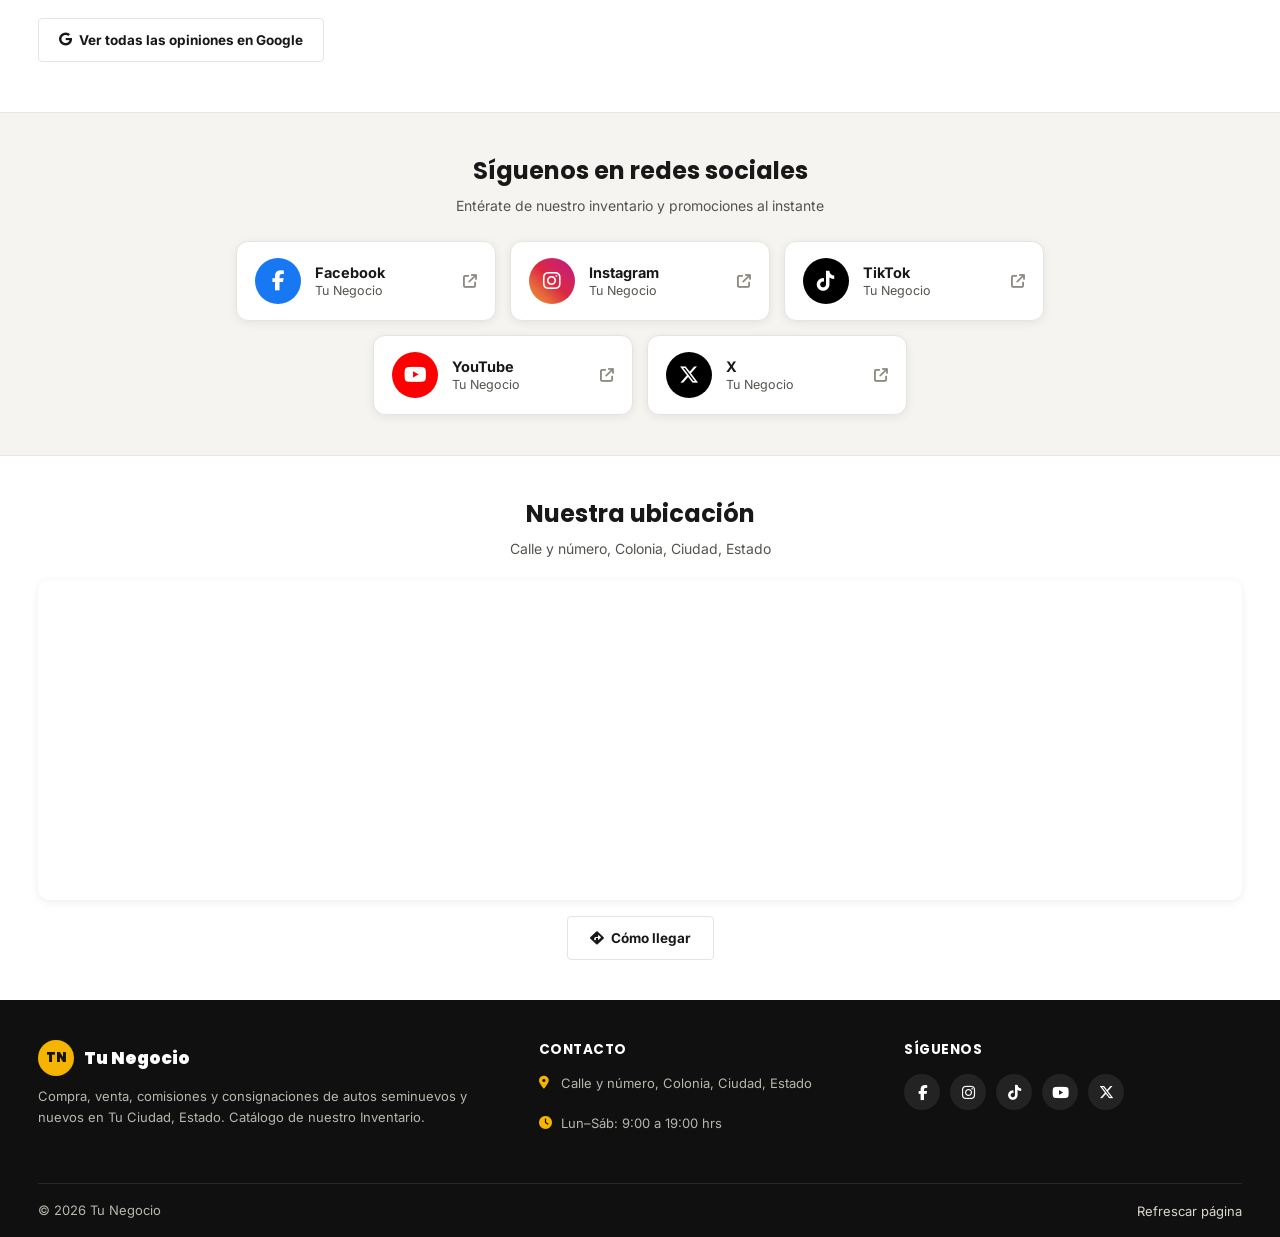
<file: demo/autos.html>
<!doctype html><html lang="es-MX"><head><meta charset="UTF-8"><meta name="viewport" content="width=device-width,initial-scale=1"><title>Catálogo de Autos | Tu Negocio</title><meta name="description" content="Catálogo interactivo de autos seminuevos y nuevos. Filtra por categoría, busca por marca o modelo y cotiza por WhatsApp."><link rel="preconnect" href="https://fonts.googleapis.com"><link rel="preconnect" href="https://fonts.gstatic.com" crossorigin><link href="https://fonts.googleapis.com/css2?family=Poppins:wght@500;600;700;800;900&family=Inter:wght@400;500;600;700&display=swap" rel="stylesheet"><link rel="stylesheet" href="https://cdnjs.cloudflare.com/ajax/libs/font-awesome/6.5.2/css/all.min.css"><style>:root{--color-primary:#1a1a1a;--color-primary-dark:#000000;--color-accent:#c81e1e;--color-accent-dark:#a31c1c;--color-highlight:#f5b400;--color-highlight-dark:#d99e00;--color-star:#b8860b;--color-whatsapp:#25d366;--color-whatsapp-dark:#1ebc59;--color-dark:#141414;--color-heading:#181818;--color-text:#55534d;--color-muted:#8c8a83;--color-bar:#101010;--color-light-bg:#f5f4f1;--color-border:#e6e4de;--color-white:#ffffff;--color-success-bg:#eafaf1;--font-display:'Poppins',sans-serif;--font-body:'Inter',sans-serif;--radius:4px;--radius-lg:12px;--container:1240px;--transition:.3s ease;--shadow-sm:0 2px 10px rgba(0, 0, 0, .07);--shadow-md:0 10px 30px rgba(0, 0, 0, .13);--shadow-lg:0 20px 50px rgba(0, 0, 0, .24)}*{box-sizing:border-box}html{scroll-behavior:smooth;overflow-x:clip;overscroll-behavior-x:none}body{margin:0;font-family:var(--font-body);color:var(--color-text);background:var(--color-light-bg);-webkit-font-smoothing:antialiased;overflow-x:clip;overscroll-behavior-x:none}img{max-width:100%;display:block}a{text-decoration:none;color:inherit}ul{list-style:none;margin:0;padding:0}button{font-family:inherit;cursor:pointer}h1,h2,h3,h4,h5,h6{margin:0;color:var(--color-heading);font-family:var(--font-display);font-weight:700}p{line-height:1.65;margin:0}.container{width:100%;max-width:var(--container);margin:0 auto;padding:0 18px}:focus-visible{outline:3px solid var(--color-accent);outline-offset:2px}.visually-hidden{position:absolute;width:1px;height:1px;padding:0;margin:-1px;overflow:hidden;clip:rect(0,0,0,0);white-space:nowrap;border:0}.top-bar{background:var(--color-dark);color:#d6d3ca;font-size:12.5px}.top-bar .container{display:flex;flex-direction:column;align-items:flex-start;gap:6px;padding-top:8px;padding-bottom:8px}.top-bar__info{display:flex;flex-direction:column;gap:4px}.top-bar__item{display:flex;align-items:center;gap:6px}.top-bar__item i{color:var(--color-highlight);font-size:12px;flex-shrink:0}.top-bar__item--link{transition:var(--transition);border-bottom:1px solid transparent}.top-bar__item--link:hover{color:var(--color-highlight);border-bottom-color:var(--color-highlight)}.top-bar__cta{display:inline-flex;align-items:center;gap:6px;color:#fff;font-weight:600;font-size:12.5px;padding:2px 0;border-bottom:1px solid rgba(255,255,255,.35);transition:var(--transition)}.top-bar__cta i{color:var(--color-whatsapp);font-size:14px}.top-bar__cta:hover{color:var(--color-whatsapp);border-bottom-color:var(--color-whatsapp)}.site-header{background:var(--color-bar);color:#fff;position:sticky;top:0;z-index:400;box-shadow:var(--shadow-sm)}.site-header .container{display:flex;align-items:center;justify-content:space-between;gap:14px;padding-top:14px;padding-bottom:14px}.brand{display:flex;align-items:center;gap:10px;font-size:18px;font-weight:900;font-family:var(--font-display);color:#fff;white-space:nowrap}.brand .brand-mark{height:40px;width:40px;border-radius:50%;background:var(--color-highlight);color:var(--color-dark);display:flex;align-items:center;justify-content:center;font-size:15px;font-weight:900;flex-shrink:0}.brand span em{color:var(--color-highlight);font-style:normal}.header__socials{display:flex;align-items:center;gap:8px}.header__socials a{display:flex;align-items:center;justify-content:center;width:34px;height:34px;border-radius:50%;background:rgba(255,255,255,.12);color:#fff;font-size:15px;transition:var(--transition)}.header__socials a:hover{background:var(--color-highlight);color:var(--color-dark)}.catalog-hero{position:relative;background:linear-gradient(120deg,rgba(10,10,10,.93) 0,rgba(55,12,12,.88) 100%),url("https://images.unsplash.com/photo-1494905998402-395d579af36f?auto=format&fit=crop&w=1600&q=60") center/cover no-repeat;color:#fff;padding:14px 0 12px;text-align:center;overflow:hidden}.catalog-hero__video{position:absolute;inset:0;width:100%;height:100%;object-fit:cover;z-index:0}@media (prefers-reduced-motion:reduce){.catalog-hero__video{display:none}}.catalog-hero .container{position:relative;z-index:2;display:flex;flex-direction:column;align-items:center}.catalog-hero .eyebrow{font-size:13px;font-weight:700;text-transform:uppercase;letter-spacing:1px;color:var(--color-highlight);text-shadow:0 1px 4px rgba(0,0,0,.65)}.catalog-hero h1{color:#fff;font-size:24px;margin-top:5px;line-height:1.25;text-shadow:0 2px 10px rgba(0,0,0,.7)}.catalog-hero p{margin-top:6px;color:#e4e1d8;font-size:14px;max-width:560px;text-shadow:0 1px 6px rgba(0,0,0,.7)}.search-bar{margin-top:14px;position:relative;width:100%}.search-bar input{width:100%;padding:14px 44px 14px 44px;border-radius:50px;border:none;font-family:var(--font-body);font-size:15px;background:#fff;color:var(--color-heading);box-shadow:var(--shadow-md)}.search-bar input::placeholder{color:var(--color-muted)}.search-bar i.fa-magnifying-glass{position:absolute;left:16px;top:50%;transform:translateY(-50%);color:var(--color-muted);font-size:15px}.search-bar .clear-search{position:absolute;right:10px;top:50%;transform:translateY(-50%);background:var(--color-light-bg);border:none;color:var(--color-muted);width:28px;height:28px;border-radius:50%;display:none;align-items:center;justify-content:center;font-size:12px}.search-bar .clear-search.show{display:flex}.search-bar--compact{max-width:480px;margin:0 auto 14px}.search-bar--compact input{padding:11px 40px 11px 40px;font-size:14px;box-shadow:none;border:1.5px solid var(--color-border)}.search-bar--compact input:focus{border-color:var(--color-primary)}.catalog-hero__about-wrap{position:relative;z-index:2;display:block;width:100%;margin-top:12px}@media (min-width:600px){.catalog-hero__about-wrap{margin-top:14px}}@media (min-width:992px){.catalog-hero__about-wrap{margin-top:16px}}.hero-about{position:relative;overflow:hidden;padding:16px 20px;background:rgba(10,10,10,.58);backdrop-filter:blur(10px);-webkit-backdrop-filter:blur(10px);border:1px solid rgba(255,255,255,.16);border-radius:var(--radius-lg);text-align:center;box-shadow:var(--shadow-lg)}.hero-about::before{content:"";position:absolute;top:-90px;left:50%;transform:translateX(-50%);width:280px;height:280px;background:radial-gradient(circle,rgba(245,180,0,.22) 0,rgba(245,180,0,0) 70%);pointer-events:none}.hero-about__badge{position:relative;display:inline-flex;align-items:center;gap:8px;background:rgba(245,180,0,.16);color:var(--color-highlight);font-family:var(--font-display);font-weight:700;font-size:12px;text-transform:uppercase;letter-spacing:.04em;padding:6px 14px;border-radius:50px;margin-bottom:8px}.hero-about h2{position:relative;color:#fff;font-size:21px;margin:0 auto 8px}.hero-about h2::after{content:"";display:block;width:56px;height:3px;margin:10px auto 0;background:var(--color-highlight);border-radius:2px}.hero-about__intro{position:relative;max-width:680px;margin:0 auto 12px;color:rgba(255,255,255,.88);font-size:14.5px;line-height:1.6}.hero-about__features{position:relative;display:grid;grid-template-columns:1fr;gap:16px}.hero-about__feature{padding:0 6px}.hero-about__icon{width:44px;height:44px;margin:0 auto 8px;border-radius:50%;background:linear-gradient(135deg,var(--color-highlight),var(--color-highlight-dark));color:var(--color-dark);display:flex;align-items:center;justify-content:center;font-size:16px;box-shadow:var(--shadow-sm)}.hero-about__feature h3{color:#fff;font-size:14.5px;margin:0 0 6px}.hero-about__feature p{color:rgba(255,255,255,.74);font-size:13px;line-height:1.6;margin:0}@media (min-width:700px){.hero-about__features{grid-template-columns:repeat(2,1fr);gap:20px 20px}}@media (min-width:992px){.hero-about{padding:20px 40px}.hero-about__features{grid-template-columns:repeat(4,1fr)}}.filter-section{position:sticky;top:68px;background:var(--color-white);z-index:300;padding:14px 0 10px;border-bottom:1px solid var(--color-border);box-shadow:0 6px 18px rgba(0,0,0,.1)}.filter__controls{display:flex;gap:10px;overflow-x:auto;padding:6px 2px 18px;scrollbar-width:none}.filter__controls::-webkit-scrollbar{display:none}.filter__controls button{flex-shrink:0;border:1.5px solid #cfccc3;background:var(--color-white);color:var(--color-heading);font-size:13.5px;font-weight:700;padding:10px 18px;border-radius:50px;transition:var(--transition);display:inline-flex;align-items:center;gap:7px;white-space:nowrap}.filter__controls button:hover{border-color:var(--color-primary)}.filter__controls button i{color:var(--color-primary);transition:var(--transition)}.filter__controls button.active{background:var(--color-accent);border-color:var(--color-accent);color:#fff;box-shadow:0 4px 12px rgba(200,30,30,.35)}.filter__controls button.active i{color:var(--color-highlight)}@media (min-width:992px){.filter-section .search-bar--compact{margin-bottom:16px}}.results-count{margin-top:2px;font-size:13px;color:var(--color-muted)}.results-count strong{color:var(--color-heading)}.view-toggle{display:flex;gap:8px;margin:4px 0 0}.view-toggle__btn{flex:1;display:inline-flex;align-items:center;justify-content:center;gap:6px;border:1.5px solid #cfccc3;background:var(--color-white);color:var(--color-heading);font-size:12.5px;font-weight:700;padding:9px 10px;border-radius:50px;transition:var(--transition)}.view-toggle__btn i{color:var(--color-primary);transition:var(--transition)}.view-toggle__btn.active{background:var(--color-primary);border-color:var(--color-primary);color:#fff}.view-toggle__btn.active i{color:var(--color-highlight)}@media (min-width:600px){.view-toggle{display:none}}@media (max-width:599.98px){.filter-section{padding:8px 0 6px}.filter-section .search-bar--compact{margin:0 auto 8px}.filter-section .search-bar--compact input{padding:9px 38px 9px 38px}.filter__controls{padding:2px 2px 8px;gap:8px}.filter__controls button{padding:7px 14px;font-size:12.5px}.view-toggle{gap:6px;margin:0}.view-toggle__btn{padding:7px 8px;font-size:12px}.results-count{margin-top:0}}.cars-section{padding:26px 0 60px}.cars-grid{display:grid;grid-template-columns:1fr;gap:22px;margin-top:18px}.car-card{background:#fff;border-radius:var(--radius-lg);overflow:hidden;box-shadow:var(--shadow-sm);border:1px solid var(--color-border);transition:transform var(--transition),box-shadow var(--transition);opacity:1;transform:scale(1);animation:cardIn .35s ease both;display:flex;flex-direction:column;height:100%}@keyframes cardIn{from{opacity:0;transform:translateY(14px) scale(.98)}to{opacity:1;transform:translateY(0) scale(1)}}.car-card:hover{transform:translateY(-4px);box-shadow:var(--shadow-md)}.car-card.is-hidden{display:none}.car-card__media{position:relative;aspect-ratio:16/9;overflow:hidden;cursor:pointer;background:var(--color-light-bg)}.car-card__media img{width:100%;height:100%;object-fit:cover;transition:transform .5s ease}.car-card:hover .car-card__media img{transform:scale(1.06)}.car-card__badges{position:absolute;top:10px;left:10px;display:flex;gap:6px;flex-wrap:wrap}.badge{font-size:11px;font-weight:700;text-transform:uppercase;letter-spacing:.3px;padding:5px 10px;border-radius:50px;color:#fff;backdrop-filter:blur(2px)}.badge.nuevo{background:rgba(200,30,30,.92)}.badge.seminuevo{background:rgba(26,26,26,.88)}.badge.cat{background:rgba(20,20,20,.62)}.car-card__body{padding:16px;display:flex;flex-direction:column;flex:1}.car-card__top{display:flex;justify-content:space-between;align-items:flex-start;gap:10px;cursor:pointer}.car-card__name{font-size:16.5px;line-height:1.3}.car-card__name small{display:block;font-family:var(--font-body);font-weight:500;font-size:12.5px;color:var(--color-muted);margin-top:2px}.car-card__price{font-family:var(--font-display);font-size:17px;font-weight:800;color:var(--color-accent);white-space:nowrap}.car-card__price span{display:block;font-family:var(--font-body);font-weight:500;font-size:10.5px;color:var(--color-muted);text-transform:uppercase}.car-card__specs{display:grid;grid-template-columns:repeat(3,1fr);gap:8px;margin:12px 0 0}.spec-chip{display:flex;align-items:center;justify-content:center;gap:5px;background:var(--color-light-bg);border:1px solid var(--color-border);color:var(--color-text);font-size:11.5px;font-weight:600;padding:8px 6px;border-radius:var(--radius);min-width:0}.spec-chip i{color:var(--color-primary);font-size:12px;flex-shrink:0}.spec-chip__val{overflow:hidden;text-overflow:ellipsis;white-space:nowrap;min-width:0}.car-card__actions{display:flex;gap:10px;margin-top:auto;padding-top:14px}.btn{flex:1;display:inline-flex;align-items:center;justify-content:center;gap:7px;font-size:13.5px;font-weight:700;padding:13px 14px;min-height:44px;border-radius:var(--radius);border:1px solid transparent;transition:var(--transition);text-align:center}.btn-outline{background:#fff;border-color:var(--color-border);color:var(--color-heading)}.btn-outline:hover{background:var(--color-light-bg)}.btn-whatsapp{background:var(--color-whatsapp);color:#fff}.btn-whatsapp:hover{background:var(--color-whatsapp-dark)}@media (max-width:599.98px){.cars-grid.cars-grid--compact{grid-template-columns:repeat(2,1fr);gap:10px}.cars-grid--compact .car-card{border-radius:var(--radius)}.cars-grid--compact .car-card__media{aspect-ratio:4/3}.cars-grid--compact .car-card__badges{top:6px;left:6px;gap:4px}.cars-grid--compact .badge.cat{display:none}.cars-grid--compact .badge{font-size:9px;padding:3px 7px}.cars-grid--compact .car-card__body{padding:9px}.cars-grid--compact .car-card__top{flex-direction:column;align-items:flex-start;gap:2px}.cars-grid--compact .car-card__name{font-size:12.5px;line-height:1.25;display:-webkit-box;-webkit-line-clamp:1;-webkit-box-orient:vertical;overflow:hidden}.cars-grid--compact .car-card__name small{display:none}.cars-grid--compact .car-card__price{font-size:13.5px;white-space:normal}.cars-grid--compact .car-card__price span{display:none}.cars-grid--compact .car-card__specs{display:none}.cars-grid--compact .car-card__actions{padding-top:8px}.cars-grid--compact .btn-outline{display:none}.cars-grid--compact .btn-whatsapp{font-size:11px;padding:9px 6px;min-height:36px;gap:4px}}.empty-state{display:none;text-align:center;padding:60px 20px;color:var(--color-muted)}.empty-state.show{display:block}.empty-state i{font-size:40px;color:var(--color-border);margin-bottom:14px}.empty-state h3{font-size:17px;margin-bottom:6px}.modal-overlay{position:fixed;inset:0;background:rgba(10,17,24,.55);opacity:0;visibility:hidden;transition:opacity var(--transition);z-index:900}.modal-overlay.is-open{opacity:1;visibility:visible}.car-modal{position:fixed;inset:0;background:#fff;z-index:1000;transform:translateY(100%);transition:transform .35s ease,visibility .35s ease;overflow-y:auto;overflow-x:hidden;overscroll-behavior:contain;touch-action:pan-y;-webkit-overflow-scrolling:touch;visibility:hidden;pointer-events:none}.car-modal.is-open{transform:translateY(0);visibility:visible;pointer-events:auto}.wa-selector-overlay{position:fixed;inset:0;background:rgba(10,17,24,.55);opacity:0;visibility:hidden;transition:opacity var(--transition);z-index:1100;display:flex;align-items:center;justify-content:center;padding:16px}.wa-selector-overlay.is-open{opacity:1;visibility:visible}.wa-selector{background:#fff;border-radius:16px;padding:28px 24px;width:min(340px,100%);text-align:center;box-shadow:var(--shadow-lg)}.wa-selector h3{margin:0 0 6px;font-size:1.05rem;color:var(--color-primary)}.wa-selector p{margin:0 0 18px;font-size:.9rem;color:var(--color-text)}.wa-selector__options{display:flex;flex-direction:column;gap:10px}.wa-selector__btn{display:flex;align-items:center;justify-content:center;gap:8px;padding:12px 16px;border-radius:10px;background:var(--color-whatsapp);color:#fff;font-weight:600;border:none;cursor:pointer;font-size:.95rem;transition:background .2s ease}.wa-selector__btn:hover{background:var(--color-whatsapp-dark)}.wa-selector__cancel{margin-top:14px;background:0 0;border:none;color:var(--color-muted);font-size:.85rem;cursor:pointer;text-decoration:underline}.car-modal__close{position:sticky;top:0;z-index:20;display:flex;justify-content:flex-end;padding:14px;background:linear-gradient(180deg,rgba(0,0,0,.35),transparent)}.car-modal__close button{width:44px;height:44px;border-radius:50%;border:none;background:rgba(15,23,31,.55);color:#fff;font-size:16px;display:flex;align-items:center;justify-content:center}.car-modal__gallery{margin-top:-72px;position:relative;aspect-ratio:4/3;background:var(--color-light-bg);overflow:hidden;touch-action:pan-y;overscroll-behavior:contain}.car-modal__gallery-track{display:flex;height:100%;transition:transform .4s ease}.car-modal__gallery-track img{min-width:100%;height:100%;object-fit:cover}.car-modal__gallery-nav{position:absolute;top:50%;transform:translateY(-50%);width:36px;height:36px;border-radius:50%;border:none;background:rgba(255,255,255,.85);color:var(--color-heading);font-size:13px;display:flex;align-items:center;justify-content:center;box-shadow:var(--shadow-sm)}.car-modal__gallery-nav.prev{left:12px}.car-modal__gallery-nav.next{right:12px}.car-modal__gallery-dots{position:absolute;bottom:12px;left:0;right:0;display:flex;justify-content:center;gap:6px}.car-modal__gallery-dots button{width:7px;height:7px;border-radius:50%;border:none;background:rgba(255,255,255,.55);padding:0}.car-modal__gallery-dots button.active{background:#fff;width:18px;border-radius:4px}.car-modal__content{padding:22px 18px 40px}.car-modal__badges{display:flex;gap:8px;margin-bottom:10px;flex-wrap:wrap}.car-modal__title{font-size:22px;line-height:1.3;margin-bottom:4px}.car-modal__subtitle{color:var(--color-muted);font-size:14px;margin-bottom:18px}.car-modal__price{font-family:var(--font-display);font-size:26px;font-weight:800;color:var(--color-accent);margin-bottom:20px}.car-modal__price span{display:block;font-family:var(--font-body);font-size:11px;font-weight:600;color:var(--color-muted);text-transform:uppercase}.car-modal__grid{display:grid;grid-template-columns:repeat(2,1fr);gap:12px;margin-bottom:24px}.info-box{background:var(--color-light-bg);border:1px solid var(--color-border);border-radius:var(--radius);padding:12px}.info-box i{color:var(--color-primary);font-size:15px;margin-bottom:6px;display:block}.info-box .label{font-size:11px;color:var(--color-muted);text-transform:uppercase;font-weight:700;letter-spacing:.3px}.info-box .value{font-size:14px;color:var(--color-heading);font-weight:700;margin-top:2px}.car-modal__section{margin-bottom:22px}.car-modal__section h3{font-size:15px;margin-bottom:8px;display:flex;align-items:center;gap:8px}.car-modal__section h3 i{color:var(--color-accent-dark)}.car-modal__section p{font-size:14.5px;color:var(--color-text)}.car-modal__notes{background:var(--color-success-bg);border:1px solid #c7ecd6;border-radius:var(--radius);padding:14px;font-size:13.5px;color:#1c5c3a;display:flex;gap:10px}.car-modal__notes i{color:#1ebc59;font-size:16px;margin-top:1px}.car-modal__cta{position:sticky;bottom:0;background:#fff;padding:14px 18px env(safe-area-inset-bottom,0);border-top:1px solid var(--color-border);margin:0 -18px -40px}.car-modal__cta .btn{width:100%;padding:15px;font-size:15px}.reviews-section{background:#fff;padding:34px 0 40px;border-top:1px solid var(--color-border)}.reviews-head{text-align:center;max-width:560px;margin:0 auto 20px}.reviews-eyebrow{font-size:12.5px;font-weight:700;text-transform:uppercase;letter-spacing:1px;color:var(--color-primary)}.reviews-head h2{font-size:20px;margin-top:8px;margin-bottom:8px;line-height:1.3}.reviews-head p{font-size:13.5px;color:var(--color-text)}.reviews-summary{display:flex;flex-direction:column;align-items:center;gap:6px;text-align:center;margin-bottom:20px}.reviews-summary__score{font-family:var(--font-display);font-size:clamp(32px, 9vw, 42px);font-weight:800;color:var(--color-heading);line-height:1}.reviews-summary__stars{display:flex;gap:3px;color:var(--color-star);font-size:16px}.reviews-summary__meta{font-size:12.5px;color:var(--color-muted)}.reviews-summary__google{display:inline-flex;align-items:center;gap:6px;font-size:12px;font-weight:700;color:var(--color-text);margin-top:4px}.reviews-summary__google i{color:#4285f4;font-size:14px}.reviews-loading{text-align:center;padding:22px 0;color:var(--color-muted);font-size:13px}.reviews-loading i{margin-right:6px}.reviews-swipe-hint{display:flex;align-items:center;justify-content:center;gap:6px;font-size:11.5px;color:var(--color-muted);margin:-6px 0 12px}.reviews-swipe-hint i{font-size:10px}.reviews-carousel-wrap{position:relative;padding:10px 0 16px;margin:0 6px}.reviews-carousel-wrap::after{content:"";position:absolute;top:10px;right:0;bottom:16px;width:34px;background:linear-gradient(to right,rgba(255,255,255,0),#fff);pointer-events:none}.reviews-carousel{display:flex;gap:12px;overflow-x:auto;scroll-snap-type:x mandatory;scrollbar-width:none;margin:0 -18px;padding-left:18px;padding-right:18px}.reviews-carousel::-webkit-scrollbar{display:none}.review-card{scroll-snap-align:start;flex:0 0 80%;max-width:290px;background:var(--color-light-bg);border:1px solid var(--color-border);border-radius:var(--radius-lg);padding:16px;display:flex;flex-direction:column;gap:10px}.review-card__head{display:flex;align-items:center;gap:10px}.review-card__avatar{width:36px;height:36px;border-radius:50%;background:var(--color-primary);color:#fff;display:flex;align-items:center;justify-content:center;font-weight:700;font-size:13px;flex-shrink:0}.review-card__name{font-size:13px;font-weight:700;color:var(--color-heading);line-height:1.3}.review-card__date{font-size:10.5px;color:var(--color-muted)}.review-card__stars{color:var(--color-star);font-size:11.5px}.review-card__text{font-size:12.5px;color:var(--color-text);line-height:1.55;display:-webkit-box;-webkit-line-clamp:5;-webkit-box-orient:vertical;overflow:hidden}.review-card__google-badge{margin-top:auto;font-size:10px;color:var(--color-muted);display:flex;align-items:center;gap:5px;padding-top:4px;border-top:1px solid var(--color-border)}.review-card__google-badge i{color:#4285f4}.reviews-cta{margin-top:20px}.reviews-cta__btn{display:flex;width:100%;padding:13px 20px}@media (min-width:600px){.reviews-section{padding:44px 0 50px}.reviews-head{margin-bottom:26px}.reviews-head h2{font-size:23px}.reviews-summary{margin-bottom:24px}.review-card{flex:0 0 260px;max-width:none}.reviews-carousel-wrap{padding:14px 0 20px}.reviews-carousel-wrap::after{top:14px;bottom:20px}.reviews-cta__btn{display:inline-flex;width:auto;margin:0 auto}}@media (min-width:992px){.reviews-swipe-hint{display:none}.reviews-carousel-wrap{margin:0}.reviews-carousel-wrap::after{display:none}.reviews-carousel{display:grid;grid-template-columns:repeat(3,1fr);overflow:visible;margin:0;padding:0}.reviews-head h2{font-size:25px}}.social-section{padding:40px 0;background:var(--color-light-bg);border-top:1px solid var(--color-border)}.social-section .section-head{text-align:center;margin-bottom:24px}.social-section .section-head h2{font-size:24px;margin:0 0 6px}.social-section .section-head p{color:var(--color-text);font-size:14px;margin:0}.social-ctas{display:flex;flex-direction:column;align-items:stretch;justify-content:center;flex-wrap:wrap;gap:14px;max-width:380px;margin:0 auto}.social-cta{display:flex;align-items:center;gap:14px;background:#fff;border-radius:var(--radius-lg);box-shadow:var(--shadow-sm);padding:16px 18px;transition:var(--transition);border:1px solid var(--color-border)}.social-cta:hover{transform:translateY(-2px);box-shadow:var(--shadow-md)}.social-cta__icon{display:flex;align-items:center;justify-content:center;width:46px;height:46px;border-radius:50%;flex-shrink:0;font-size:20px;color:#fff}.social-cta__icon--facebook{background:#1877f2}.social-cta__icon--instagram{background:linear-gradient(45deg,#f09433,#e6683c,#dc2743,#cc2366,#bc1888)}.social-cta__icon--tiktok{background:#000}.social-cta__icon--youtube{background:red}.social-cta__icon--x{background:#000}.social-cta__text{display:flex;flex-direction:column;gap:2px;text-align:left}.social-cta__text strong{font-size:14.5px;color:var(--color-heading)}.social-cta__text span{font-size:12.5px;color:var(--color-text)}.social-cta__arrow{margin-left:auto;color:var(--color-muted);font-size:14px}.map-section{padding:40px 0;background:var(--color-white);border-top:1px solid var(--color-border)}.map-section .section-head{text-align:center;margin-bottom:20px}.map-section .section-head h2{font-size:24px;margin:0 0 6px}.map-section .section-head p{color:var(--color-text);font-size:14px;margin:0}.map-section__frame{width:100%;border-radius:var(--radius-lg);overflow:hidden;box-shadow:var(--shadow-sm)}.map-section__frame iframe{width:100%;height:320px;border:0;display:block}.map-section__cta{text-align:center;margin-top:16px}.map-section__cta .btn{display:inline-flex;flex:none;padding-left:22px;padding-right:22px}.catalog-footer{background:var(--color-bar);color:#b8b6ad;padding:40px 0 0;font-size:13px}.catalog-footer__grid{display:grid;grid-template-columns:1fr;gap:28px;padding-bottom:30px}.catalog-footer__brand{display:flex;align-items:center;gap:10px;font-family:var(--font-display);font-weight:900;font-size:17px;color:#fff;margin-bottom:10px}.catalog-footer__brand .brand-mark{height:36px;width:36px;border-radius:50%;background:var(--color-highlight);color:var(--color-dark);display:flex;align-items:center;justify-content:center;font-size:13px;font-weight:900;flex-shrink:0}.catalog-footer p{margin:0 0 8px;line-height:1.6}.catalog-footer h4{color:#fff;font-size:13.5px;text-transform:uppercase;letter-spacing:.5px;margin:0 0 14px}.catalog-footer__info span{display:flex;align-items:flex-start;gap:8px;margin-bottom:10px;line-height:1.5}.catalog-footer__info i{color:var(--color-highlight);width:14px;flex-shrink:0;margin-top:2px}.catalog-footer__socials{display:flex;gap:10px}.catalog-footer__socials a{display:flex;align-items:center;justify-content:center;width:36px;height:36px;border-radius:50%;background:rgba(255,255,255,.08);color:#fff;font-size:15px;transition:var(--transition)}.catalog-footer__socials a:hover{background:var(--color-highlight);color:var(--color-dark)}.catalog-footer__bottom{border-top:1px solid rgba(255,255,255,.1);padding:16px 0;display:flex;flex-direction:column;gap:8px;align-items:center;text-align:center}.catalog-footer__bottom p{margin:0}.catalog-footer__bottom a{color:#d9d6cc}.float-btn{position:fixed;right:18px;width:56px;height:56px;border-radius:50%;display:flex;align-items:center;justify-content:center;font-size:24px;color:#fff;box-shadow:var(--shadow-md);z-index:350;transition:var(--transition)}.float-btn:hover{transform:scale(1.06)}.float-btn--whatsapp{bottom:18px;background:var(--color-whatsapp);animation:pulse 2.4s infinite}@keyframes pulse{0%{box-shadow:0 0 0 0 rgba(37,211,102,.55),var(--shadow-md)}70%{box-shadow:0 0 0 12px rgba(37,211,102,0),var(--shadow-md)}100%{box-shadow:0 0 0 0 rgba(37,211,102,0),var(--shadow-md)}}.float-btn--map{bottom:86px;background:var(--color-primary)}.float-btn--instagram{bottom:154px;background:linear-gradient(45deg,#f09433,#e6683c,#dc2743,#cc2366,#bc1888)}@media (min-width:992px){.float-btn--instagram,.float-btn--map{display:none}}@media (min-width:600px){.cars-grid{grid-template-columns:repeat(2,1fr)}.catalog-hero h1{font-size:27px}.car-modal{position:fixed;inset:0 6%;box-shadow:var(--shadow-lg)}.car-modal__cta{margin:0 -18px 0}.car-modal__gallery{aspect-ratio:unset;height:min(46vh,420px)}.top-bar__info{flex-direction:row;gap:18px}.social-ctas{flex-direction:row;max-width:none}.catalog-footer__grid{grid-template-columns:repeat(2,1fr)}}@media (min-width:992px){.cars-grid{grid-template-columns:repeat(3,1fr)}.catalog-hero{padding:20px 0 14px}.catalog-hero h1{font-size:30px}.catalog-hero p{font-size:15.5px}.filter-section{top:68px}.car-modal{inset:0 12%}.car-modal__gallery{height:min(42vh,400px)}.car-modal__content{padding:30px 34px 40px}.car-modal__cta{margin:0 -34px 0}.top-bar .container{flex-direction:row;align-items:center;justify-content:space-between}.social-ctas{max-width:900px}.social-cta{flex:0 1 260px}.catalog-footer__grid{grid-template-columns:1.4fr 1fr 1fr}.catalog-footer__bottom{flex-direction:row;justify-content:space-between;text-align:left}}@media (min-width:1200px){.cars-grid{grid-template-columns:repeat(3,1fr)}.car-modal{inset:0 18%}.car-modal__gallery{height:min(38vh,380px)}}.loader-overlay{position:fixed;inset:0;background:#fff;display:flex;flex-direction:column;align-items:center;justify-content:center;z-index:9999;transition:opacity .4s ease,visibility .4s ease}.loader-overlay.hidden{opacity:0;visibility:hidden;pointer-events:none}.loader-spinner{width:48px;height:48px;border:4px solid #e0e0e0;border-top-color:var(--color-accent);border-radius:50%;animation:spin .8s linear infinite}.loader-text{margin-top:16px;font-family:inherit;color:var(--color-text);font-size:14px}@keyframes spin{to{transform:rotate(360deg)}}</style></head><body><div id="fullscreenLoader" class="loader-overlay"><div class="loader-spinner"></div><p class="loader-text" data-key="loader.text"></p></div><div class="top-bar"><div class="container"><div class="top-bar__info"><span class="top-bar__item"><i class="fa-solid fa-clock"></i> <span data-key="topbar.schedule"></span></span> <a class="top-bar__item top-bar__item--link" href="#ubicacion"><i class="fa-solid fa-location-dot"></i> <span data-key="topbar.address"></span></a></div><a class="top-bar__cta" href="#" onclick="abrirSelectorWhatsappInfo(); return false;"><i class="fa-brands fa-whatsapp"></i> <span data-key="topbar.ctaAsesor"></span></a></div></div><header class="site-header"><div class="container"><a href="#" class="brand"><span class="brand-mark" data-key="brand.mark"></span> <span data-key="brand.nameHtml"></span></a><div class="header__socials"><a href="#" data-key-href="social.items.0.url" target="_blank" rel="noopener" data-key-aria-label="social.items.0.ariaLabel"><i class="fa-brands fa-facebook-f"></i></a> <a href="#" data-key-href="social.items.1.url" target="_blank" rel="noopener" data-key-aria-label="social.items.1.ariaLabel"><i class="fa-brands fa-facebook-f"></i></a> <a href="#" data-key-href="social.items.2.url" target="_blank" rel="noopener" data-key-aria-label="social.items.2.ariaLabel"><i class="fa-brands fa-instagram"></i></a> <a href="#" data-key-href="social.items.3.url" target="_blank" rel="noopener" data-key-aria-label="social.items.3.ariaLabel"><i class="fa-brands fa-tiktok"></i></a> <a href="#" data-key-href="social.items.4.url" target="_blank" rel="noopener" data-key-aria-label="social.items.4.ariaLabel"><i class="fa-brands fa-youtube"></i></a> <a href="#" data-key-href="social.items.5.url" target="_blank" rel="noopener" data-key-aria-label="social.items.5.ariaLabel"><i class="fa-brands fa-x-twitter"></i></a></div></div></header><section class="catalog-hero"><video class="catalog-hero__video" autoplay muted loop playsinline preload="auto" onerror="console.warn('No se pudo cargar el video de fondo del HERO; se mostrará la imagen estática.');" poster="https://images.unsplash.com/photo-1494905998402-395d579af36f?auto=format&fit=crop&w=1600&q=60"><source src="https://videos.pexels.com/video-files/13795953/13795953-uhd_2560_1440_30fps.mp4" type="video/mp4"><source src="https://videos.pexels.com/video-files/13795953/13795953-hd_1280_720_30fps.mp4" type="video/mp4"><source src="https://videos.pexels.com/video-files/13795953/13795953-sd_640_360_30fps.mp4" type="video/mp4"></video><div class="container"><span class="eyebrow" data-key="hero.eyebrow"></span><h1 data-key="hero.title"></h1><p data-key="hero.subtitle"></p></div><div class="container catalog-hero__about-wrap"><div class="hero-about"><span class="hero-about__badge"><i class="fa-solid fa-heart-circle-check"></i> <span data-key="about.badge"></span></span><h2 data-key="about.title"></h2><p class="hero-about__intro" data-key="about.intro"></p><div class="hero-about__features"><div class="hero-about__feature"><div class="hero-about__icon"><i class="fa-solid fa-headset"></i></div><h3 data-key="about.features.0.title"></h3><p data-key="about.features.0.text"></p></div><div class="hero-about__feature"><div class="hero-about__icon"><i class="fa-solid fa-handshake"></i></div><h3 data-key="about.features.1.title"></h3><p data-key="about.features.1.text"></p></div><div class="hero-about__feature"><div class="hero-about__icon"><i class="fa-solid fa-calendar-check"></i></div><h3 data-key="about.features.2.title"></h3><p data-key="about.features.2.text"></p></div><div class="hero-about__feature"><div class="hero-about__icon"><i class="fa-solid fa-people-arrows"></i></div><h3 data-key="about.features.3.title"></h3><p data-key="about.features.3.text"></p></div></div></div></div></section><div class="filter-section"><div class="container"><div class="search-bar search-bar--compact"><i class="fa-solid fa-magnifying-glass"></i> <input id="searchInput" data-key-placeholder="hero.searchPlaceholder" data-key-aria-label="hero.searchAriaLabel"> <button class="clear-search" id="clearSearch" data-key-aria-label="hero.clearSearchAriaLabel"><i class="fa-solid fa-xmark"></i></button></div><div class="filter__controls" id="filterControls"></div><div class="view-toggle" id="viewToggle"><button type="button" class="view-toggle__btn" data-view="list" aria-pressed="false" aria-label="Ver como listado"><i class="fa-solid fa-list"></i> Listado</button> <button type="button" class="view-toggle__btn active" data-view="grid" aria-pressed="true" aria-label="Ver como cuadrícula"><i class="fa-solid fa-table-cells-large"></i> Cuadrícula</button></div><p class="results-count" id="resultsCount"></p></div></div><main><section class="cars-section"><div class="container"><div class="cars-grid" id="carsGrid"></div><div class="empty-state" id="emptyState"><i class="fa-solid fa-car-burst"></i><h3 data-key="emptyState.title"></h3><p data-key="emptyState.text"></p></div></div></section></main><div class="modal-overlay" id="modalOverlay"></div><div class="car-modal" id="carModal" role="dialog" aria-modal="true" aria-labelledby="modalTitle"><div class="car-modal__close"><button id="modalCloseBtn" data-key-aria-label="modal.closeAriaLabel"><i class="fa-solid fa-xmark"></i></button></div><div id="modalBody"></div></div><a class="float-btn float-btn--whatsapp" href="#" onclick="abrirSelectorWhatsappQuote(); return false;" data-key-aria-label="floatBtns.whatsappAriaLabel"><i class="fa-brands fa-whatsapp"></i> </a><a class="float-btn float-btn--map" href="#ubicacion" data-key-aria-label="floatBtns.mapAriaLabel"><i class="fa-solid fa-location-dot"></i> </a><a class="float-btn float-btn--instagram" href="#" data-key-href="social.items.2.url" target="_blank" rel="noopener" data-key-aria-label="floatBtns.instagramAriaLabel"><i class="fa-brands fa-instagram"></i></a><div class="wa-selector-overlay" id="waSelectorOverlay"><div class="wa-selector" role="dialog" aria-modal="true" aria-labelledby="waSelectorTitle"><h3 id="waSelectorTitle"><i class="fa-brands fa-whatsapp"></i> <span data-key="waSelector.title"></span></h3><p data-key="waSelector.subtitle"></p><div class="wa-selector__options" id="waSelectorOptions"></div><button class="wa-selector__cancel" onclick="cerrarSelectorWhatsapp()" data-key="waSelector.cancel"></button></div></div><section class="reviews-section" id="reviews"><div class="container"><div class="reviews-head"><span class="reviews-eyebrow" data-key="reviews.eyebrow"></span><h2 data-key="reviews.title"></h2><p data-key="reviews.subtitle"></p></div><div class="reviews-summary" id="reviewsSummary"></div><div class="reviews-loading" id="reviewsLoading"><i class="fa-solid fa-spinner fa-spin"></i> <span data-key="reviews.loadingText"></span></div><p class="reviews-swipe-hint"><i class="fa-solid fa-arrow-left-long"></i> <span data-key="reviews.swipeHint"></span> <i class="fa-solid fa-arrow-right-long"></i></p><div class="reviews-carousel-wrap"><div class="reviews-carousel" id="reviewsCarousel"></div></div><div class="reviews-cta"><a class="btn btn-outline reviews-cta__btn" id="reviewsCtaBtn" href="#" target="_blank" rel="noopener"><i class="fa-brands fa-google"></i> <span data-key="reviews.ctaText"></span></a></div></div></section><div id="googleMapHidden" style="display:none;width:0;height:0;" aria-hidden="true"></div><section class="social-section"><div class="container"><div class="section-head"><h2 data-key="social.title"></h2><p data-key="social.subtitle"></p></div><div class="social-ctas"><a class="social-cta" href="#" data-key-href="social.items.0.url" target="_blank" rel="noopener"><span class="social-cta__icon social-cta__icon--facebook"><i class="fa-brands fa-facebook-f"></i></span> <span class="social-cta__text"><strong data-key="social.items.0.name"></strong><span data-key="social.items.0.handle"></span></span> <i class="fa-solid fa-arrow-up-right-from-square social-cta__arrow"></i> </a><a class="social-cta" href="#" data-key-href="social.items.1.url" target="_blank" rel="noopener"><span class="social-cta__icon social-cta__icon--facebook"><i class="fa-brands fa-facebook-f"></i></span> <span class="social-cta__text"><strong data-key="social.items.1.name"></strong><span data-key="social.items.1.handle"></span></span> <i class="fa-solid fa-arrow-up-right-from-square social-cta__arrow"></i> </a><a class="social-cta" href="#" data-key-href="social.items.2.url" target="_blank" rel="noopener"><span class="social-cta__icon social-cta__icon--instagram"><i class="fa-brands fa-instagram"></i></span> <span class="social-cta__text"><strong data-key="social.items.2.name"></strong><span data-key="social.items.2.handle"></span></span> <i class="fa-solid fa-arrow-up-right-from-square social-cta__arrow"></i> </a><a class="social-cta" href="#" data-key-href="social.items.3.url" target="_blank" rel="noopener"><span class="social-cta__icon social-cta__icon--tiktok"><i class="fa-brands fa-tiktok"></i></span> <span class="social-cta__text"><strong data-key="social.items.3.name"></strong><span data-key="social.items.3.handle"></span></span> <i class="fa-solid fa-arrow-up-right-from-square social-cta__arrow"></i> </a><a class="social-cta" href="#" data-key-href="social.items.4.url" target="_blank" rel="noopener"><span class="social-cta__icon social-cta__icon--youtube"><i class="fa-brands fa-youtube"></i></span> <span class="social-cta__text"><strong data-key="social.items.4.name"></strong><span data-key="social.items.4.handle"></span></span> <i class="fa-solid fa-arrow-up-right-from-square social-cta__arrow"></i> </a><a class="social-cta" href="#" data-key-href="social.items.5.url" target="_blank" rel="noopener"><span class="social-cta__icon social-cta__icon--x"><i class="fa-brands fa-x-twitter"></i></span> <span class="social-cta__text"><strong data-key="social.items.5.name"></strong><span data-key="social.items.5.handle"></span></span> <i class="fa-solid fa-arrow-up-right-from-square social-cta__arrow"></i></a></div></div></section><section class="map-section" id="ubicacion"><div class="container"><div class="section-head"><h2 data-key="map.title"></h2><p data-key="map.address"></p></div><div class="map-section__frame"><iframe src="" data-key-src="map.embedUrl" allowfullscreen="" loading="lazy" referrerpolicy="no-referrer-when-downgrade" data-key-title="map.iframeTitle"></iframe></div><div class="map-section__cta"><a class="btn btn-outline" href="#" data-key-href="map.directionsUrl" target="_blank" rel="noopener"><i class="fa-solid fa-diamond-turn-right"></i> <span data-key="map.ctaText"></span></a></div></div></section><footer class="catalog-footer"><div class="container"><div class="catalog-footer__grid"><div><div class="catalog-footer__brand"><span class="brand-mark" data-key="brand.mark"></span> <span data-key="footer.brandName"></span></div><p data-key="footer.description"></p></div><div class="catalog-footer__info"><h4 data-key="footer.contactHeading"></h4><span><i class="fa-solid fa-location-dot"></i> <span data-key="topbar.address"></span></span> <span><i class="fa-solid fa-clock"></i> <span data-key="topbar.schedule"></span></span></div><div><h4 data-key="footer.followHeading"></h4><div class="catalog-footer__socials"><a href="#" data-key-href="social.items.0.url" target="_blank" rel="noopener" data-key-aria-label="social.items.0.ariaLabel"><i class="fa-brands fa-facebook-f"></i></a> <a href="#" data-key-href="social.items.1.url" target="_blank" rel="noopener" data-key-aria-label="social.items.1.ariaLabel"><i class="fa-brands fa-facebook-f"></i></a> <a href="#" data-key-href="social.items.2.url" target="_blank" rel="noopener" data-key-aria-label="social.items.2.ariaLabel"><i class="fa-brands fa-instagram"></i></a> <a href="#" data-key-href="social.items.3.url" target="_blank" rel="noopener" data-key-aria-label="social.items.3.ariaLabel"><i class="fa-brands fa-tiktok"></i></a> <a href="#" data-key-href="social.items.4.url" target="_blank" rel="noopener" data-key-aria-label="social.items.4.ariaLabel"><i class="fa-brands fa-youtube"></i></a> <a href="#" data-key-href="social.items.5.url" target="_blank" rel="noopener" data-key-aria-label="social.items.5.ariaLabel"><i class="fa-brands fa-x-twitter"></i></a></div></div></div><div class="catalog-footer__bottom"><p data-key="footer.copyright"></p><a href="#" onclick="forzarActualizacion(); return false;" data-key="footer.refreshLink"></a></div></div></footer><script>function _0xa23a(){var _0x4e82b2=['<div\x20class=\x22car-card__media\x22\x20data-open=\x22','reviewsSummary','(max-width:\x20599px)\x20100vw,\x20(max-width:\x20991px)\x2050vw,\x2033vw','Coupé','Ver\x20detalles','Habla\x20con\x20un\x20asesor','fixed','Tu\x20Negocio','numero','grid','Roberto\x20Salinas','setItem','<h2\x20class=\x22car-modal__title\x22\x20id=\x22modalTitle\x22>','reviewsCarousel','modalCloseBtn','modalBody','scrollTo','nameHtml','</div>','abrirSelectorWhatsappQuote','maps','closest','onerror','Pickup','appendChild','Cotizar','head','¿Con\x20quién\x20quieres\x20hablar?','emptyState','Catálogo\x20de\x20Autos\x20','\x22><i\x20class=\x22fa-solid\x20fa-gears\x22></i><span\x20class=\x22spec-chip__val\x22>','Cumplimos\x20los\x20tiempos\x20de\x20entrega,\x20ya\x20sea\x20con\x20financiamiento\x20o\x20de\x20contado.','Lun–Sáb:\x209:00\x20a\x2019:00\x20hrs','trim','marca','placeId','length','<div\x20class=\x22car-card__top\x22\x20data-open=\x22',')\x22>','Notas\x20adicionales','fallback','hidden','\x27)\x22>','<div\x20class=\x22reviews-summary__meta\x22>','Nos\x20basamos\x20en\x20la\x20empatía:\x20nos\x20ponemos\x20en\x20el\x20lugar\x20de\x20cada\x20cliente\x20que\x20llega\x20a\x20nosotros,\x20resolvemos\x20sus\x20dudas\x20con\x20honestidad\x20y\x20claridad,\x20y\x20cumplimos\x20nuestra\x20palabra\x20en\x20cada\x20compra,\x20venta,\x20comisión\x20o\x20consignación.','modal','🔧\x20Transmisión:\x20{transmision}\x0a','descripcion','facebook1','fa-van-shuttle','Cómo\x20llegar','Facebook','https://www.google.com/maps?q=','Ver\x20ubicación\x20en\x20el\x20mapa','Vendí\x20mi\x20camioneta\x20en\x20consignación\x20y\x20todo\x20fue\x20muy\x20transparente.\x20Me\x20mantuvieron\x20informado\x20en\x20cada\x20paso\x20hasta\x20cerrar\x20la\x20venta.','Deportivo','[data-key]','imgs','<button\x20class=\x22car-modal__gallery-nav\x20prev\x22\x20id=\x22galleryPrev\x22\x20aria-label=\x22','<div\x20class=\x22review-card__stars\x22>','<div\x20class=\x22review-card__date\x22>','script','https://script.googleusercontent.com/macros/echo?user_content_key=[base64]&lib=MG0HouolI-PT1_RvcjZxzZH6hVd8pB1XF','?auto=format&fit=crop&w=','labelModelo','</div></div>','<div\x20class=\x22info-box\x22><i\x20class=\x22fa-solid\x20fa-gears\x22></i><div\x20class=\x22label\x22>','scrollY','modelo','<p>','\x22><i\x20class=\x22fa-solid\x20fa-chevron-left\x22></i></button>','toLowerCase','Marca','Asesor\x201','carsGrid','open','392108FJdklW','Respondemos\x20a\x20la\x20orden\x20de\x20cualquier\x20cliente\x20a\x20cualquier\x20hora,\x20para\x20cualquier\x20tipo\x20de\x20duda.','Buscar\x20por\x20marca,\x20modelo\x20o\x20nombre...','total','galleryNextAriaLabel','href','log','.view-toggle__btn','width','focus','badgeNuevo','text','dataset','Negociaciones\x20transparentes\x20donde\x20cada\x20cliente\x20recibe\x20el\x20trato\x20que\x20se\x20merece.','car-card','true','<p\x20class=\x22car-modal__subtitle\x22>','hace\x202\x20meses','src','Limpiar\x20búsqueda','badgeSeminuevo','[data-key-placeholder]','7rHucMz','resultsCountTemplate','903920oohMwv','\x27;\x22>','remove','<div\x20class=\x22review-card__name\x22>','overflow','descripcionHeading','map','hace\x202\x20semanas','\x20srcset=\x22','.site-header','querySelector','filters','keyTitle','</div><div\x20class=\x22value\x22>','<div\x20class=\x22info-box\x22><i\x20class=\x22fa-solid\x20fa-gauge-high\x22></i><div\x20class=\x22label\x22>','abrirSelectorWhatsappCar','Entérate\x20de\x20nuestro\x20inventario\x20y\x20promociones\x20al\x20instante','<h3><i\x20class=\x22fa-solid\x20fa-circle-check\x22></i>\x20','categoria','allLabel','https://images.unsplash.com/photo-1552519507-da3b142c6e3d?auto=format&fit=crop&w=900&q=60','nombre','dataSourceUrl','Elige\x20un\x20asesor\x20para\x20continuar\x20por\x20WhatsApp','<i\x20class=\x22fa-solid\x20fa-star-half-stroke\x22></i>','keySrc','content','body','760482AzUOBi','Catálogo\x20de\x20Autos\x20|\x20','keyPlaceholder','horario','floor','view','<i\x20class=\x22fa-regular\x20fa-star\x22></i>','shortMark','Ver\x20todas\x20las\x20opiniones\x20en\x20Google','\x22\x20data-dot=\x22','messageTemplate','[data-key-title]','galleryPrevAriaLabel','</span></div>','Compra,\x20venta,\x20comisiones\x20y\x20consignaciones\x20de\x20','precio','Tu\x20Ciudad,\x20Estado','</span>','filter','fa-car','direccion','charAt','reduce','now','<img\x20src=\x22','click','https://wa.me/','hace\x203\x20meses','top','<div\x20class=\x22car-modal__section\x22>','2590983EQqQbZ','Condición','Minivan','<span\x20class=\x22badge\x20','⚙️\x20Motor:\x20{motor}\x0a','labelTransmision','\x20(página\x202)','right','searchInput','SUV','getElementById','1188174pgeoCy','meta[name=\x22description\x22]','<div\x20class=\x22review-card__head\x22>','<button\x20class=\x22active\x22\x20data-filter=\x22all\x22><i\x20class=\x22fa-solid\x20fa-border-all\x22></i>\x20','reviewsCtaBtn','Instagram','Hola,\x20me\x20interesa\x20cotizar\x20el\x20siguiente\x20auto:\x0a','embedQuery','categoryOverrides','Descripción','</button>','TikTok\x20','genericInfoText','condicion','verDetalles','autos\x20seminuevos\x20y\x20nuevos','reload','Lo\x20que\x20dicen\x20nuestros\x20clientes\x20en\x20Google','Sedán','label','Tu+Negocio,LAT,LNG','</h3>','value','googleMapHidden','facebook2','removeItem','keydown','Cerrar\x20detalle','Hubo\x20un\x20problema\x20al\x20cargar\x20los\x20autos.\x20Intenta\x20recargar\x20la\x20página.','<div\x20class=\x22car-modal__content\x22>','reviews','Respeto\x20para\x20todos','Síguenos','fa-truck-pickup','Imagen\x20{n}','style','forzarActualizacion','initGoogleReviewsWidget','Refrescar\x20página','&copy;\x20{year}\x20','<div\x20class=\x22info-box\x22><i\x20class=\x22fa-solid\x20fa-industry\x22></i><div\x20class=\x22label\x22>','es-MX','No\x20encontramos\x20autos\x20con\x20esos\x20filtros','description','Transmisión','Excelente\x20atención,\x20me\x20ayudaron\x20a\x20encontrar\x20el\x20auto\x20que\x20buscaba\x20sin\x20presionarme.\x20El\x20proceso\x20de\x20financiamiento\x20fue\x20rápido\x20y\x20claro.','cerrarSelectorWhatsapp','onerror=\x22this.onerror=null;this.src=\x27','Instagram\x20','.\x20Catálogo\x20de\x20nuestro\x20Inventario.','<button\x20data-filter=\x22','Consultando\x20DB...','cars-grid--compact','left','transmision','offsetHeight','\x22\x20loading=\x22lazy\x22','Imagen\x20siguiente','¿Sigue\x20disponible?','url','createElement','</small></h3>','labelMotor','<button\x20class=\x22btn\x20btn-outline\x22\x20data-open=\x22','https://www.google.com/maps/search/?api=1&query=Tu+Negocio+Tu+Ciudad','TU_GOOGLE_PLACE_ID','show','autos_catalogo','false','rating','\x20(segunda\x20página)','whatsapp','fullscreenLoader','youtube','Acerca\x20de\x20','name','Cancelar','Hola,\x20quiero\x20información\x20general\x20sobre\x20su\x20catálogo\x20de\x20autos.','stringify','redes','Cargando\x20reseñas\x20de\x20Google...','\x27)\x22><i\x20class=\x22fa-brands\x20fa-whatsapp\x22></i>\x20','fa-car-side','classList','abrirSelectorWhatsapp','opacity','title','Buen\x20inventario\x20y\x20precios\x20justos\x20comparados\x20con\x20otros\x20lotes\x20de\x20la\x20zona.\x20El\x20único\x20detalle\x20es\x20que\x20a\x20veces\x20tardan\x20en\x20responder\x20por\x20WhatsApp.','https://maps.googleapis.com/maps/api/js?key=','Desliza\x20para\x20ver\x20más\x20opiniones','button','errorText','100%','Basado\x20en\x20{total}\x20reseñas\x20en\x20Google','<div\x20class=\x22info-box\x22><i\x20class=\x22fa-solid\x20fa-palette\x22></i><div\x20class=\x22label\x22>','\x22><i\x20class=\x22fa-solid\x20','<div\x20class=\x22car-card__body\x22>','<span\x20class=\x22badge\x20cat\x22>','</span></span>','async','Nuevo','display','185aqcCSK','resultsCount','slice','instagram','smooth','toggle','target','pageYOffset','active','Cero\x20discriminación:\x20todos\x20somos\x20clientes\x20en\x20algún\x20momento\x20de\x20la\x20vida.','\x22\x20alt=\x22','Todos','Catálogo\x20interactivo\x20de\x20','</h2>','author_name','454235AyfAyK','galleryDotAriaLabelTemplate','\x22></i>\x20','&q=60\x20','<button\x20class=\x22btn\x20btn-whatsapp\x22\x20onclick=\x22abrirSelectorWhatsappCar(\x27','join','directionsUrl','<div\x20class=\x22car-modal__gallery\x22\x20id=\x22modalGallery\x22>','then','https://www.tiktok.com/@tu-negocio','Calle\x20y\x20número,\x20Colonia,\x20Ciudad,\x20Estado','keyHref','Cotizar\x20este\x20auto\x20por\x20WhatsApp','add','places','🎨\x20Color:\x20{color}\x0a','Laura\x20Martínez','toUpperCase','5218121105318','Ubicación\x20de\x20','Asesor\x202','Hola,\x20quiero\x20información\x20sobre\x20su\x20catálogo\x20de\x20autos.','.loader-text','labelColor','Usando\x20datos\x20en\x20caché','\x22><i\x20class=\x22fa-solid\x20fa-chevron-right\x22></i></button>','querySelectorAll','&libraries=places&callback=initGoogleReviewsWidget','Buscar\x20automóvil','\x20·\x20','Tu\x20<em>Negocio</em>','<div\x20class=\x22car-modal__cta\x22>','all','Híbrido','Intenta\x20con\x20otra\x20búsqueda\x20o\x20selecciona\x20otra\x20categoría.','[data-key-aria-label]','galleryNext','motor','hace\x201\x20mes','forEach','waSelectorOverlay','_blank','YouTube\x20','parse','toLocaleString','basedOnTemplate','rubro','YouTube','none','Facebook\x20','<div\x20class=\x22reviews-summary__google\x22><i\x20class=\x22fa-brands\x20fa-google\x22></i>\x20','find','noopener','<div>','split','loader','catalogViewMode','Color','Nuestra\x20ubicación','labelMarca','Síguenos\x20en\x20Instagram','<div\x20class=\x22reviews-summary__score\x22>','apiKey','<span>','\x22><i\x20class=\x22fa-solid\x20fa-gauge-high\x22></i><span\x20class=\x22spec-chip__val\x22>','elegirWhatsapp','https://www.youtube.com/@tu-negocio','meta','<p\x20class=\x22review-card__text\x22>','<div\x20class=\x22review-card__avatar\x22>','textContent','<article\x20class=\x22review-card\x22>','&z=17&output=embed','genericQuoteText','Hatchback','TikTok','precioNota','indexOf','\x20MXN','getItem','Google\x20Reviews','color','viewToggle','user_ratings_total','placeholder','100vw','</p>','replace','<div\x20class=\x22car-modal__grid\x22>','nuevo','anio','tiktok','Reseñas\x20sincronizadas\x20directamente\x20desde\x20el\x20perfil\x20de\x20Google\x20Maps\x20de\x20','card','Opiniones\x20verificadas','ciudad','<span\x20class=\x22spec-chip\x22\x20title=\x22','author','keyAriaLabel','Formalidad','\x20en\x20','setAttribute','[data-open]','<i\x20class=\x22fa-brands\x20fa-whatsapp\x22></i>\x20','PlacesService','filterControls','<div\x20class=\x22car-modal__price\x22>','aria-pressed','🚗\x20{nombre}\x20{anio}\x0a','.car-modal__gallery-dots\x20button','carModal','addEventListener','Confianza\x20total','date','\x22\x20aria-label=\x22','images.unsplash.com','translateX(-','Explora\x20nuestro\x20inventario\x20multimarca\x20verificado.\x20Filtra\x20por\x20categoría\x20o\x20busca\x20por\x20marca,\x20modelo\x20o\x20nombre\x20y\x20cotiza\x20al\x20instante\x20por\x20WhatsApp.','innerHTML','position','is-open','1014BMFZse','max','<i\x20class=\x22fa-solid\x20fa-star\x22></i>','className'];_0xa23a=function(){return _0x4e82b2;};return _0xa23a();}function _0x4ebb(_0x398ce3,_0x4d644e){_0x398ce3=_0x398ce3-0x1b5;var _0xa23a92=_0xa23a();var _0x4ebb4a=_0xa23a92[_0x398ce3];return _0x4ebb4a;}(function(_0x21eee4,_0x563501){var _0x376aeb=_0x4ebb,_0xcebd4e=_0x21eee4();while(!![]){try{var _0x1527bb=-parseInt(_0x376aeb(0x317))/0x1*(parseInt(_0x376aeb(0x204))/0x2)+parseInt(_0x376aeb(0x288))/0x3+parseInt(_0x376aeb(0x254))/0x4+parseInt(_0x376aeb(0x326))/0x5+parseInt(_0x376aeb(0x2b1))/0x6+-parseInt(_0x376aeb(0x26a))/0x7*(parseInt(_0x376aeb(0x26c))/0x8)+-parseInt(_0x376aeb(0x2a6))/0x9;if(_0x1527bb===_0x563501)break;else _0xcebd4e['push'](_0xcebd4e['shift']());}catch(_0x301f6b){_0xcebd4e['push'](_0xcebd4e['shift']());}}}(_0xa23a,0x2393d),(function(){'use strict';var _0xc8015c=_0x4ebb;const _0xe597a4={'name':_0xc8015c(0x20f),'shortMark':'TN','nameHtml':_0xc8015c(0x344),'rubro':_0xc8015c(0x2c0),'ciudad':_0xc8015c(0x298),'horario':_0xc8015c(0x228),'direccion':_0xc8015c(0x330),'whatsappNumbers':[{'label':_0xc8015c(0x251),'numero':_0xc8015c(0x338)},{'label':_0xc8015c(0x33a),'numero':'5218121105318'}],'redes':{'facebook1':'https://www.facebook.com/tu-negocio','facebook2':'','instagram':'https://www.instagram.com/tu-negocio','tiktok':_0xc8015c(0x32f),'youtube':_0xc8015c(0x1cd),'x':'https://www.x.com/tu-negocio'},'maps':{'embedQuery':_0xc8015c(0x2c5),'directionsUrl':_0xc8015c(0x2f1)},'dataSourceUrl':_0xc8015c(0x246)},_0x5042f0={'meta':{'title':_0xc8015c(0x289)+_0xe597a4[_0xc8015c(0x2fc)],'description':_0xc8015c(0x323)+_0xe597a4[_0xc8015c(0x1b9)]+_0xc8015c(0x1ef)+_0xe597a4[_0xc8015c(0x2fc)]+',\x20'+_0xe597a4['ciudad']+'.\x20Filtra\x20por\x20categoría,\x20busca\x20por\x20marca\x20o\x20modelo\x20y\x20cotiza\x20por\x20WhatsApp.'},'loader':{'text':'Cargando\x20autos\x20disponibles...','errorText':_0xc8015c(0x2cd)},'brand':{'mark':_0xe597a4[_0xc8015c(0x28f)],'nameHtml':_0xe597a4[_0xc8015c(0x219)]},'topbar':{'schedule':_0xe597a4[_0xc8015c(0x28b)],'address':_0xe597a4[_0xc8015c(0x29c)],'ctaAsesor':_0xc8015c(0x20d)},'hero':{'eyebrow':'Inventario\x20disponible','title':_0xc8015c(0x225)+_0xe597a4[_0xc8015c(0x2fc)],'subtitle':_0xc8015c(0x200),'searchPlaceholder':_0xc8015c(0x256),'searchAriaLabel':_0xc8015c(0x342),'clearSearchAriaLabel':_0xc8015c(0x267)},'about':{'badge':'Nuestro\x20compromiso','title':_0xc8015c(0x2fb)+_0xe597a4['name'],'intro':_0xc8015c(0x234),'features':[{'title':'Atención\x2024/7','text':_0xc8015c(0x255)},{'title':_0xc8015c(0x1fb),'text':_0xc8015c(0x261)},{'title':_0xc8015c(0x1ee),'text':_0xc8015c(0x227)},{'title':_0xc8015c(0x2d0),'text':_0xc8015c(0x320)}]},'filters':{'allLabel':_0xc8015c(0x322),'resultsCountTemplate':'Mostrando\x20<strong>{shown}</strong>\x20de\x20<strong>{total}</strong>\x20autos\x20disponibles'},'emptyState':{'title':_0xc8015c(0x2db),'text':_0xc8015c(0x348)},'card':{'badgeNuevo':_0xc8015c(0x315),'badgeSeminuevo':'Seminuevo','verDetalles':_0xc8015c(0x20c),'cotizar':_0xc8015c(0x221)},'modal':{'closeAriaLabel':_0xc8015c(0x2cc),'precioNota':'Precio\x20de\x20contado,\x20sujeto\x20a\x20validación\x20en\x20sitio','labelMarca':_0xc8015c(0x250),'labelModelo':'Modelo','labelMotor':'Motor','labelTransmision':_0xc8015c(0x2dd),'labelColor':_0xc8015c(0x1c4),'labelCondicion':_0xc8015c(0x2a7),'descripcionHeading':_0xc8015c(0x2ba),'notasHeading':_0xc8015c(0x22f),'cotizarBtn':_0xc8015c(0x332),'galleryPrevAriaLabel':'Imagen\x20anterior','galleryNextAriaLabel':_0xc8015c(0x2ea),'galleryDotAriaLabelTemplate':_0xc8015c(0x2d3)},'waSelector':{'title':_0xc8015c(0x223),'subtitle':_0xc8015c(0x283),'cancel':_0xc8015c(0x2fd)},'whatsapp':{'numbers':_0xe597a4['whatsappNumbers'],'genericQuoteText':_0xc8015c(0x33b),'genericInfoText':_0xc8015c(0x2fe),'messageTemplate':_0xc8015c(0x2b7)+_0xc8015c(0x1f7)+'💰\x20Precio:\x20{precio}\x0a'+_0xc8015c(0x2aa)+_0xc8015c(0x236)+_0xc8015c(0x335)+'📋\x20Condición:\x20{condicion}\x0a'+_0xc8015c(0x2eb)},'floatBtns':{'whatsappAriaLabel':'Cotizar\x20por\x20WhatsApp','mapAriaLabel':_0xc8015c(0x23d),'instagramAriaLabel':_0xc8015c(0x1c7)},'reviews':{'eyebrow':_0xc8015c(0x1e9),'title':_0xc8015c(0x2c2),'subtitle':_0xc8015c(0x1e7)+_0xe597a4[_0xc8015c(0x2fc)]+'.','loadingText':_0xc8015c(0x301),'swipeHint':_0xc8015c(0x30a),'ctaText':_0xc8015c(0x290),'basedOnTemplate':_0xc8015c(0x30e),'googleLabel':_0xc8015c(0x1db),'publishedOnGoogle':'Publicado\x20en\x20Google','fallback':{'rating':4.7,'total':0x80,'mapsUrl':_0xe597a4[_0xc8015c(0x21c)][_0xc8015c(0x32c)],'reviews':[{'author':_0xc8015c(0x336),'rating':0x5,'date':_0xc8015c(0x273),'text':_0xc8015c(0x2de)},{'author':_0xc8015c(0x212),'rating':0x5,'date':_0xc8015c(0x34c),'text':_0xc8015c(0x23e)},{'author':'Diana\x20Reyes','rating':0x4,'date':_0xc8015c(0x34c),'text':_0xc8015c(0x308)},{'author':'Jorge\x20Elizondo','rating':0x5,'date':_0xc8015c(0x265),'text':'Compré\x20mi\x20Jetta\x20seminuevo\x20y\x20hasta\x20ahora\x20sin\x20ningún\x20problema.\x20Se\x20nota\x20que\x20revisan\x20bien\x20los\x20autos\x20antes\x20de\x20ponerlos\x20en\x20venta.'},{'author':'Karla\x20Villarreal','rating':0x5,'date':'hace\x203\x20meses','text':'Me\x20atendieron\x20súper\x20bien\x20desde\x20que\x20llegué.\x20Resolvieron\x20todas\x20mis\x20dudas\x20y\x20el\x20trámite\x20de\x20placas\x20fue\x20muy\x20sencillo.'},{'author':'Édgar\x20Cantú','rating':0x4,'date':_0xc8015c(0x2a3),'text':'Buena\x20experiencia\x20comprando\x20mi\x20pickup.\x20El\x20personal\x20es\x20amable\x20y\x20conoce\x20bien\x20las\x20unidades\x20que\x20tienen\x20disponibles.'}]}},'social':{'title':'Síguenos\x20en\x20redes\x20sociales','subtitle':_0xc8015c(0x27c),'items':[{'name':'Facebook','url':_0xe597a4[_0xc8015c(0x300)][_0xc8015c(0x238)],'handle':_0xe597a4[_0xc8015c(0x2fc)],'ariaLabel':_0xc8015c(0x1bc)+_0xe597a4[_0xc8015c(0x2fc)]},{'name':_0xc8015c(0x23b),'url':_0xe597a4[_0xc8015c(0x300)][_0xc8015c(0x2c9)],'handle':_0xe597a4[_0xc8015c(0x2fc)]+_0xc8015c(0x2ac),'ariaLabel':_0xc8015c(0x1bc)+_0xe597a4['name']+_0xc8015c(0x2f7)},{'name':_0xc8015c(0x2b6),'url':_0xe597a4[_0xc8015c(0x300)][_0xc8015c(0x31a)],'handle':_0xe597a4['name'],'ariaLabel':_0xc8015c(0x2e1)+_0xe597a4[_0xc8015c(0x2fc)]},{'name':_0xc8015c(0x1d6),'url':_0xe597a4[_0xc8015c(0x300)][_0xc8015c(0x1e6)],'handle':_0xe597a4[_0xc8015c(0x2fc)],'ariaLabel':_0xc8015c(0x2bc)+_0xe597a4[_0xc8015c(0x2fc)]},{'name':_0xc8015c(0x1ba),'url':_0xe597a4[_0xc8015c(0x300)][_0xc8015c(0x2fa)],'handle':_0xe597a4[_0xc8015c(0x2fc)],'ariaLabel':_0xc8015c(0x1b5)+_0xe597a4['name']},{'name':'X','url':_0xe597a4['redes']['x'],'handle':_0xe597a4[_0xc8015c(0x2fc)],'ariaLabel':'X\x20'+_0xe597a4['name']}]},'map':{'title':_0xc8015c(0x1c5),'address':_0xe597a4[_0xc8015c(0x29c)],'embedUrl':_0xc8015c(0x23c)+_0xe597a4[_0xc8015c(0x21c)][_0xc8015c(0x2b8)]+_0xc8015c(0x1d3),'directionsUrl':_0xe597a4[_0xc8015c(0x21c)][_0xc8015c(0x32c)],'iframeTitle':_0xc8015c(0x339)+_0xe597a4[_0xc8015c(0x2fc)]+'\x20en\x20Google\x20Maps','ctaText':_0xc8015c(0x23a)},'footer':{'brandName':_0xe597a4[_0xc8015c(0x2fc)],'description':_0xc8015c(0x296)+_0xe597a4[_0xc8015c(0x1b9)]+_0xc8015c(0x1ef)+_0xe597a4[_0xc8015c(0x1ea)]+_0xc8015c(0x2e2),'contactHeading':'Contacto','followHeading':_0xc8015c(0x2d1),'copyright':_0xc8015c(0x2d8)+_0xe597a4['name'],'refreshLink':_0xc8015c(0x2d7)},'categoryOverrides':{'sedan':_0xc8015c(0x2c3),'suv':_0xc8015c(0x2af),'pickup':_0xc8015c(0x21f),'hatchback':_0xc8015c(0x1d5),'coupe':_0xc8015c(0x20b),'minivan':_0xc8015c(0x2a8),'deportivo':_0xc8015c(0x23f),'hibrido':_0xc8015c(0x347)}};function _0x35f0a1(_0x38f946,_0x34cddc){var _0x2210ef=_0xc8015c;return _0x38f946[_0x2210ef(0x1e2)](/\{(\w+)\}/g,function(_0x341cdf,_0x380829){return _0x34cddc&&_0x34cddc[_0x380829]!==undefined?_0x34cddc[_0x380829]:'';});}function _0x160f25(_0x68b11f){var _0x20d698=_0xc8015c;return _0x68b11f[_0x20d698(0x1c1)]('.')[_0x20d698(0x29e)](function(_0x71026,_0x434c5e){return _0x71026===undefined||_0x71026===null?undefined:_0x71026[_0x434c5e];},_0x5042f0);}function _0x248292(){return{'year':new Date()['getFullYear']()};}function _0xb66b10(){var _0x3e9729=_0xc8015c;document['title']=_0x5042f0[_0x3e9729(0x1ce)][_0x3e9729(0x307)];var _0x2d09ba=document[_0x3e9729(0x276)](_0x3e9729(0x2b2));if(_0x2d09ba)_0x2d09ba[_0x3e9729(0x1f0)](_0x3e9729(0x286),_0x5042f0['meta'][_0x3e9729(0x2dc)]);var _0x337a4e=_0x248292();document['querySelectorAll'](_0x3e9729(0x240))[_0x3e9729(0x34d)](function(_0x24fcab){var _0x347131=_0x3e9729,_0xa9875f=_0x160f25(_0x24fcab[_0x347131(0x260)]['key']);if(_0xa9875f!==undefined)_0x24fcab['innerHTML']=_0x35f0a1(String(_0xa9875f),_0x337a4e);}),document[_0x3e9729(0x340)](_0x3e9729(0x269))[_0x3e9729(0x34d)](function(_0x10563a){var _0x209ff4=_0x3e9729,_0x3eaacd=_0x160f25(_0x10563a['dataset'][_0x209ff4(0x28a)]);if(_0x3eaacd!==undefined)_0x10563a[_0x209ff4(0x1f0)](_0x209ff4(0x1df),_0x35f0a1(String(_0x3eaacd),_0x337a4e));}),document['querySelectorAll'](_0x3e9729(0x349))[_0x3e9729(0x34d)](function(_0x233f50){var _0x51e1c7=_0x3e9729,_0x5517f0=_0x160f25(_0x233f50['dataset'][_0x51e1c7(0x1ed)]);if(_0x5517f0!==undefined)_0x233f50[_0x51e1c7(0x1f0)]('aria-label',_0x35f0a1(String(_0x5517f0),_0x337a4e));}),document['querySelectorAll'](_0x3e9729(0x293))[_0x3e9729(0x34d)](function(_0x31f3fa){var _0x122404=_0x3e9729,_0xa8e877=_0x160f25(_0x31f3fa[_0x122404(0x260)][_0x122404(0x278)]);if(_0xa8e877!==undefined)_0x31f3fa[_0x122404(0x1f0)](_0x122404(0x307),_0x35f0a1(String(_0xa8e877),_0x337a4e));}),document['querySelectorAll']('[data-key-href]')['forEach'](function(_0x45c731){var _0x2d9e55=_0x3e9729,_0x30a03e=_0x160f25(_0x45c731[_0x2d9e55(0x260)][_0x2d9e55(0x331)]);_0x30a03e?_0x45c731[_0x2d9e55(0x1f0)](_0x2d9e55(0x259),_0x35f0a1(String(_0x30a03e),_0x337a4e)):_0x45c731[_0x2d9e55(0x2d4)][_0x2d9e55(0x316)]=_0x2d9e55(0x1bb);}),document[_0x3e9729(0x340)]('[data-key-src]')[_0x3e9729(0x34d)](function(_0x3cadaf){var _0x2d8a03=_0x3e9729,_0x44ac33=_0x160f25(_0x3cadaf[_0x2d8a03(0x260)][_0x2d8a03(0x285)]);if(_0x44ac33)_0x3cadaf[_0x2d8a03(0x1f0)]('src',_0x35f0a1(String(_0x44ac33),_0x337a4e));});}_0xb66b10();const _0xbde99a=document[_0xc8015c(0x2b0)](_0xc8015c(0x2f9));var _0x21598b=_0x5042f0[_0xc8015c(0x2f8)]['numbers'],_0x1608a9='';function _0x1d4fc6(_0x40c4f4){var _0x4320a1=_0xc8015c;_0x1608a9=_0x40c4f4;var _0x535df2=document[_0x4320a1(0x2b0)]('waSelectorOptions');_0x535df2[_0x4320a1(0x201)]=_0x21598b[_0x4320a1(0x272)](function(_0x2a109c,_0x2e3a3a){var _0x10fd4e=_0x4320a1;return'<button\x20class=\x22wa-selector__btn\x22\x20onclick=\x22elegirWhatsapp('+_0x2e3a3a+_0x10fd4e(0x22e)+_0x10fd4e(0x1f2)+_0x2a109c[_0x10fd4e(0x2c4)]+_0x10fd4e(0x2bb);})['join'](''),document[_0x4320a1(0x2b0)](_0x4320a1(0x34e))[_0x4320a1(0x304)][_0x4320a1(0x333)](_0x4320a1(0x203));}function _0x1772af(){var _0x1a01d3=_0xc8015c;document['getElementById'](_0x1a01d3(0x34e))['classList']['remove'](_0x1a01d3(0x203)),_0x1608a9='';}function _0x5ef4ac(_0x57ccf7){var _0x1c6fcf=_0xc8015c,_0x3ddb0a=_0x21598b[_0x57ccf7][_0x1c6fcf(0x210)],_0x4f6288=_0x1c6fcf(0x2a2)+_0x3ddb0a+'?text='+encodeURIComponent(_0x1608a9);window[_0x1c6fcf(0x253)](_0x4f6288,_0x1c6fcf(0x34f),_0x1c6fcf(0x1bf)),_0x1772af();}function _0x4b579b(_0x4a372b){var _0x6148ff=_0xc8015c,_0x574559=_0xa5249e[_0x6148ff(0x1be)](function(_0xcae1b5){return String(_0xcae1b5['id'])===String(_0x4a372b);});if(!_0x574559)return;_0x1d4fc6(_0x3f1fc5(_0x574559));}function _0x2ff517(){var _0x40cdbb=_0xc8015c;_0x1d4fc6(_0x5042f0['whatsapp'][_0x40cdbb(0x2bd)]);}function _0x1fcdfa(){var _0x42ed05=_0xc8015c;_0x1d4fc6(_0x5042f0[_0x42ed05(0x2f8)][_0x42ed05(0x1d4)]);}window[_0xc8015c(0x305)]=_0x1d4fc6,window[_0xc8015c(0x2df)]=_0x1772af,window[_0xc8015c(0x1cc)]=_0x5ef4ac,window[_0xc8015c(0x27b)]=_0x4b579b,window['abrirSelectorWhatsappInfo']=_0x2ff517,window[_0xc8015c(0x21b)]=_0x1fcdfa;var _0x37eff7=_0xc8015c(0x280),_0x4be2ba=_0xe597a4[_0xc8015c(0x282)],_0xa5249e=[],_0x49acaa={};const _0x1b4bc9=_0xc8015c(0x2f4),_0x6bd97e=0x3c*0x3c*0x3e8;function _0x4ff128(_0x49d765){var _0x484001=_0xc8015c;return'$'+_0x49d765[_0x484001(0x1b7)](_0x484001(0x2da))+_0x484001(0x1d9);}function _0x3f1fc5(_0x10b4fd){var _0x2c0129=_0xc8015c;return _0x35f0a1(_0x5042f0[_0x2c0129(0x2f8)][_0x2c0129(0x292)],{'nombre':_0x10b4fd['nombre'],'anio':_0x10b4fd[_0x2c0129(0x1e5)],'precio':_0x4ff128(_0x10b4fd['precio']),'motor':_0x10b4fd['motor'],'transmision':_0x10b4fd[_0x2c0129(0x2e7)],'color':_0x10b4fd[_0x2c0129(0x1dc)],'condicion':_0x10b4fd['condicion']==='nuevo'?_0x5042f0['card'][_0x2c0129(0x25e)]:_0x5042f0['card'][_0x2c0129(0x268)]});}function _0x4c7951(_0x185c08){var _0x140cff=_0xc8015c;if(_0x185c08['indexOf'](_0x140cff(0x1fe))===-0x1)return null;var _0x3126d3=_0x185c08[_0x140cff(0x1c1)]('?')[0x0];return[0x190,0x320,0x4b0][_0x140cff(0x272)](function(_0x5419e7){var _0x41664b=_0x140cff;return _0x3126d3+_0x41664b(0x247)+_0x5419e7+_0x41664b(0x329)+_0x5419e7+'w';})[_0x140cff(0x32b)](',\x20');}function _0x5327ed(_0x486468,_0xa78338,_0x6a8d66){var _0x1415c1=_0xc8015c,_0x3aa2ec=_0x4c7951(_0x486468),_0x308426=_0x3aa2ec?_0x1415c1(0x274)+_0x3aa2ec+'\x22\x20sizes=\x22'+(_0x6a8d66||_0x1415c1(0x20a))+'\x22':'';return _0x1415c1(0x2a0)+_0x486468+_0x1415c1(0x321)+_0xa78338+_0x1415c1(0x2e9)+_0x308426+'\x20'+_0x1415c1(0x2e0)+_0x37eff7+_0x1415c1(0x26d);}var _0x4163ab=document[_0xc8015c(0x2b0)](_0xc8015c(0x252)),_0x23a90b=document[_0xc8015c(0x2b0)](_0xc8015c(0x224)),_0x45ab16=document[_0xc8015c(0x2b0)](_0xc8015c(0x318)),_0x585f99=document[_0xc8015c(0x2b0)](_0xc8015c(0x1dd)),_0x19c9e9=_0xc8015c(0x1c3);function _0x1a10d3(_0xa00fff){var _0x487efc=_0xc8015c;_0x4163ab[_0x487efc(0x304)][_0x487efc(0x31c)](_0x487efc(0x2e5),_0xa00fff===_0x487efc(0x211));_0x585f99&&_0x585f99[_0x487efc(0x340)](_0x487efc(0x25b))[_0x487efc(0x34d)](function(_0x300758){var _0x41798d=_0x487efc,_0x25e327=_0x300758['dataset'][_0x41798d(0x28d)]===_0xa00fff;_0x300758[_0x41798d(0x304)][_0x41798d(0x31c)](_0x41798d(0x31f),_0x25e327),_0x300758[_0x41798d(0x1f0)](_0x41798d(0x1f6),_0x25e327?_0x41798d(0x263):_0x41798d(0x2f5));});try{localStorage[_0x487efc(0x213)](_0x19c9e9,_0xa00fff);}catch(_0x701c50){}}(function _0x4517b2(){var _0x2ff2f1=_0xc8015c;if(!_0x585f99)return;var _0x375f33='grid';try{_0x375f33=localStorage[_0x2ff2f1(0x1da)](_0x19c9e9)||_0x2ff2f1(0x211);}catch(_0x11376d){}_0x1a10d3(_0x375f33),_0x585f99[_0x2ff2f1(0x1fa)]('click',function(_0xea5361){var _0x3566b7=_0x2ff2f1,_0x1e7dd1=_0xea5361[_0x3566b7(0x31d)]['closest'](_0x3566b7(0x25b));if(!_0x1e7dd1)return;_0x1a10d3(_0x1e7dd1[_0x3566b7(0x260)][_0x3566b7(0x28d)]);});}());function _0xd4e471(_0x5d5f02){var _0x5aa721=_0xc8015c;_0x4163ab[_0x5aa721(0x201)]='',_0x5d5f02[_0x5aa721(0x22c)]===0x0?_0x23a90b['classList'][_0x5aa721(0x333)](_0x5aa721(0x2f3)):_0x23a90b[_0x5aa721(0x304)][_0x5aa721(0x26e)](_0x5aa721(0x2f3)),_0x5d5f02['forEach'](function(_0x228f26,_0x9135){var _0x111d71=_0x5aa721,_0x3903c7=document['createElement']('article');_0x3903c7[_0x111d71(0x207)]=_0x111d71(0x262),_0x3903c7[_0x111d71(0x2d4)]['animationDelay']=_0x9135*0.04+'s',_0x3903c7[_0x111d71(0x260)]['id']=_0x228f26['id'],_0x3903c7[_0x111d71(0x201)]=_0x111d71(0x208)+_0x228f26['id']+'\x22>'+_0x5327ed(_0x228f26[_0x111d71(0x241)][0x0],_0x228f26[_0x111d71(0x281)])+'<div\x20class=\x22car-card__badges\x22>'+_0x111d71(0x2a9)+_0x228f26[_0x111d71(0x2be)]+'\x22>'+(_0x228f26[_0x111d71(0x2be)]===_0x111d71(0x1e4)?_0x5042f0['card'][_0x111d71(0x25e)]:_0x5042f0[_0x111d71(0x1e8)]['badgeSeminuevo'])+_0x111d71(0x299)+_0x111d71(0x312)+_0x49acaa[_0x228f26[_0x111d71(0x27e)]]+_0x111d71(0x299)+_0x111d71(0x21a)+_0x111d71(0x21a)+_0x111d71(0x311)+_0x111d71(0x22d)+_0x228f26['id']+'\x22>'+'<h3\x20class=\x22car-card__name\x22>'+_0x228f26[_0x111d71(0x281)]+'<small>'+_0x228f26[_0x111d71(0x22a)]+_0x111d71(0x343)+_0x228f26['modelo']+'\x20'+_0x228f26[_0x111d71(0x1e5)]+_0x111d71(0x2ee)+'<div\x20class=\x22car-card__price\x22>'+_0x4ff128(_0x228f26[_0x111d71(0x297)])+_0x111d71(0x1ca)+_0x228f26['km']+_0x111d71(0x295)+_0x111d71(0x21a)+'<div\x20class=\x22car-card__specs\x22>'+_0x111d71(0x1eb)+_0x228f26[_0x111d71(0x34b)]+_0x111d71(0x1cb)+_0x228f26[_0x111d71(0x34b)][_0x111d71(0x1c1)](',')[0x0]+_0x111d71(0x313)+_0x111d71(0x1eb)+_0x228f26[_0x111d71(0x2e7)]+_0x111d71(0x226)+_0x228f26['transmision'][_0x111d71(0x1c1)]('\x20(')[0x0]+_0x111d71(0x313)+_0x111d71(0x1eb)+_0x228f26[_0x111d71(0x1dc)]+'\x22><i\x20class=\x22fa-solid\x20fa-palette\x22></i><span\x20class=\x22spec-chip__val\x22>'+_0x228f26[_0x111d71(0x1dc)]+'</span></span>'+_0x111d71(0x21a)+'<div\x20class=\x22car-card__actions\x22>'+_0x111d71(0x2f0)+_0x228f26['id']+'\x22><i\x20class=\x22fa-solid\x20fa-circle-info\x22></i>\x20'+_0x5042f0['card'][_0x111d71(0x2bf)]+'</button>'+'<button\x20class=\x22btn\x20btn-whatsapp\x22\x20onclick=\x22abrirSelectorWhatsappCar(\x27'+_0x228f26['id']+_0x111d71(0x302)+_0x5042f0['card']['cotizar']+_0x111d71(0x2bb)+'</div>'+'</div>',_0x4163ab[_0x111d71(0x220)](_0x3903c7);}),_0x45ab16[_0x5aa721(0x201)]=_0x5d5f02['length']?_0x35f0a1(_0x5042f0[_0x5aa721(0x277)][_0x5aa721(0x26b)],{'shown':_0x5d5f02[_0x5aa721(0x22c)],'total':_0xa5249e[_0x5aa721(0x22c)]}):'';}var _0x17bc34=_0xc8015c(0x346),_0x421734='';function _0x5cd753(){var _0x3d2b58=_0xc8015c,_0x118724=_0x421734['trim']()[_0x3d2b58(0x24f)](),_0x5c26fb=_0xa5249e[_0x3d2b58(0x29a)](function(_0xc60b9d){var _0x6d355d=_0x3d2b58,_0x55b7d5=_0x118724||_0x17bc34===_0x6d355d(0x346)||_0xc60b9d[_0x6d355d(0x27e)]===_0x17bc34,_0x2187ca=!_0x118724||_0xc60b9d['nombre'][_0x6d355d(0x24f)]()[_0x6d355d(0x1d8)](_0x118724)!==-0x1||_0xc60b9d[_0x6d355d(0x22a)][_0x6d355d(0x24f)]()[_0x6d355d(0x1d8)](_0x118724)!==-0x1||_0xc60b9d['modelo']['toLowerCase']()[_0x6d355d(0x1d8)](_0x118724)!==-0x1;return _0x55b7d5&&_0x2187ca;});_0xd4e471(_0x5c26fb);}function _0xd45ae2(){var _0x70da25=_0xc8015c;_0x17bc34='all';var _0x4f772a=document[_0x70da25(0x340)]('#filterControls\x20button');_0x4f772a[_0x70da25(0x34d)](function(_0x1a2ba9){var _0x594586=_0x70da25;_0x1a2ba9[_0x594586(0x304)]['toggle'](_0x594586(0x31f),_0x1a2ba9[_0x594586(0x260)][_0x594586(0x29a)]==='all');});}var _0x471b89=document[_0xc8015c(0x2b0)](_0xc8015c(0x2ae)),_0x46fc57=document[_0xc8015c(0x2b0)]('clearSearch');function _0xf1bc79(){var _0x38b0ea=_0xc8015c,_0x56cd5c=document[_0x38b0ea(0x276)](_0x38b0ea(0x275)),_0x51092f=document[_0x38b0ea(0x276)]('.filter-section');if(!_0x51092f)return;var _0x1e2be7=_0x56cd5c?_0x56cd5c[_0x38b0ea(0x2e8)]:0x0,_0x2bb7da=_0x51092f['getBoundingClientRect']()[_0x38b0ea(0x2a4)]+window[_0x38b0ea(0x24b)]-_0x1e2be7;window[_0x38b0ea(0x218)]({'top':Math[_0x38b0ea(0x205)](_0x2bb7da,0x0),'behavior':_0x38b0ea(0x31b)});}_0x471b89[_0xc8015c(0x1fa)](_0xc8015c(0x2a1),_0xf1bc79),_0x471b89['addEventListener'](_0xc8015c(0x25d),_0xf1bc79),_0x471b89[_0xc8015c(0x1fa)]('input',function(){var _0x569514=_0xc8015c,_0x1c593e=_0x421734[_0x569514(0x229)]()['length']>0x0;_0x421734=_0x471b89[_0x569514(0x2c7)];var _0x320b95=_0x421734['trim']()[_0x569514(0x22c)]>0x0;_0x46fc57['classList'][_0x569514(0x31c)](_0x569514(0x2f3),_0x421734['length']>0x0),_0x320b95&&_0xd45ae2(),_0x5cd753(),_0x320b95&&!_0x1c593e&&_0x1efc9b();}),_0x46fc57[_0xc8015c(0x1fa)]('click',function(){var _0x963ff=_0xc8015c;_0x471b89[_0x963ff(0x2c7)]='',_0x421734='',_0x46fc57[_0x963ff(0x304)][_0x963ff(0x26e)](_0x963ff(0x2f3)),_0x471b89[_0x963ff(0x25d)](),_0x5cd753();});var _0x3211f9=document['getElementById'](_0xc8015c(0x1f9)),_0x14b406=document[_0xc8015c(0x2b0)]('modalOverlay'),_0x2b6839=document[_0xc8015c(0x2b0)](_0xc8015c(0x217)),_0x390baf=document[_0xc8015c(0x2b0)](_0xc8015c(0x216)),_0x40da1a=0x0,_0x2be52f=0x0;function _0x463fb(_0x457ed7){var _0x4c7d0c=_0xc8015c,_0x80a411=_0xa5249e[_0x4c7d0c(0x29a)](function(_0x4c8c75){return _0x4c8c75['id']===Number(_0x457ed7);})[0x0];if(!_0x80a411)return;_0x40da1a=0x0;var _0xb1aa6d=_0x80a411[_0x4c7d0c(0x241)][_0x4c7d0c(0x272)](function(_0x495774){var _0x1c47bc=_0x4c7d0c;return _0x5327ed(_0x495774,_0x80a411[_0x1c47bc(0x281)],_0x1c47bc(0x1e0));})['join'](''),_0x31e45d=_0x80a411['imgs']['map'](function(_0x5e9845,_0x223232){var _0x12b9e3=_0x4c7d0c;return'<button\x20class=\x22'+(_0x223232===0x0?_0x12b9e3(0x31f):'')+_0x12b9e3(0x291)+_0x223232+_0x12b9e3(0x1fd)+_0x35f0a1(_0x5042f0['modal'][_0x12b9e3(0x327)],{'n':_0x223232+0x1})+'\x22></button>';})[_0x4c7d0c(0x32b)]('');_0x2b6839[_0x4c7d0c(0x201)]=_0x4c7d0c(0x32d)+'<div\x20class=\x22car-modal__gallery-track\x22\x20id=\x22galleryTrack\x22>'+_0xb1aa6d+_0x4c7d0c(0x21a)+(_0x80a411[_0x4c7d0c(0x241)]['length']>0x1?_0x4c7d0c(0x242)+_0x5042f0['modal'][_0x4c7d0c(0x294)]+_0x4c7d0c(0x24e)+'<button\x20class=\x22car-modal__gallery-nav\x20next\x22\x20id=\x22galleryNext\x22\x20aria-label=\x22'+_0x5042f0[_0x4c7d0c(0x235)][_0x4c7d0c(0x258)]+_0x4c7d0c(0x33f)+'<div\x20class=\x22car-modal__gallery-dots\x22>'+_0x31e45d+_0x4c7d0c(0x21a):'')+_0x4c7d0c(0x21a)+_0x4c7d0c(0x2ce)+'<div\x20class=\x22car-modal__badges\x22>'+_0x4c7d0c(0x2a9)+_0x80a411[_0x4c7d0c(0x2be)]+'\x22>'+(_0x80a411[_0x4c7d0c(0x2be)]===_0x4c7d0c(0x1e4)?_0x5042f0[_0x4c7d0c(0x1e8)]['badgeNuevo']:_0x5042f0[_0x4c7d0c(0x1e8)][_0x4c7d0c(0x268)])+_0x4c7d0c(0x299)+_0x4c7d0c(0x312)+_0x49acaa[_0x80a411[_0x4c7d0c(0x27e)]]+'</span>'+_0x4c7d0c(0x21a)+_0x4c7d0c(0x214)+_0x80a411['nombre']+'\x20'+_0x80a411['anio']+_0x4c7d0c(0x324)+_0x4c7d0c(0x264)+_0x80a411['marca']+_0x4c7d0c(0x343)+_0x80a411[_0x4c7d0c(0x24c)]+'\x20·\x20'+_0x80a411['km']+'</p>'+_0x4c7d0c(0x1f5)+_0x4ff128(_0x80a411[_0x4c7d0c(0x297)])+_0x4c7d0c(0x1ca)+_0x5042f0['modal'][_0x4c7d0c(0x1d7)]+'</span></div>'+_0x4c7d0c(0x1e3)+_0x4c7d0c(0x2d9)+_0x5042f0[_0x4c7d0c(0x235)][_0x4c7d0c(0x1c6)]+_0x4c7d0c(0x279)+_0x80a411[_0x4c7d0c(0x22a)]+_0x4c7d0c(0x249)+'<div\x20class=\x22info-box\x22><i\x20class=\x22fa-solid\x20fa-car\x22></i><div\x20class=\x22label\x22>'+_0x5042f0[_0x4c7d0c(0x235)][_0x4c7d0c(0x248)]+_0x4c7d0c(0x279)+_0x80a411[_0x4c7d0c(0x24c)]+'</div></div>'+_0x4c7d0c(0x27a)+_0x5042f0[_0x4c7d0c(0x235)][_0x4c7d0c(0x2ef)]+_0x4c7d0c(0x279)+_0x80a411['motor']+'</div></div>'+_0x4c7d0c(0x24a)+_0x5042f0[_0x4c7d0c(0x235)][_0x4c7d0c(0x2ab)]+'</div><div\x20class=\x22value\x22>'+_0x80a411[_0x4c7d0c(0x2e7)]+_0x4c7d0c(0x249)+_0x4c7d0c(0x30f)+_0x5042f0[_0x4c7d0c(0x235)][_0x4c7d0c(0x33d)]+_0x4c7d0c(0x279)+_0x80a411[_0x4c7d0c(0x1dc)]+_0x4c7d0c(0x249)+'<div\x20class=\x22info-box\x22><i\x20class=\x22fa-solid\x20fa-clipboard-check\x22></i><div\x20class=\x22label\x22>'+_0x5042f0[_0x4c7d0c(0x235)]['labelCondicion']+_0x4c7d0c(0x279)+(_0x80a411[_0x4c7d0c(0x2be)]==='nuevo'?_0x5042f0[_0x4c7d0c(0x1e8)][_0x4c7d0c(0x25e)]:_0x5042f0['card'][_0x4c7d0c(0x268)])+_0x4c7d0c(0x249)+_0x4c7d0c(0x21a)+_0x4c7d0c(0x2a5)+'<h3><i\x20class=\x22fa-solid\x20fa-file-lines\x22></i>\x20'+_0x5042f0['modal'][_0x4c7d0c(0x271)]+_0x4c7d0c(0x2c6)+_0x4c7d0c(0x24d)+_0x80a411[_0x4c7d0c(0x237)]+_0x4c7d0c(0x1e1)+_0x4c7d0c(0x21a)+_0x4c7d0c(0x2a5)+_0x4c7d0c(0x27d)+_0x5042f0[_0x4c7d0c(0x235)]['notasHeading']+_0x4c7d0c(0x2c6)+'<div\x20class=\x22car-modal__notes\x22><i\x20class=\x22fa-solid\x20fa-comment-dots\x22></i><span>'+_0x80a411['notas']+_0x4c7d0c(0x295)+_0x4c7d0c(0x21a)+'</div>'+_0x4c7d0c(0x345)+_0x4c7d0c(0x32a)+_0x80a411['id']+_0x4c7d0c(0x232)+_0x4c7d0c(0x1f2)+_0x5042f0['modal']['cotizarBtn']+_0x4c7d0c(0x2bb)+'</div>';if(_0x80a411[_0x4c7d0c(0x241)]['length']>0x1){var _0x4e3aa7=document[_0x4c7d0c(0x2b0)]('galleryTrack'),_0x4126b0=_0x2b6839[_0x4c7d0c(0x340)](_0x4c7d0c(0x1f8));function _0x4af6a4(_0x4de28d){var _0x4248ec=_0x4c7d0c;_0x40da1a=(_0x4de28d+_0x80a411['imgs'][_0x4248ec(0x22c)])%_0x80a411[_0x4248ec(0x241)][_0x4248ec(0x22c)],_0x4e3aa7[_0x4248ec(0x2d4)]['transform']=_0x4248ec(0x1ff)+_0x40da1a*0x64+'%)',_0x4126b0['forEach'](function(_0x2ed65d,_0x29b769){var _0xa82155=_0x4248ec;_0x2ed65d[_0xa82155(0x304)][_0xa82155(0x31c)]('active',_0x29b769===_0x40da1a);});}document['getElementById']('galleryPrev')['addEventListener']('click',function(){_0x4af6a4(_0x40da1a-0x1);}),document[_0x4c7d0c(0x2b0)](_0x4c7d0c(0x34a))[_0x4c7d0c(0x1fa)]('click',function(){_0x4af6a4(_0x40da1a+0x1);}),_0x4126b0[_0x4c7d0c(0x34d)](function(_0x4b98dd,_0x1ed591){var _0x5bdbfa=_0x4c7d0c;_0x4b98dd[_0x5bdbfa(0x1fa)](_0x5bdbfa(0x2a1),function(){_0x4af6a4(_0x1ed591);});});}_0x14b406['classList'][_0x4c7d0c(0x333)](_0x4c7d0c(0x203)),_0x3211f9['classList']['add'](_0x4c7d0c(0x203)),_0x2be52f=window['scrollY']||window[_0x4c7d0c(0x31e)]||0x0,document['body'][_0x4c7d0c(0x2d4)][_0x4c7d0c(0x202)]=_0x4c7d0c(0x20e),document[_0x4c7d0c(0x287)]['style'][_0x4c7d0c(0x2a4)]='-'+_0x2be52f+'px',document[_0x4c7d0c(0x287)][_0x4c7d0c(0x2d4)]['left']='0',document[_0x4c7d0c(0x287)]['style'][_0x4c7d0c(0x2ad)]='0',document['body'][_0x4c7d0c(0x2d4)][_0x4c7d0c(0x25c)]=_0x4c7d0c(0x30d),document['body'][_0x4c7d0c(0x2d4)][_0x4c7d0c(0x270)]=_0x4c7d0c(0x231);}function _0x8ef5c2(){var _0x3c4881=_0xc8015c;_0x3211f9[_0x3c4881(0x304)][_0x3c4881(0x26e)](_0x3c4881(0x203)),_0x14b406[_0x3c4881(0x304)]['remove'](_0x3c4881(0x203)),document[_0x3c4881(0x287)][_0x3c4881(0x2d4)][_0x3c4881(0x202)]='',document[_0x3c4881(0x287)][_0x3c4881(0x2d4)][_0x3c4881(0x2a4)]='',document[_0x3c4881(0x287)]['style'][_0x3c4881(0x2e6)]='',document[_0x3c4881(0x287)][_0x3c4881(0x2d4)][_0x3c4881(0x2ad)]='',document[_0x3c4881(0x287)]['style'][_0x3c4881(0x25c)]='',document[_0x3c4881(0x287)][_0x3c4881(0x2d4)]['overflow']='',window[_0x3c4881(0x218)](0x0,_0x2be52f||0x0);}_0x4163ab[_0xc8015c(0x1fa)](_0xc8015c(0x2a1),function(_0x2a718b){var _0x2aa729=_0xc8015c,_0x3fb2ac=_0x2a718b[_0x2aa729(0x31d)][_0x2aa729(0x21d)](_0x2aa729(0x1f1));_0x3fb2ac&&_0x463fb(_0x3fb2ac['dataset'][_0x2aa729(0x253)]);}),_0x390baf['addEventListener']('click',_0x8ef5c2),_0x14b406[_0xc8015c(0x1fa)]('click',_0x8ef5c2),document[_0xc8015c(0x1fa)](_0xc8015c(0x2cb),function(_0x38b080){if(_0x38b080['key']==='Escape')_0x8ef5c2();});var _0xd4dc3e={'apiKey':'TU_GOOGLE_MAPS_API_KEY','placeId':_0xc8015c(0x2f2)},_0x466863=document[_0xc8015c(0x2b0)](_0xc8015c(0x209)),_0x10b920=document[_0xc8015c(0x2b0)](_0xc8015c(0x215)),_0x1149f2=document[_0xc8015c(0x2b0)]('reviewsLoading'),_0x2a60b8=document['getElementById'](_0xc8015c(0x2b5));function _0x10fdd1(_0x520472){var _0x357d0e=_0xc8015c,_0x117fe5=Math[_0x357d0e(0x28c)](_0x520472),_0x423f2a=_0x520472-_0x117fe5>=0.5,_0x2d3e20='';for(var _0x547c2c=0x0;_0x547c2c<0x5;_0x547c2c++){if(_0x547c2c<_0x117fe5)_0x2d3e20+=_0x357d0e(0x206);else{if(_0x547c2c===_0x117fe5&&_0x423f2a)_0x2d3e20+=_0x357d0e(0x284);else _0x2d3e20+=_0x357d0e(0x28e);}}return _0x2d3e20;}function _0x4de07d(_0x56185e){var _0x2df043=_0xc8015c,_0x59ebae=String(_0x56185e)[_0x2df043(0x229)]()[_0x2df043(0x1c1)]('\x20'),_0x2bf871=_0x59ebae[0x0]?_0x59ebae[0x0][0x0]:'';if(_0x59ebae[_0x2df043(0x22c)]>0x1)_0x2bf871+=_0x59ebae[_0x59ebae['length']-0x1][0x0];return _0x2bf871[_0x2df043(0x337)]();}function _0x489079(_0x1b991b,_0x153279,_0x2d9c48){var _0x10be98=_0xc8015c;_0x466863[_0x10be98(0x201)]=_0x10be98(0x1c8)+_0x1b991b['toFixed'](0x1)+_0x10be98(0x21a)+'<div\x20class=\x22reviews-summary__stars\x22>'+_0x10fdd1(_0x1b991b)+'</div>'+_0x10be98(0x233)+_0x35f0a1(_0x5042f0[_0x10be98(0x2cf)][_0x10be98(0x1b8)],{'total':_0x153279})+_0x10be98(0x21a)+_0x10be98(0x1bd)+_0x5042f0[_0x10be98(0x2cf)]['googleLabel']+'</div>';if(_0x2d9c48)_0x2a60b8[_0x10be98(0x259)]=_0x2d9c48;}function _0x3c048e(_0x3bb789){var _0x311c1e=_0xc8015c;_0x10b920[_0x311c1e(0x201)]=_0x3bb789['map'](function(_0x5f0cd5){var _0x519789=_0x311c1e;return _0x519789(0x1d2)+_0x519789(0x2b3)+_0x519789(0x1d0)+_0x4de07d(_0x5f0cd5[_0x519789(0x1ec)])+_0x519789(0x21a)+_0x519789(0x1c0)+_0x519789(0x26f)+_0x5f0cd5[_0x519789(0x1ec)]+'</div>'+_0x519789(0x244)+_0x5f0cd5[_0x519789(0x1fc)]+_0x519789(0x21a)+'</div>'+_0x519789(0x21a)+_0x519789(0x243)+_0x10fdd1(_0x5f0cd5[_0x519789(0x2f6)])+_0x519789(0x21a)+_0x519789(0x1cf)+_0x5f0cd5[_0x519789(0x25f)]+_0x519789(0x1e1)+'<div\x20class=\x22review-card__google-badge\x22><i\x20class=\x22fa-brands\x20fa-google\x22></i>\x20'+_0x5042f0[_0x519789(0x2cf)]['publishedOnGoogle']+'</div>'+'</article>';})[_0x311c1e(0x32b)]('');}var _0x40ba46=_0x5042f0['reviews'][_0xc8015c(0x230)];function _0x2b8e97(){var _0x3e337e=_0xc8015c;_0x1149f2[_0x3e337e(0x2d4)][_0x3e337e(0x316)]=_0x3e337e(0x1bb),_0x489079(_0x40ba46[_0x3e337e(0x2f6)],_0x40ba46[_0x3e337e(0x257)],_0x40ba46['mapsUrl']),_0x3c048e(_0x40ba46[_0x3e337e(0x2cf)]);}window[_0xc8015c(0x2d6)]=function(){var _0x23d842=_0xc8015c;try{var _0x5b19d8=document[_0x23d842(0x2b0)](_0x23d842(0x2c8)),_0x371eb2=new google[(_0x23d842(0x21c))]['Map'](_0x5b19d8,{'center':{'lat':25.6506384,'lng':-100.1976835},'zoom':0xe}),_0x83d133=new google[(_0x23d842(0x21c))][(_0x23d842(0x334))][(_0x23d842(0x1f3))](_0x371eb2);_0x83d133['getDetails']({'placeId':_0xd4dc3e[_0x23d842(0x22b)],'fields':[_0x23d842(0x2fc),'rating',_0x23d842(0x1de),'reviews',_0x23d842(0x2ec)]},function(_0x161eeb,_0x410670){var _0x4f2829=_0x23d842;if(_0x410670!==google[_0x4f2829(0x21c)][_0x4f2829(0x334)]['PlacesServiceStatus']['OK']||!_0x161eeb){_0x2b8e97();return;}_0x1149f2[_0x4f2829(0x2d4)][_0x4f2829(0x316)]=_0x4f2829(0x1bb),_0x489079(_0x161eeb[_0x4f2829(0x2f6)]||0x0,_0x161eeb[_0x4f2829(0x1de)]||0x0,_0x161eeb[_0x4f2829(0x2ec)]);var _0xc6e6c5=(_0x161eeb[_0x4f2829(0x2cf)]||[])[_0x4f2829(0x272)](function(_0x200033){var _0x2730fa=_0x4f2829;return{'author':_0x200033[_0x2730fa(0x325)],'rating':_0x200033[_0x2730fa(0x2f6)],'date':_0x200033['relative_time_description'],'text':_0x200033[_0x2730fa(0x25f)]};});_0x3c048e(_0xc6e6c5[_0x4f2829(0x22c)]?_0xc6e6c5:_0x40ba46[_0x4f2829(0x2cf)]);});}catch(_0x4c83be){_0x2b8e97();}},function _0x1e90fe(){var _0x24314a=_0xc8015c,_0x5a98f9=_0xd4dc3e[_0x24314a(0x1c9)]&&_0xd4dc3e[_0x24314a(0x1c9)][_0x24314a(0x1d8)]('TU_GOOGLE')===-0x1&&_0xd4dc3e[_0x24314a(0x22b)]&&_0xd4dc3e[_0x24314a(0x22b)]['indexOf']('TU_GOOGLE')===-0x1;if(!_0x5a98f9){_0x2b8e97();return;}var _0x2ffea5=document[_0x24314a(0x2ed)](_0x24314a(0x245));_0x2ffea5[_0x24314a(0x266)]=_0x24314a(0x309)+_0xd4dc3e[_0x24314a(0x1c9)]+_0x24314a(0x341),_0x2ffea5[_0x24314a(0x314)]=!![],_0x2ffea5[_0x24314a(0x21e)]=_0x2b8e97,document[_0x24314a(0x222)]['appendChild'](_0x2ffea5);}();const _0x20025a=_0x5042f0[_0xc8015c(0x2b9)];function _0x5d140e(_0x1ac514){var _0x10f1d9=_0xc8015c;const _0x173e88={};return _0x1ac514[_0x10f1d9(0x34d)](_0x32785b=>{var _0xa023c7=_0x10f1d9;const _0x5ab8c=_0x32785b[_0xa023c7(0x27e)];_0x5ab8c&&!_0x173e88[_0x5ab8c]&&(_0x173e88[_0x5ab8c]=_0x20025a[_0x5ab8c]||_0x40a6ba(_0x5ab8c));}),_0x173e88;}function _0x40a6ba(_0x5593bf){var _0x2095c6=_0xc8015c;return _0x5593bf[_0x2095c6(0x29d)](0x0)['toUpperCase']()+_0x5593bf[_0x2095c6(0x319)](0x1);}const _0x44e2a1={'sedan':_0xc8015c(0x303),'suv':'fa-car-rear','pickup':_0xc8015c(0x2d2),'hatchback':_0xc8015c(0x29b),'coupe':_0xc8015c(0x303),'minivan':_0xc8015c(0x239),'deportivo':'fa-gauge-high','hibrido':'fa-leaf'},_0x2a2c45='fa-car';function _0x20e9b2(_0x35567d,_0xb13e79,_0x3c1fc1=_0xc8015c(0x1f4)){var _0x150eec=_0xc8015c;const _0x5300d3=document[_0x150eec(0x2b0)](_0x3c1fc1);if(!_0x5300d3)return;const _0x1c2b76=[...new Set(_0x35567d['map'](_0x1b0e8e=>_0x1b0e8e[_0x150eec(0x27e)]))];let _0x5739ba=_0x150eec(0x2b4)+_0x5042f0[_0x150eec(0x277)][_0x150eec(0x27f)]+'</button>';_0x1c2b76['forEach'](_0x385487=>{var _0x5d0250=_0x150eec;const _0x4ebf03=_0xb13e79[_0x385487]||_0x385487,_0x3e7645=_0x44e2a1[_0x385487]||_0x2a2c45;_0x5739ba+=_0x5d0250(0x2e3)+_0x385487+_0x5d0250(0x310)+_0x3e7645+_0x5d0250(0x328)+_0x4ebf03+'</button>';}),_0x5300d3[_0x150eec(0x201)]=_0x5739ba,_0x5300d3['querySelectorAll'](_0x150eec(0x30b))[_0x150eec(0x34d)](_0x2c8273=>{var _0x3a15a8=_0x150eec;_0x2c8273[_0x3a15a8(0x1fa)](_0x3a15a8(0x2a1),()=>{var _0x1406ba=_0x3a15a8;_0x5300d3[_0x1406ba(0x340)]('button')[_0x1406ba(0x34d)](_0x48179e=>_0x48179e[_0x1406ba(0x304)][_0x1406ba(0x26e)](_0x1406ba(0x31f))),_0x2c8273[_0x1406ba(0x304)][_0x1406ba(0x333)](_0x1406ba(0x31f)),_0x17bc34=_0x2c8273[_0x1406ba(0x260)][_0x1406ba(0x29a)],_0x4163ab[_0x1406ba(0x2d4)][_0x1406ba(0x306)]='0',setTimeout(function(){var _0xa93ec7=_0x1406ba;_0x5cd753(),_0x4163ab['style'][_0xa93ec7(0x306)]='1';},0x78),_0x1efc9b();});});}function _0x1efc9b(){var _0x5400a8=_0xc8015c,_0x123d22=document['querySelector'](_0x5400a8(0x275)),_0x29f128=document[_0x5400a8(0x276)]('.filter-section'),_0x4abc12=(_0x123d22?_0x123d22[_0x5400a8(0x2e8)]:0x0)+(_0x29f128?_0x29f128['offsetHeight']:0x0),_0x3fef3=_0x4163ab['getBoundingClientRect']()[_0x5400a8(0x2a4)]+window['scrollY']-_0x4abc12-0xc;window[_0x5400a8(0x218)]({'top':Math[_0x5400a8(0x205)](_0x3fef3,0x0),'behavior':_0x5400a8(0x31b)});}async function _0x558405(){var _0x43e476=_0xc8015c;const _0x1fc621=localStorage[_0x43e476(0x1da)](_0x1b4bc9);if(_0x1fc621){const {data:_0x58e37b,timestamp:_0x82a492}=JSON[_0x43e476(0x1b6)](_0x1fc621),_0x88cb69=Date[_0x43e476(0x29f)]()-_0x82a492<_0x6bd97e;if(_0x88cb69)return console[_0x43e476(0x25a)](_0x43e476(0x33e)),_0x58e37b;}console[_0x43e476(0x25a)](_0x43e476(0x2e4));const _0x464e84=await fetch(_0x4be2ba),_0x475de0=await _0x464e84['json']();return localStorage[_0x43e476(0x213)](_0x1b4bc9,JSON[_0x43e476(0x2ff)]({'data':_0x475de0,'timestamp':Date[_0x43e476(0x29f)]()})),_0x475de0;}_0x558405()[_0xc8015c(0x32e)](_0x56210f=>{_0x2adce7(_0x56210f);})['catch'](_0x19a3e5=>{var _0x38ff95=_0xc8015c;console[_0x38ff95(0x25a)](_0x19a3e5),_0xbde99a[_0x38ff95(0x276)](_0x38ff95(0x33c))[_0x38ff95(0x1d1)]=_0x5042f0[_0x38ff95(0x1c2)][_0x38ff95(0x30c)];});function _0x2adce7(_0x3777b1){var _0x4cf42a=_0xc8015c;_0xa5249e=_0x3777b1,_0x49acaa=_0x5d140e(_0xa5249e),_0x20e9b2(_0xa5249e,_0x49acaa),_0x5cd753(),_0xbde99a[_0x4cf42a(0x304)]['add']('hidden');}function _0x45dfb3(){var _0x373d26=_0xc8015c;localStorage[_0x373d26(0x2ca)](_0x1b4bc9),window['scrollTo'](0x0,0x0),setTimeout(()=>{var _0x285807=_0x373d26;location[_0x285807(0x2c1)]();},0x3e8);}window[_0xc8015c(0x2d5)]=_0x45dfb3;}()));</script></body></html>
</file>
